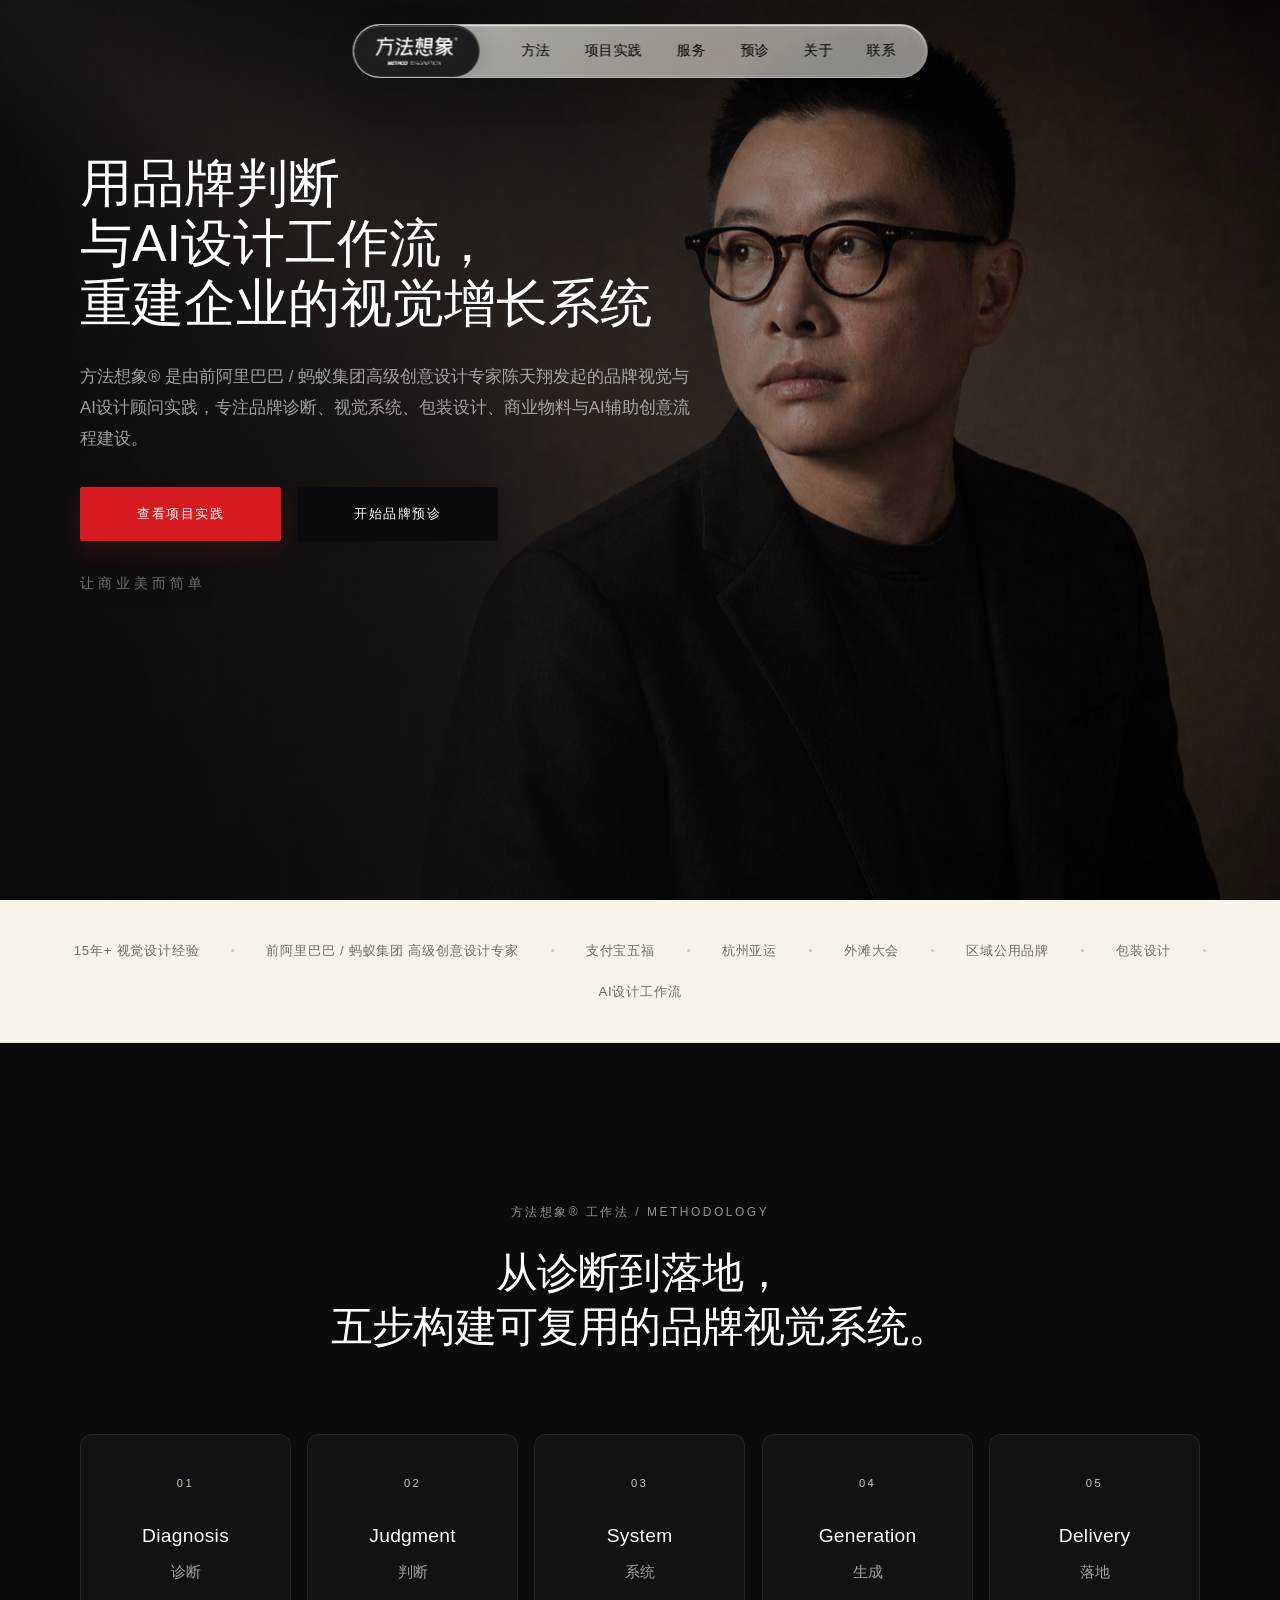
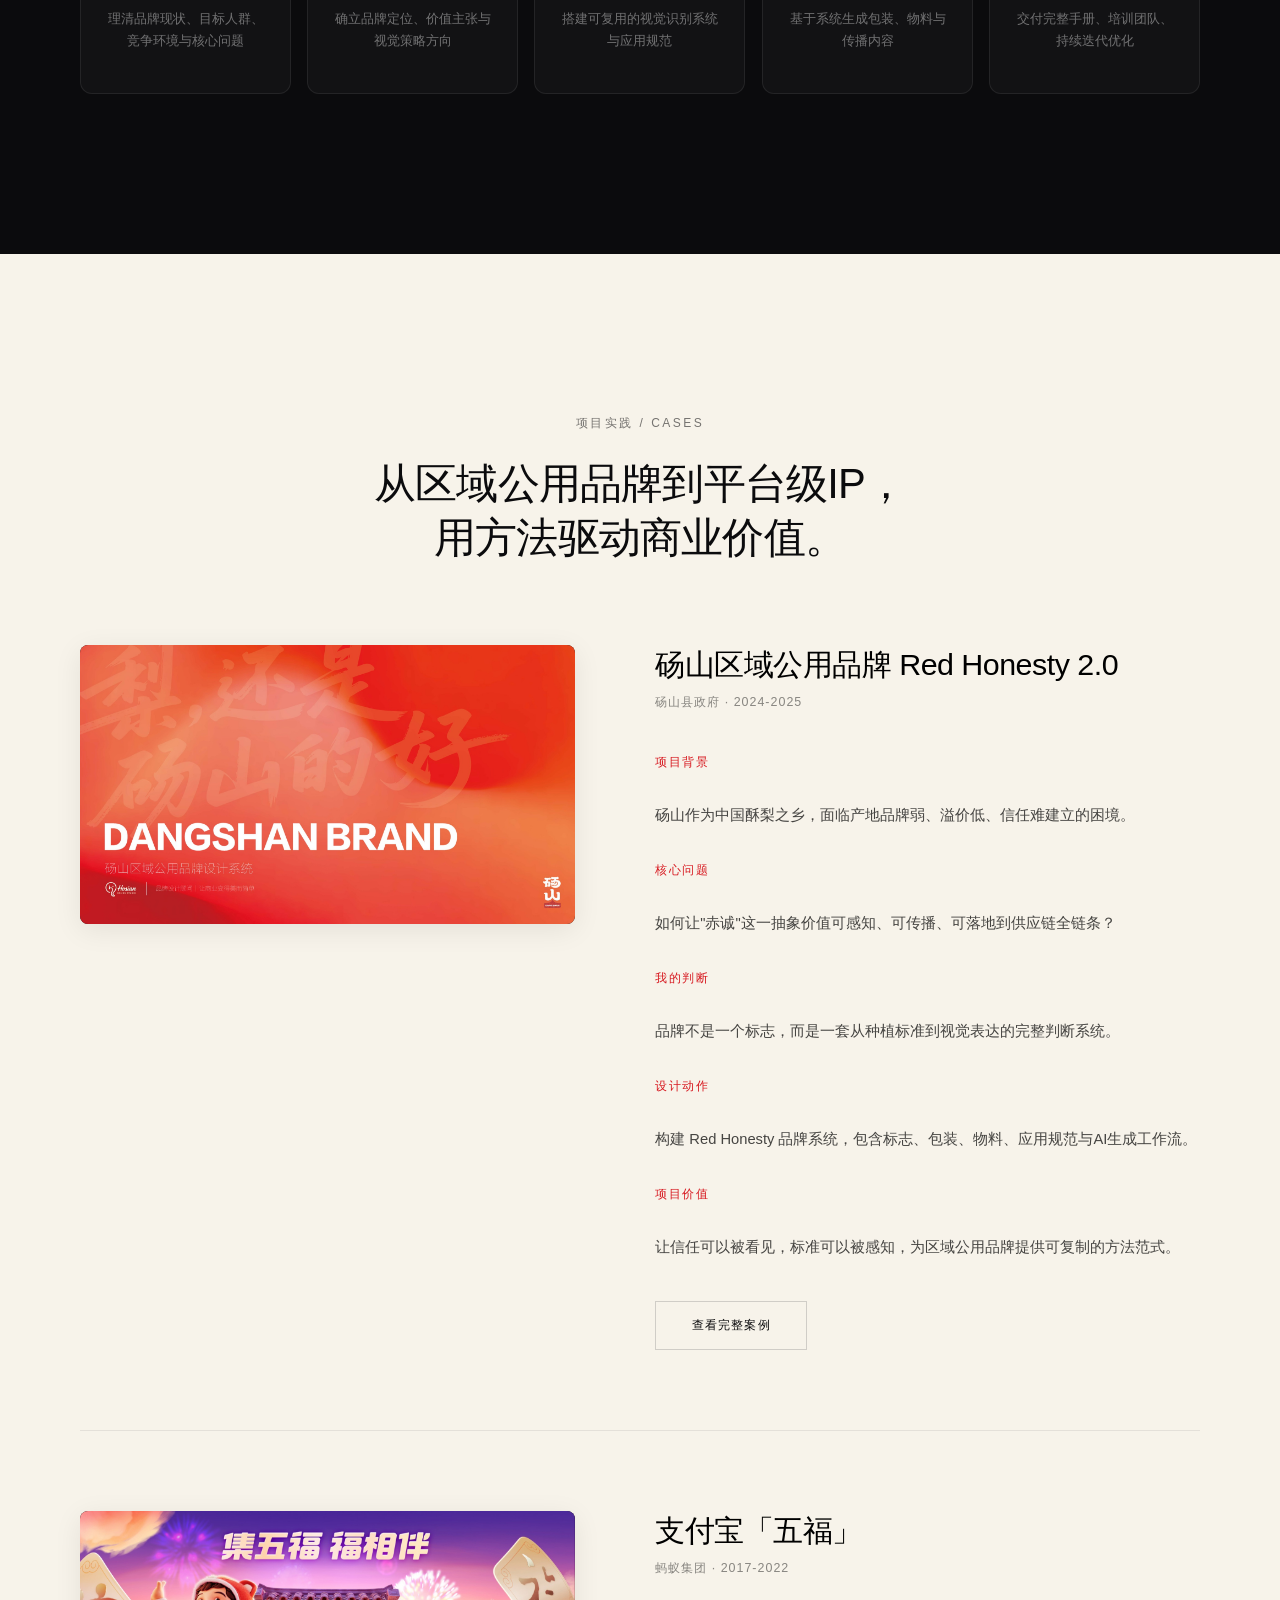
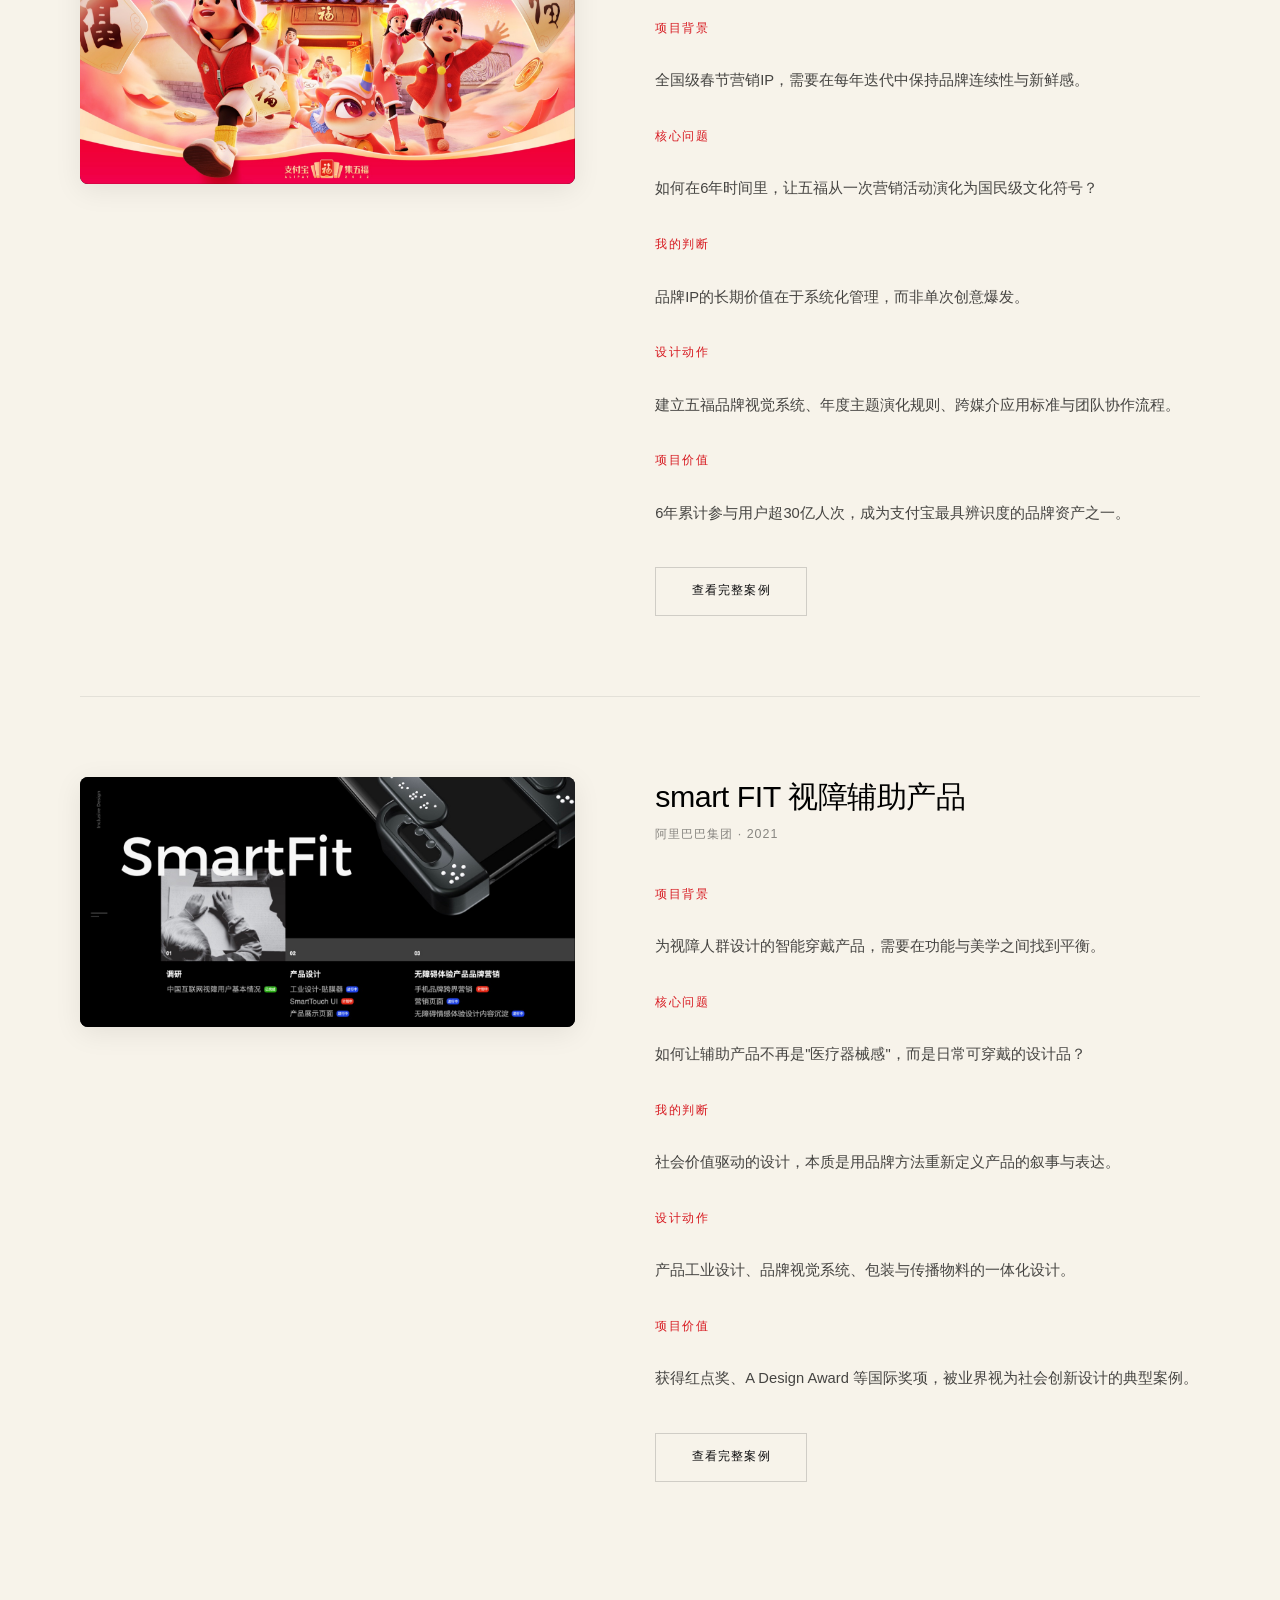
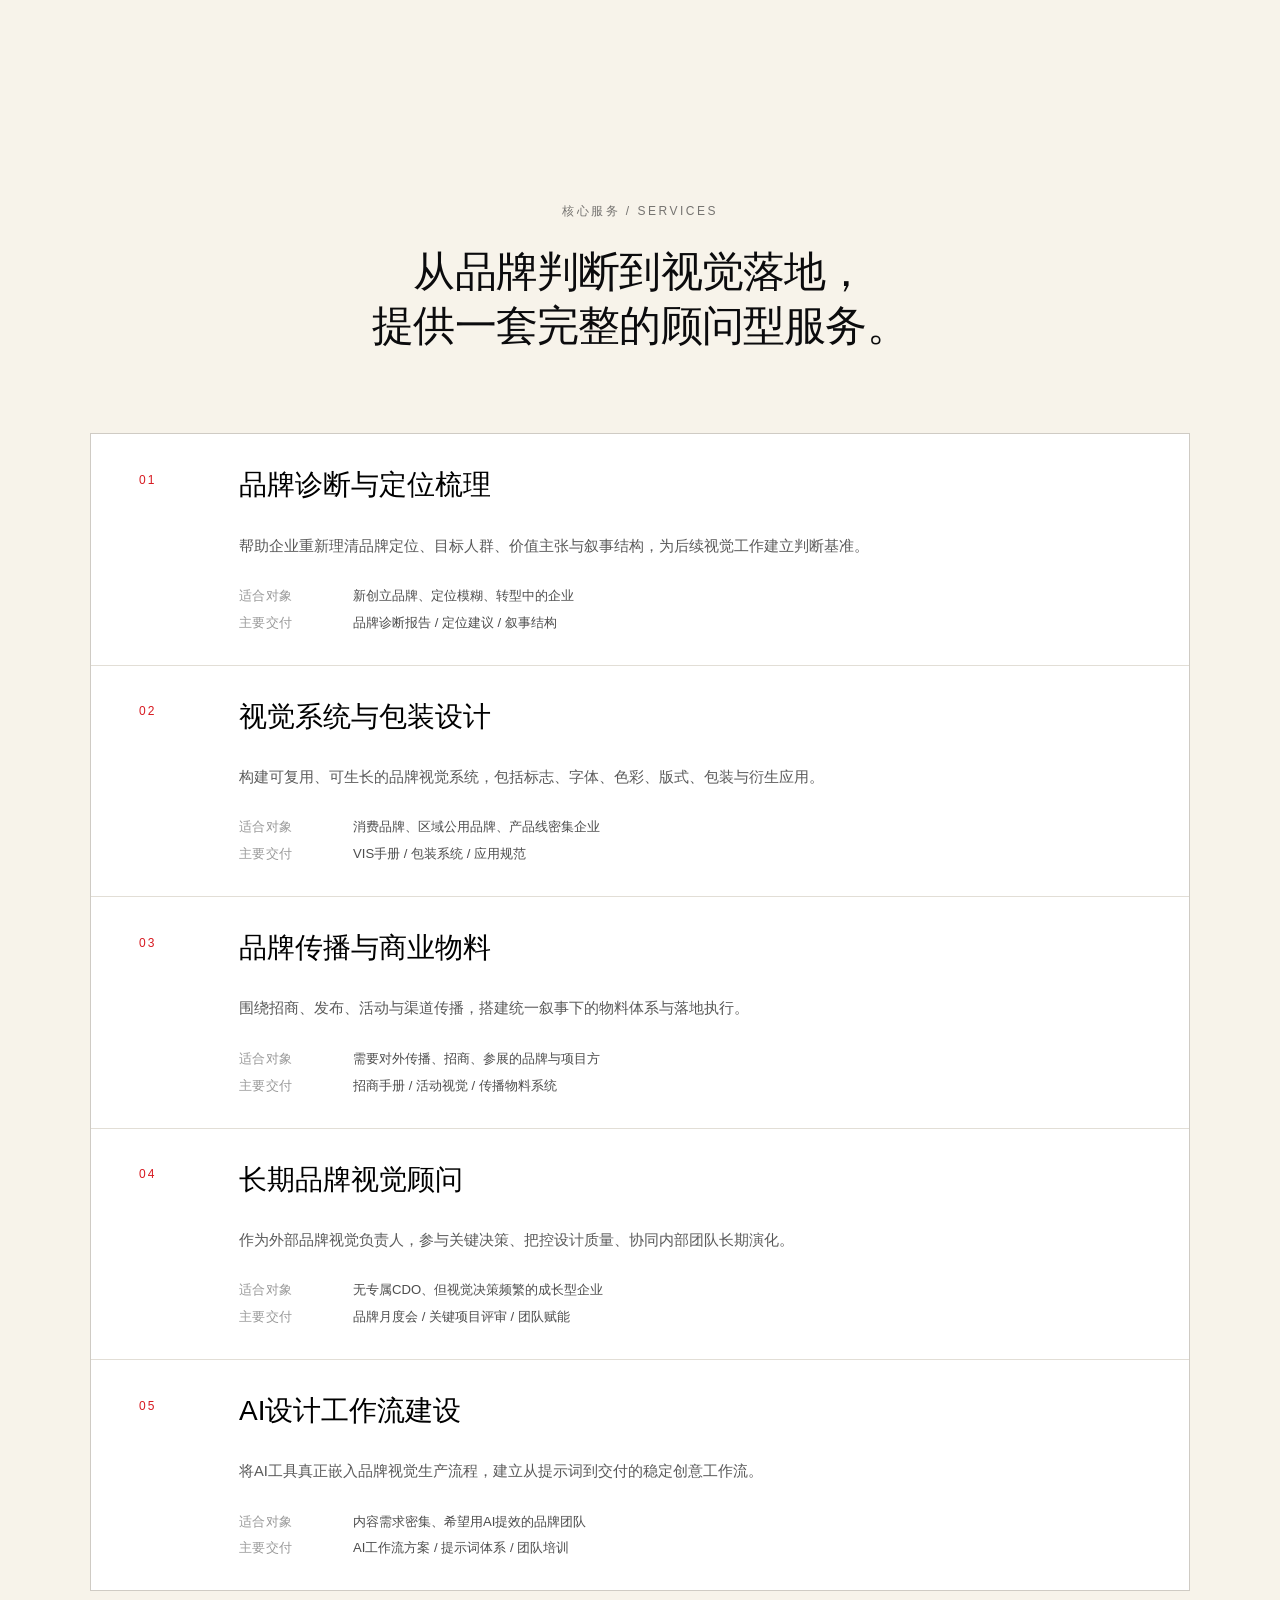
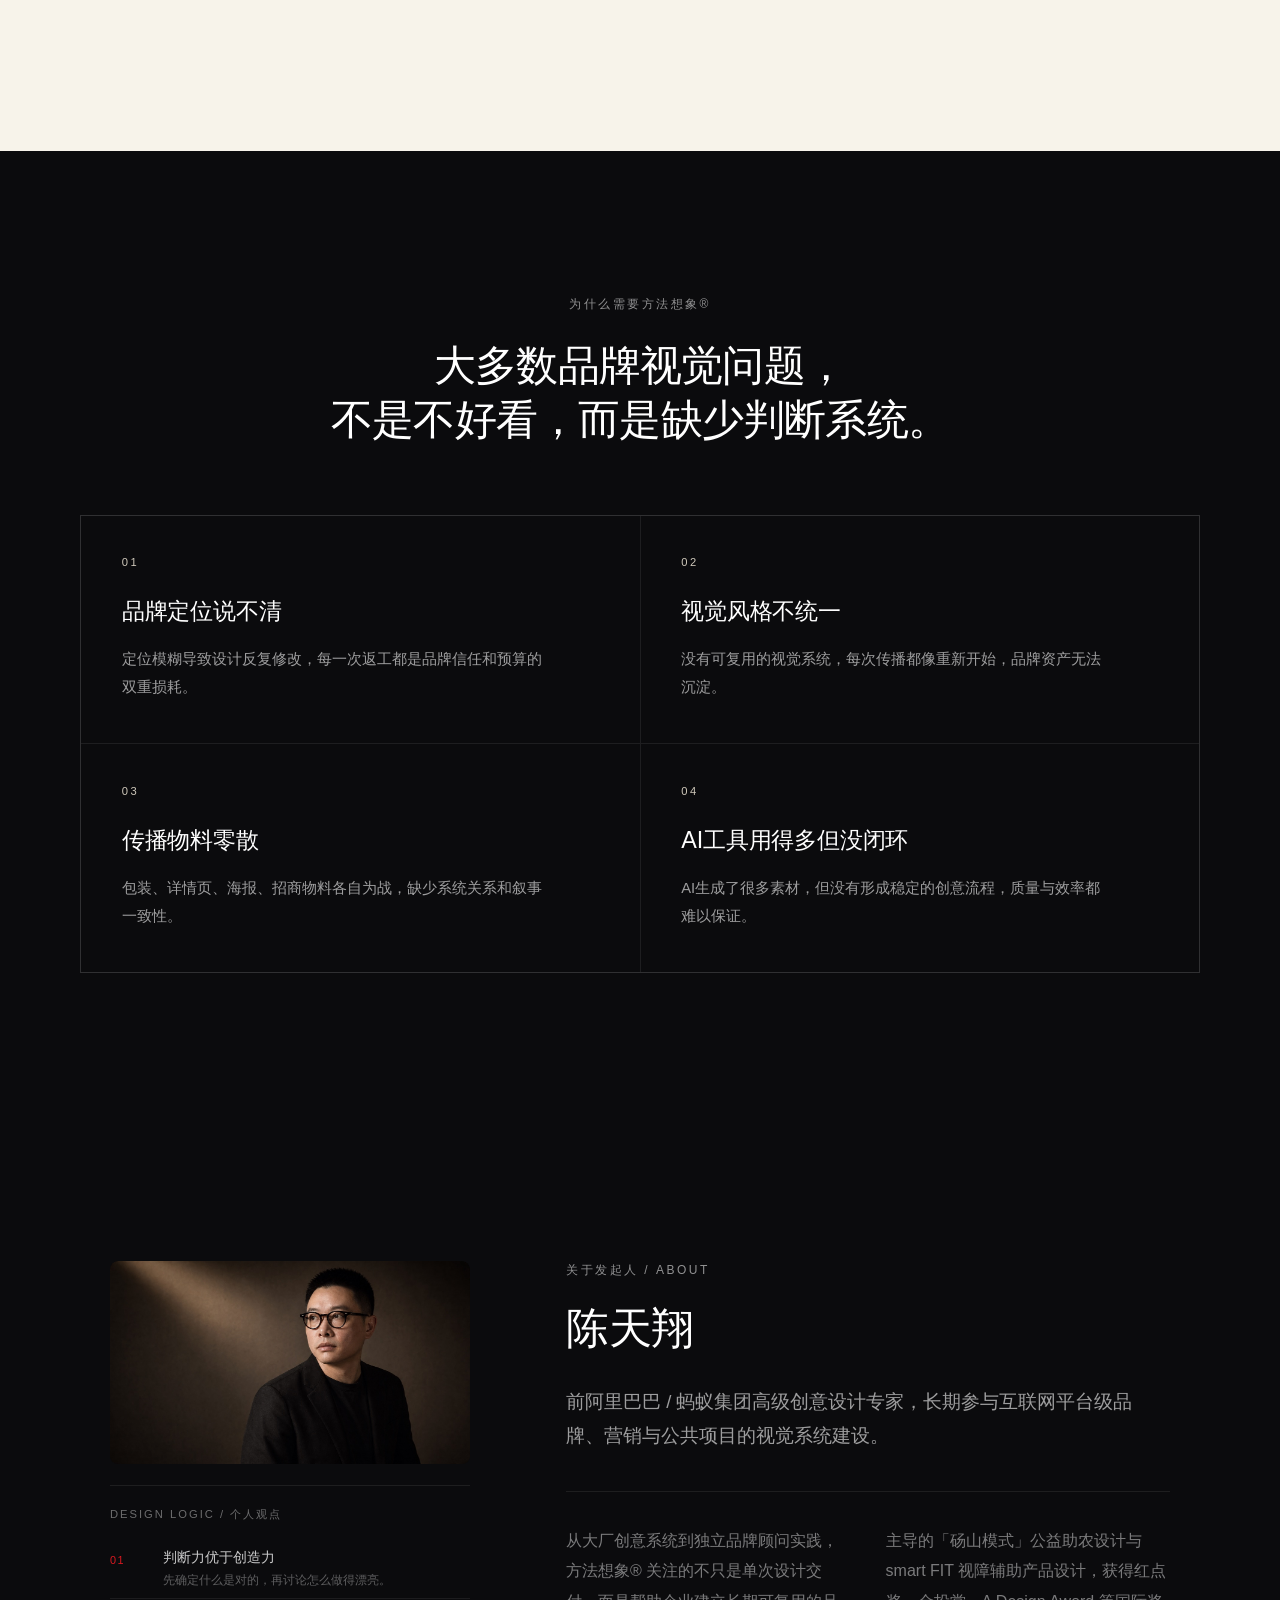
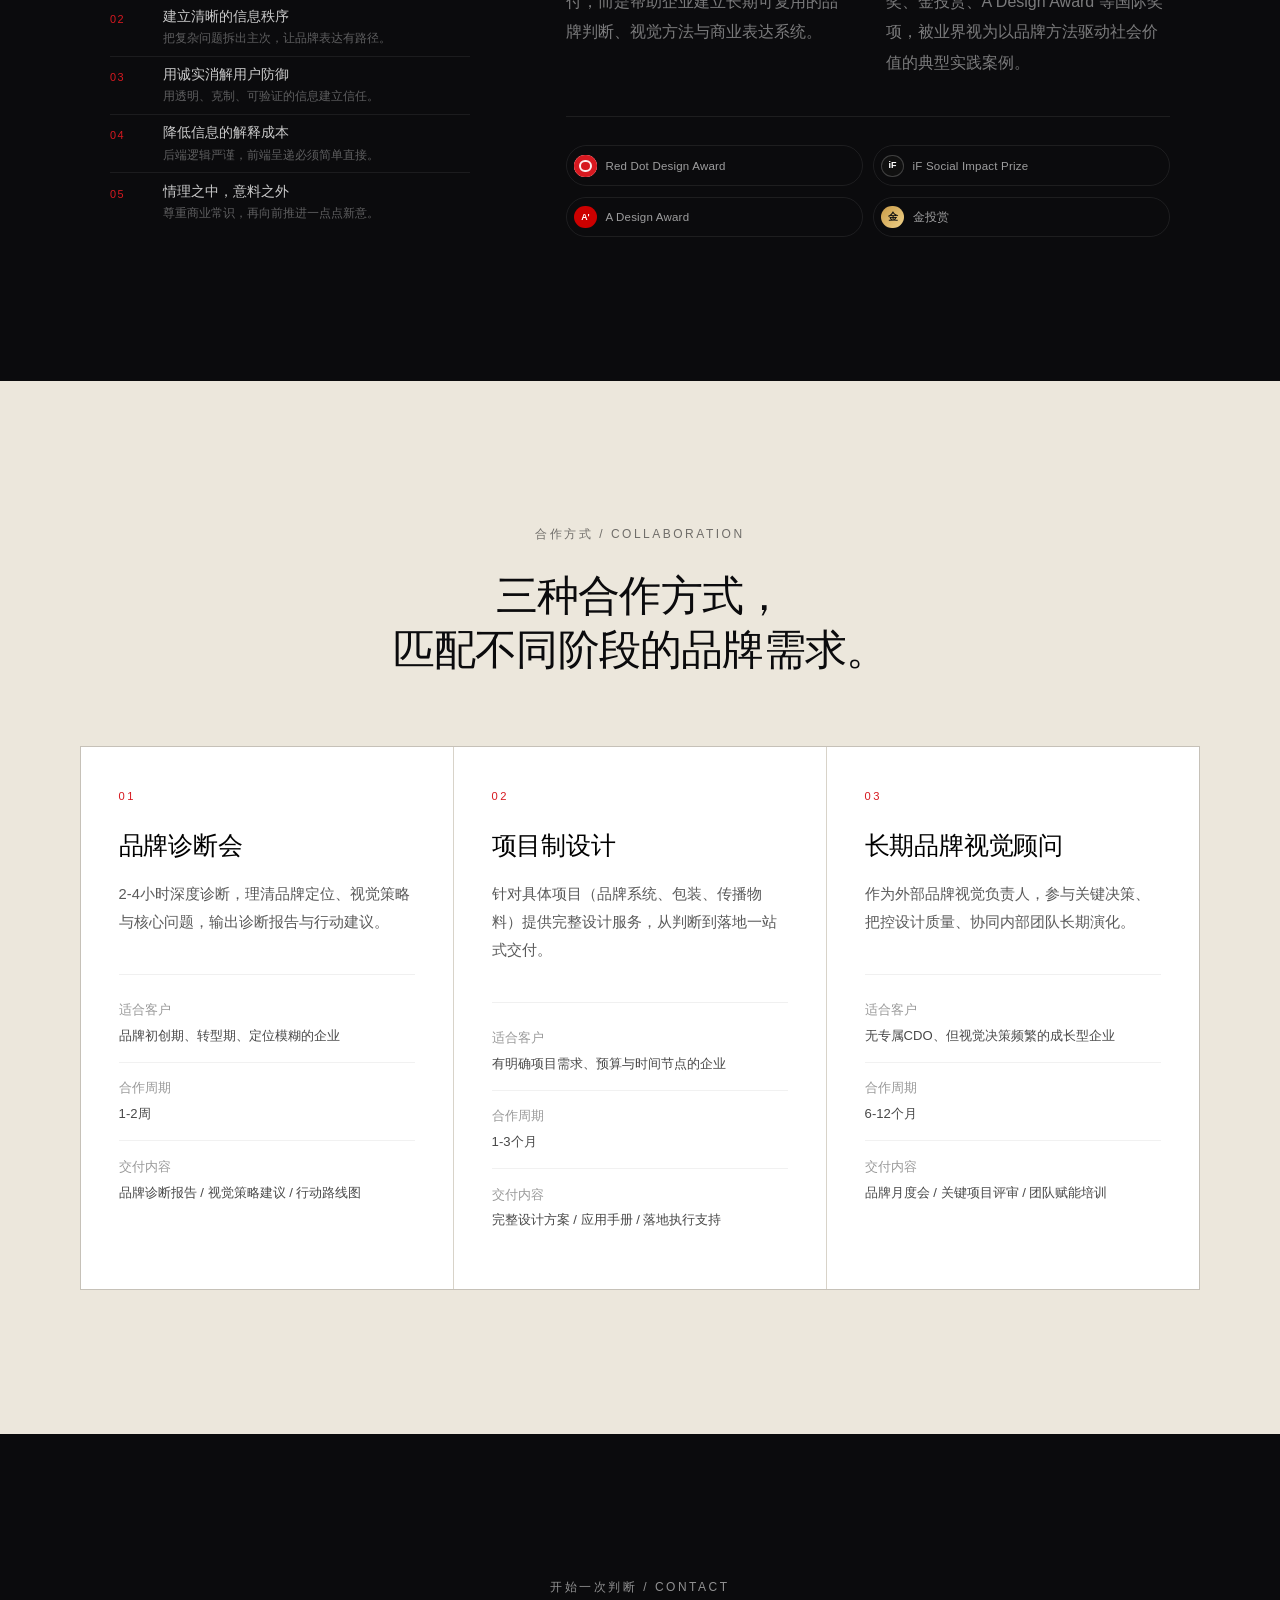
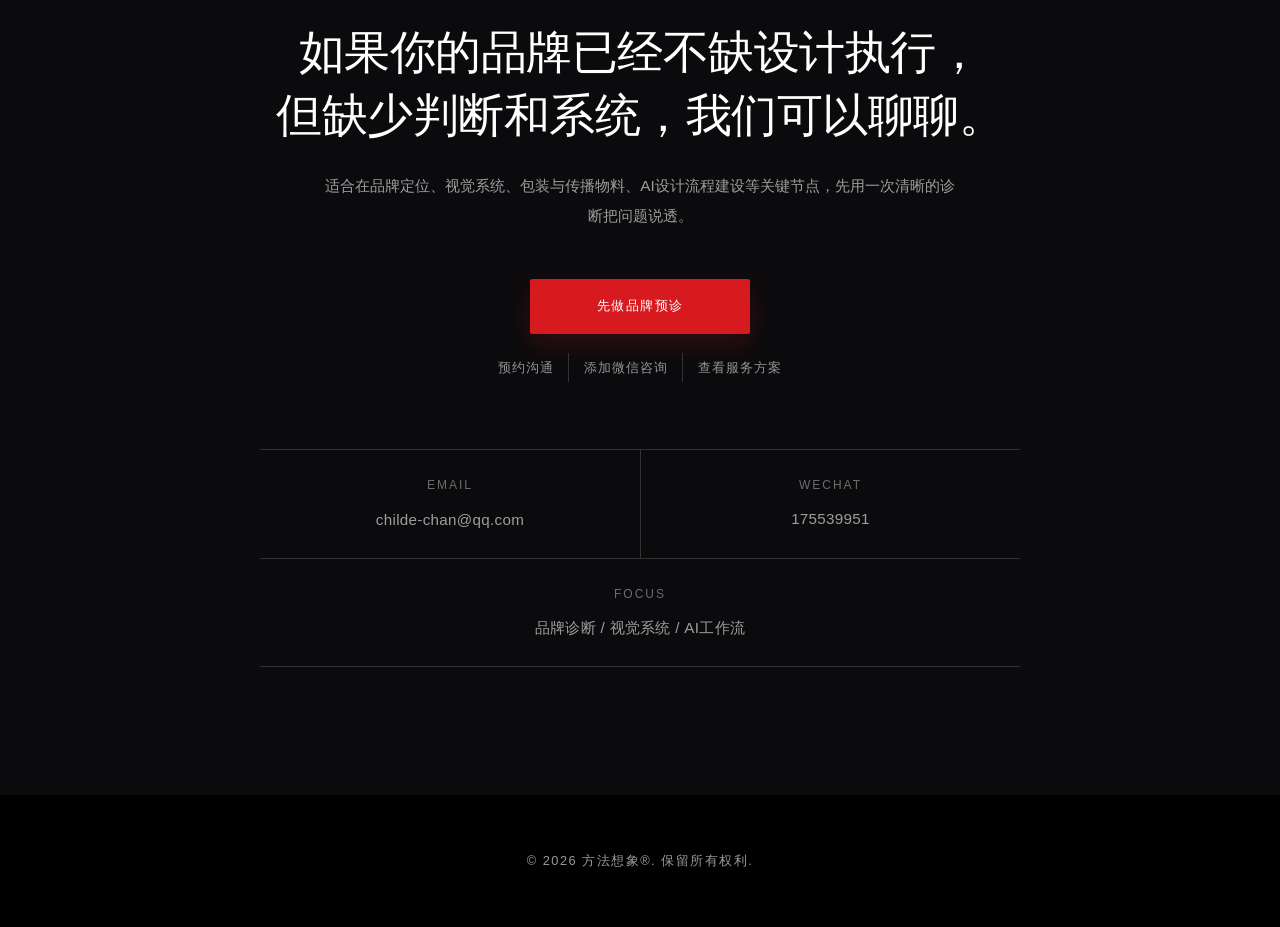
<file: index.html>
<!DOCTYPE html>
<html lang="zh-CN">
<head>
    <meta charset="UTF-8">
    <meta name="viewport" content="width=device-width, initial-scale=1.0">
    <meta name="description" content="方法想象® 是陈天翔在杭州发起的品牌视觉与AI设计顾问实践，提供品牌诊断、视觉系统、包装设计、商业物料与AI设计工作流服务。">
    <meta name="baidu-site-verification" content="codeva-MxFgpBnVlg">
    <title>陈天翔｜方法想象®｜杭州品牌视觉与AI设计顾问</title>
    <link rel="canonical" href="https://www.methodimagination.com/">
    <meta property="og:type" content="website">
    <meta property="og:title" content="陈天翔｜方法想象®｜杭州品牌视觉与AI设计顾问">
    <meta property="og:description" content="方法想象® 提供品牌诊断、视觉系统、包装设计、商业物料与AI设计工作流服务。">
    <meta property="og:url" content="https://www.methodimagination.com/">
    <meta property="og:image" content="https://www.methodimagination.com/images/share-cover.jpg">
    <meta property="og:image:secure_url" content="https://www.methodimagination.com/images/share-cover.jpg">
    <meta property="og:image:width" content="1200">
    <meta property="og:image:height" content="630">
    <meta property="og:image:alt" content="方法想象®｜品牌视觉与 AI 设计顾问">
    <meta name="twitter:card" content="summary_large_image">
    <meta name="twitter:title" content="陈天翔｜方法想象®｜杭州品牌视觉与AI设计顾问">
    <meta name="twitter:description" content="方法想象® 提供品牌诊断、视觉系统、包装设计、商业物料与AI设计工作流服务。">
    <meta name="twitter:image" content="https://www.methodimagination.com/images/share-cover.jpg">
    <link rel="stylesheet" href="style.css">
    <link rel="stylesheet" href="brand.css">
</head>
<body>
    <!-- 导航 -->
    <nav class="navbar">
        <div class="nav-capsule">
            <a href="#hero" class="nav-logo" aria-label="返回首页">
                <img src="images/logo-light-trim.png" alt="方法想象">
            </a>
            <ul class="nav-links">
                <li><a href="#method">方法</a></li>
                <li><a href="#cases">项目实践</a></li>
                <li><a href="#services">服务</a></li>
                <li><a href="diagnosis.html">预诊</a></li>
                <li><a href="#about">关于</a></li>
                <li><a href="#contact">联系</a></li>
            </ul>
        </div>
    </nav>

    <!-- 1. Hero 首屏 -->
    <section id="hero" class="hero section--dark">
        <div class="hero-bg">
            <img src="images/optimized/profile-hero.jpg" alt="陈天翔" fetchpriority="high" decoding="async">
        </div>
        <div class="hero-overlay-dark"></div>
        <div class="container hero-inner">
            <div class="hero-content-wrapper">
                <h1 class="hero-h1">用品牌判断<br>与AI设计工作流，<br>重建企业的视觉增长系统</h1>
                <p class="hero-lead">方法想象® 是由前阿里巴巴 / 蚂蚁集团高级创意设计专家陈天翔发起的品牌视觉与AI设计顾问实践，专注品牌诊断、视觉系统、包装设计、商业物料与AI辅助创意流程建设。</p>
                <div class="hero-cta">
                    <a href="#cases" class="btn btn-accent">查看项目实践</a>
                    <a href="diagnosis.html" class="btn btn-ghost">开始品牌预诊</a>
                </div>
                <p class="hero-tagline">让商业美而简单</p>
            </div>
        </div>
    </section>

    <!-- 2. 信任背书条 -->
    <section class="trust-strip">
        <div class="trust-track">
            <span class="trust-item">15年+ 视觉设计经验</span>
            <span class="trust-dot"></span>
            <span class="trust-item">前阿里巴巴 / 蚂蚁集团 高级创意设计专家</span>
            <span class="trust-dot"></span>
            <span class="trust-item">支付宝五福</span>
            <span class="trust-dot"></span>
            <span class="trust-item">杭州亚运</span>
            <span class="trust-dot"></span>
            <span class="trust-item">外滩大会</span>
            <span class="trust-dot"></span>
            <span class="trust-item">区域公用品牌</span>
            <span class="trust-dot"></span>
            <span class="trust-item">包装设计</span>
            <span class="trust-dot"></span>
            <span class="trust-item">AI设计工作流</span>
        </div>
    </section>

    <!-- 3. 方法想象® 工作法 -->
    <section id="method" class="method section--dark">
        <div class="container">
            <div class="section-head">
                <p class="section-eyebrow">方法想象® 工作法 / Methodology</p>
                <h2 class="section-h2">从诊断到落地，<br>五步构建可复用的品牌视觉系统。</h2>
            </div>
            <div class="method-flow">
                <div class="method-step">
                    <span class="step-num">01</span>
                    <h3 class="step-en">Diagnosis</h3>
                    <p class="step-cn">诊断</p>
                    <p class="step-desc">理清品牌现状、目标人群、竞争环境与核心问题</p>
                </div>
                <div class="method-step">
                    <span class="step-num">02</span>
                    <h3 class="step-en">Judgment</h3>
                    <p class="step-cn">判断</p>
                    <p class="step-desc">确立品牌定位、价值主张与视觉策略方向</p>
                </div>
                <div class="method-step">
                    <span class="step-num">03</span>
                    <h3 class="step-en">System</h3>
                    <p class="step-cn">系统</p>
                    <p class="step-desc">搭建可复用的视觉识别系统与应用规范</p>
                </div>
                <div class="method-step">
                    <span class="step-num">04</span>
                    <h3 class="step-en">Generation</h3>
                    <p class="step-cn">生成</p>
                    <p class="step-desc">基于系统生成包装、物料与传播内容</p>
                </div>
                <div class="method-step">
                    <span class="step-num">05</span>
                    <h3 class="step-en">Delivery</h3>
                    <p class="step-cn">落地</p>
                    <p class="step-desc">交付完整手册、培训团队、持续迭代优化</p>
                </div>
            </div>
        </div>
    </section>

    <!-- 4. 项目实践 -->
    <section id="cases" class="cases">
        <div class="container">
            <div class="section-head">
                <p class="section-eyebrow">项目实践 / Cases</p>
                <h2 class="section-h2">从区域公用品牌到平台级IP，<br>用方法驱动商业价值。</h2>
            </div>

            <article class="case-item">
                <a href="dangshan.html" class="case-visual case-visual-link" aria-label="查看砀山区域公用品牌完整案例">
                    <img src="images/optimized/red-honesty-2-0-016-13f9caa90f.jpg" alt="砀山 Red Honesty 2.0" loading="lazy" decoding="async">
                </a>
                <div class="case-narrative">
                    <h3 class="case-title"><a href="dangshan.html">砀山区域公用品牌 Red Honesty 2.0</a></h3>
                    <p class="case-meta">砀山县政府 · 2024-2025</p>
                    <dl class="case-story">
                        <dt>项目背景</dt>
                        <dd>砀山作为中国酥梨之乡，面临产地品牌弱、溢价低、信任难建立的困境。</dd>
                        <dt>核心问题</dt>
                        <dd>如何让"赤诚"这一抽象价值可感知、可传播、可落地到供应链全链条？</dd>
                        <dt>我的判断</dt>
                        <dd>品牌不是一个标志，而是一套从种植标准到视觉表达的完整判断系统。</dd>
                        <dt>设计动作</dt>
                        <dd>构建 Red Honesty 品牌系统，包含标志、包装、物料、应用规范与AI生成工作流。</dd>
                        <dt>项目价值</dt>
                        <dd>让信任可以被看见，标准可以被感知，为区域公用品牌提供可复制的方法范式。</dd>
                    </dl>
                    <div class="case-actions">
                        <a href="dangshan.html" class="case-more-link">查看完整案例</a>
                    </div>
                </div>
            </article>

            <article class="case-item">
                <a href="wufu.html" class="case-visual case-visual-link" aria-label="查看支付宝五福完整案例">
                    <img src="images/optimized/wufu-cover.jpg" alt="支付宝五福" loading="lazy" decoding="async">
                </a>
                <div class="case-narrative">
                    <h3 class="case-title"><a href="wufu.html">支付宝「五福」</a></h3>
                    <p class="case-meta">蚂蚁集团 · 2017-2022</p>
                    <dl class="case-story">
                        <dt>项目背景</dt>
                        <dd>全国级春节营销IP，需要在每年迭代中保持品牌连续性与新鲜感。</dd>
                        <dt>核心问题</dt>
                        <dd>如何在6年时间里，让五福从一次营销活动演化为国民级文化符号？</dd>
                        <dt>我的判断</dt>
                        <dd>品牌IP的长期价值在于系统化管理，而非单次创意爆发。</dd>
                        <dt>设计动作</dt>
                        <dd>建立五福品牌视觉系统、年度主题演化规则、跨媒介应用标准与团队协作流程。</dd>
                        <dt>项目价值</dt>
                        <dd>6年累计参与用户超30亿人次，成为支付宝最具辨识度的品牌资产之一。</dd>
                    </dl>
                    <div class="case-actions">
                        <a href="wufu.html" class="case-more-link">查看完整案例</a>
                    </div>
                </div>
            </article>

            <article class="case-item">
                <a href="smartfit.html" class="case-visual case-visual-link" aria-label="查看 smart FIT 完整案例">
                    <img src="images/optimized/smartfit-cover.jpg" alt="smart FIT" loading="lazy" decoding="async">
                </a>
                <div class="case-narrative">
                    <h3 class="case-title"><a href="smartfit.html">smart FIT 视障辅助产品</a></h3>
                    <p class="case-meta">阿里巴巴集团 · 2021</p>
                    <dl class="case-story">
                        <dt>项目背景</dt>
                        <dd>为视障人群设计的智能穿戴产品，需要在功能与美学之间找到平衡。</dd>
                        <dt>核心问题</dt>
                        <dd>如何让辅助产品不再是"医疗器械感"，而是日常可穿戴的设计品？</dd>
                        <dt>我的判断</dt>
                        <dd>社会价值驱动的设计，本质是用品牌方法重新定义产品的叙事与表达。</dd>
                        <dt>设计动作</dt>
                        <dd>产品工业设计、品牌视觉系统、包装与传播物料的一体化设计。</dd>
                        <dt>项目价值</dt>
                        <dd>获得红点奖、A Design Award 等国际奖项，被业界视为社会创新设计的典型案例。</dd>
                    </dl>
                    <div class="case-actions">
                        <a href="smartfit.html" class="case-more-link">查看完整案例</a>
                    </div>
                </div>
            </article>
        </div>
    </section>

    <!-- 5. 核心服务 -->
    <section id="services" class="services">
        <div class="container">
            <div class="section-head">
                <p class="section-eyebrow">核心服务 / Services</p>
                <h2 class="section-h2">从品牌判断到视觉落地，<br>提供一套完整的顾问型服务。</h2>
            </div>
            <div class="service-grid">
                <div class="service-card">
                    <span class="service-num">01</span>
                    <h3>品牌诊断与定位梳理</h3>
                    <p class="service-desc">帮助企业重新理清品牌定位、目标人群、价值主张与叙事结构，为后续视觉工作建立判断基准。</p>
                    <dl class="service-meta">
                        <dt>适合对象</dt><dd>新创立品牌、定位模糊、转型中的企业</dd>
                        <dt>主要交付</dt><dd>品牌诊断报告 / 定位建议 / 叙事结构</dd>
                    </dl>
                </div>
                <div class="service-card">
                    <span class="service-num">02</span>
                    <h3>视觉系统与包装设计</h3>
                    <p class="service-desc">构建可复用、可生长的品牌视觉系统，包括标志、字体、色彩、版式、包装与衍生应用。</p>
                    <dl class="service-meta">
                        <dt>适合对象</dt><dd>消费品牌、区域公用品牌、产品线密集企业</dd>
                        <dt>主要交付</dt><dd>VIS手册 / 包装系统 / 应用规范</dd>
                    </dl>
                </div>
                <div class="service-card">
                    <span class="service-num">03</span>
                    <h3>品牌传播与商业物料</h3>
                    <p class="service-desc">围绕招商、发布、活动与渠道传播，搭建统一叙事下的物料体系与落地执行。</p>
                    <dl class="service-meta">
                        <dt>适合对象</dt><dd>需要对外传播、招商、参展的品牌与项目方</dd>
                        <dt>主要交付</dt><dd>招商手册 / 活动视觉 / 传播物料系统</dd>
                    </dl>
                </div>
                <div class="service-card">
                    <span class="service-num">04</span>
                    <h3>长期品牌视觉顾问</h3>
                    <p class="service-desc">作为外部品牌视觉负责人，参与关键决策、把控设计质量、协同内部团队长期演化。</p>
                    <dl class="service-meta">
                        <dt>适合对象</dt><dd>无专属CDO、但视觉决策频繁的成长型企业</dd>
                        <dt>主要交付</dt><dd>品牌月度会 / 关键项目评审 / 团队赋能</dd>
                    </dl>
                </div>
                <div class="service-card">
                    <span class="service-num">05</span>
                    <h3>AI设计工作流建设</h3>
                    <p class="service-desc">将AI工具真正嵌入品牌视觉生产流程，建立从提示词到交付的稳定创意工作流。</p>
                    <dl class="service-meta">
                        <dt>适合对象</dt><dd>内容需求密集、希望用AI提效的品牌团队</dd>
                        <dt>主要交付</dt><dd>AI工作流方案 / 提示词体系 / 团队培训</dd>
                    </dl>
                </div>
            </div>
        </div>
    </section>

    <!-- 6. 品牌问题 -->
    <section class="problems section--dark">
        <div class="container">
            <div class="section-head">
                <p class="section-eyebrow">为什么需要方法想象®</p>
                <h2 class="section-h2">大多数品牌视觉问题，<br>不是不好看，而是缺少判断系统。</h2>
            </div>
            <div class="problem-grid">
                <div class="problem-card">
                    <span class="problem-num">01</span>
                    <h3>品牌定位说不清</h3>
                    <p>定位模糊导致设计反复修改，每一次返工都是品牌信任和预算的双重损耗。</p>
                </div>
                <div class="problem-card">
                    <span class="problem-num">02</span>
                    <h3>视觉风格不统一</h3>
                    <p>没有可复用的视觉系统，每次传播都像重新开始，品牌资产无法沉淀。</p>
                </div>
                <div class="problem-card">
                    <span class="problem-num">03</span>
                    <h3>传播物料零散</h3>
                    <p>包装、详情页、海报、招商物料各自为战，缺少系统关系和叙事一致性。</p>
                </div>
                <div class="problem-card">
                    <span class="problem-num">04</span>
                    <h3>AI工具用得多但没闭环</h3>
                    <p>AI生成了很多素材，但没有形成稳定的创意流程，质量与效率都难以保证。</p>
                </div>
            </div>
        </div>
    </section>

    <!-- 7. 关于发起人 -->
    <section id="about" class="about section--dark">
        <div class="container">
            <div class="about-grid">
                <div class="about-visual">
                    <img src="images/optimized/profile-about.jpg" alt="陈天翔" loading="lazy" decoding="async">
                    <div class="about-logic">
                        <p class="about-logic-label">Design Logic / 个人观点</p>
                        <ol class="about-logic-list">
                            <li><span>01</span><strong>判断力优于创造力</strong><em>先确定什么是对的，再讨论怎么做得漂亮。</em></li>
                            <li><span>02</span><strong>建立清晰的信息秩序</strong><em>把复杂问题拆出主次，让品牌表达有路径。</em></li>
                            <li><span>03</span><strong>用诚实消解用户防御</strong><em>用透明、克制、可验证的信息建立信任。</em></li>
                            <li><span>04</span><strong>降低信息的解释成本</strong><em>后端逻辑严谨，前端呈递必须简单直接。</em></li>
                            <li><span>05</span><strong>情理之中，意料之外</strong><em>尊重商业常识，再向前推进一点点新意。</em></li>
                        </ol>
                    </div>
                </div>
                <div class="about-text">
                    <p class="section-eyebrow">关于发起人 / About</p>
                    <h2 class="about-h2">陈天翔</h2>
                    <p class="about-lead">前阿里巴巴 / 蚂蚁集团高级创意设计专家，长期参与互联网平台级品牌、营销与公共项目的视觉系统建设。</p>
                    <div class="about-copy">
                        <p class="about-body">从大厂创意系统到独立品牌顾问实践，方法想象® 关注的不只是单次设计交付，而是帮助企业建立长期可复用的品牌判断、视觉方法与商业表达系统。</p>
                        <p class="about-body">主导的「砀山模式」公益助农设计与 smart FIT 视障辅助产品设计，获得红点奖、金投赏、A Design Award 等国际奖项，被业界视为以品牌方法驱动社会价值的典型实践案例。</p>
                    </div>
                    <ul class="awards-list">
                        <li><span class="award-icon award-icon-red">●</span><span>Red Dot Design Award</span></li>
                        <li><span class="award-icon award-icon-if">iF</span><span>iF Social Impact Prize</span></li>
                        <li><span class="award-icon award-icon-a">A'</span><span>A Design Award</span></li>
                        <li><span class="award-icon award-icon-jin">金</span><span>金投赏</span></li>
                    </ul>
                </div>
            </div>
        </div>
    </section>

    <!-- 8. 合作方式 -->
    <section class="plans">
        <div class="container">
            <div class="section-head">
                <p class="section-eyebrow">合作方式 / Collaboration</p>
                <h2 class="section-h2">三种合作方式，<br>匹配不同阶段的品牌需求。</h2>
            </div>
            <div class="plan-grid">
                <div class="plan-card">
                    <span class="plan-num">01</span>
                    <h3>品牌诊断会</h3>
                    <p class="plan-desc">2-4小时深度诊断，理清品牌定位、视觉策略与核心问题，输出诊断报告与行动建议。</p>
                    <dl class="plan-meta">
                        <div><dt>适合客户</dt><dd>品牌初创期、转型期、定位模糊的企业</dd></div>
                        <div><dt>合作周期</dt><dd>1-2周</dd></div>
                        <div><dt>交付内容</dt><dd>品牌诊断报告 / 视觉策略建议 / 行动路线图</dd></div>
                    </dl>
                </div>
                <div class="plan-card">
                    <span class="plan-num">02</span>
                    <h3>项目制设计</h3>
                    <p class="plan-desc">针对具体项目（品牌系统、包装、传播物料）提供完整设计服务，从判断到落地一站式交付。</p>
                    <dl class="plan-meta">
                        <div><dt>适合客户</dt><dd>有明确项目需求、预算与时间节点的企业</dd></div>
                        <div><dt>合作周期</dt><dd>1-3个月</dd></div>
                        <div><dt>交付内容</dt><dd>完整设计方案 / 应用手册 / 落地执行支持</dd></div>
                    </dl>
                </div>
                <div class="plan-card">
                    <span class="plan-num">03</span>
                    <h3>长期品牌视觉顾问</h3>
                    <p class="plan-desc">作为外部品牌视觉负责人，参与关键决策、把控设计质量、协同内部团队长期演化。</p>
                    <dl class="plan-meta">
                        <div><dt>适合客户</dt><dd>无专属CDO、但视觉决策频繁的成长型企业</dd></div>
                        <div><dt>合作周期</dt><dd>6-12个月</dd></div>
                        <div><dt>交付内容</dt><dd>品牌月度会 / 关键项目评审 / 团队赋能培训</dd></div>
                    </dl>
                </div>
            </div>
        </div>
    </section>

    <!-- 9. 联系 -->
    <section id="contact" class="contact section--dark">
        <div class="container">
            <div class="contact-content">
                <p class="section-eyebrow">开始一次判断 / Contact</p>
                <h2 class="contact-h2">如果你的品牌已经不缺设计执行，<br>但缺少判断和系统，我们可以聊聊。</h2>
                <p class="contact-sub">适合在品牌定位、视觉系统、包装与传播物料、AI设计流程建设等关键节点，先用一次清晰的诊断把问题说透。</p>
                <div class="contact-cta">
                    <a href="diagnosis.html" class="btn btn-accent">先做品牌预诊</a>
                    <div class="contact-secondary-actions">
                        <a href="mailto:childe-chan@qq.com">预约沟通</a>
                        <button type="button" data-wechat-id="175539951">添加微信咨询</button>
                        <a href="#services">查看服务方案</a>
                    </div>
                </div>
                <p class="wechat-copy-hint" aria-live="polite"></p>
                <div class="contact-channels">
                    <div class="contact-channel">
                        <p class="channel-label">Email</p>
                        <a class="channel-value" href="mailto:childe-chan@qq.com">childe-chan@qq.com</a>
                    </div>
                    <div class="contact-channel">
                        <p class="channel-label">WeChat</p>
                        <p class="channel-value">175539951</p>
                    </div>
                    <div class="contact-channel">
                        <p class="channel-label">Focus</p>
                        <p class="channel-value">品牌诊断 / 视觉系统 / AI工作流</p>
                    </div>
                </div>
            </div>
        </div>
    </section>

    <footer class="footer">
        <div class="container">
            <p>&copy; 2026 方法想象®. 保留所有权利.</p>
        </div>
    </footer>
    <script>
        (() => {
            const sections = [...document.querySelectorAll('section[id]')];
            const navLinks = [...document.querySelectorAll('.nav-links a')];
            const revealTargets = [
                ...document.querySelectorAll('.section-head, .method-step, .logic-card, .case-item, .service-card, .problem-card, .plan-card, .about-grid, .contact-content')
            ];

            document.documentElement.classList.add('js-enabled');

            const setActiveLink = (id) => {
                navLinks.forEach((link) => {
                    link.classList.toggle('is-active', link.getAttribute('href') === `#${id}`);
                });
            };

            const navObserver = new IntersectionObserver((entries) => {
                const visible = entries
                    .filter((entry) => entry.isIntersecting)
                    .sort((a, b) => b.intersectionRatio - a.intersectionRatio)[0];

                if (visible) {
                    setActiveLink(visible.target.id);
                }
            }, {
                rootMargin: '-30% 0px -55% 0px',
                threshold: [0.2, 0.45, 0.7]
            });

            sections.forEach((section) => navObserver.observe(section));

            const revealObserver = new IntersectionObserver((entries, observer) => {
                entries.forEach((entry) => {
                    if (entry.isIntersecting) {
                        entry.target.classList.add('is-visible');
                        observer.unobserve(entry.target);
                    }
                });
            }, {
                rootMargin: '0px 0px -12% 0px',
                threshold: 0.12
            });

            revealTargets.forEach((target) => revealObserver.observe(target));

            const wechatButton = document.querySelector('[data-wechat-id]');
            const wechatHint = document.querySelector('.wechat-copy-hint');

            if (wechatButton) {
                const defaultLabel = wechatButton.textContent;
                const wechatId = wechatButton.dataset.wechatId;

                const copyWechatId = async () => {
                    try {
                        await navigator.clipboard.writeText(wechatId);
                        return true;
                    } catch (error) {
                        const input = document.createElement('textarea');
                        input.value = wechatId;
                        input.setAttribute('readonly', '');
                        input.style.position = 'fixed';
                        input.style.opacity = '0';
                        document.body.appendChild(input);
                        input.select();

                        try {
                            return document.execCommand('copy');
                        } catch (fallbackError) {
                            return false;
                        } finally {
                            input.remove();
                        }
                    }
                };

                wechatButton.addEventListener('click', async () => {
                    const copied = await copyWechatId();
                    wechatButton.textContent = copied ? '微信号已复制' : `微信号 ${wechatId}`;

                    if (wechatHint) {
                        wechatHint.textContent = copied
                            ? `已复制微信号 ${wechatId}，请在微信中搜索添加。`
                            : `请在微信中搜索 ${wechatId} 添加。`;
                    }

                    window.setTimeout(() => {
                        window.location.href = 'weixin://';
                    }, 220);

                    window.setTimeout(() => {
                        wechatButton.textContent = defaultLabel;
                    }, 3200);
                });
            }
        })();
    </script>
</body>
</html>
</file>
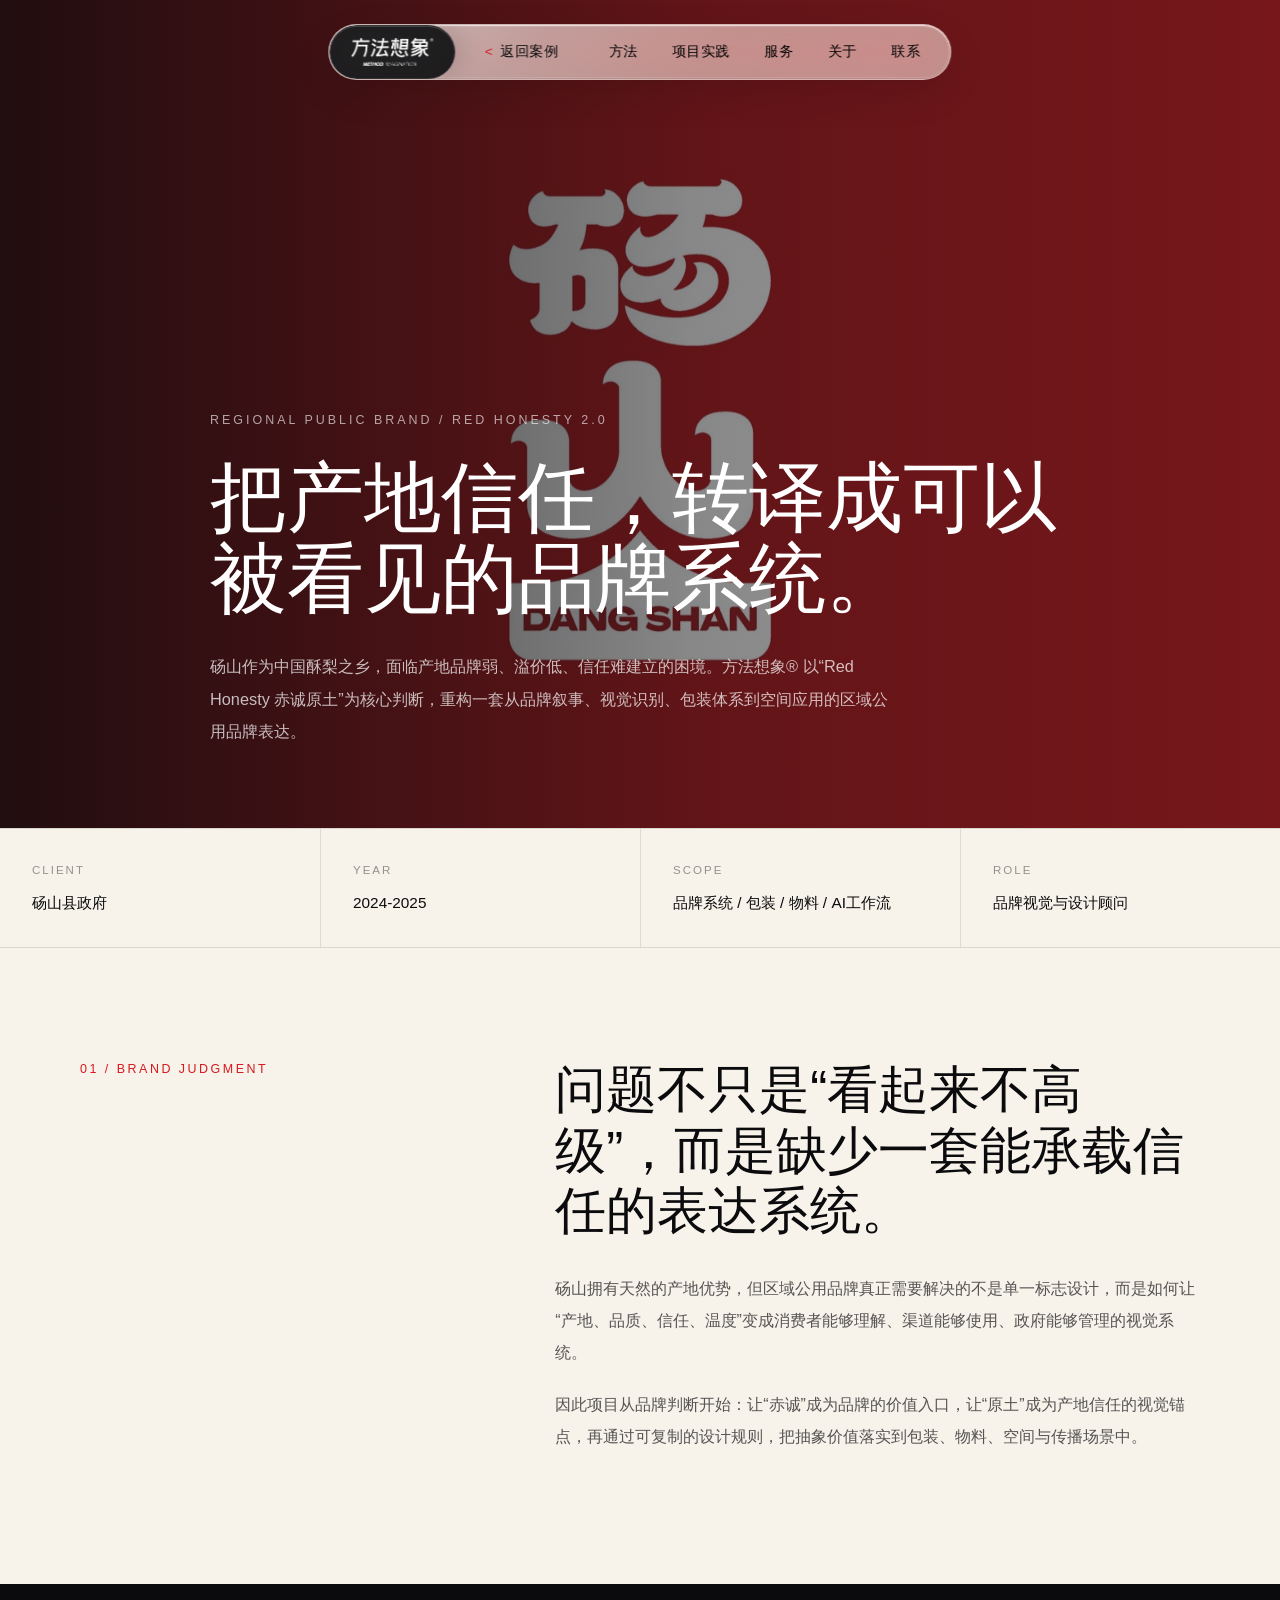
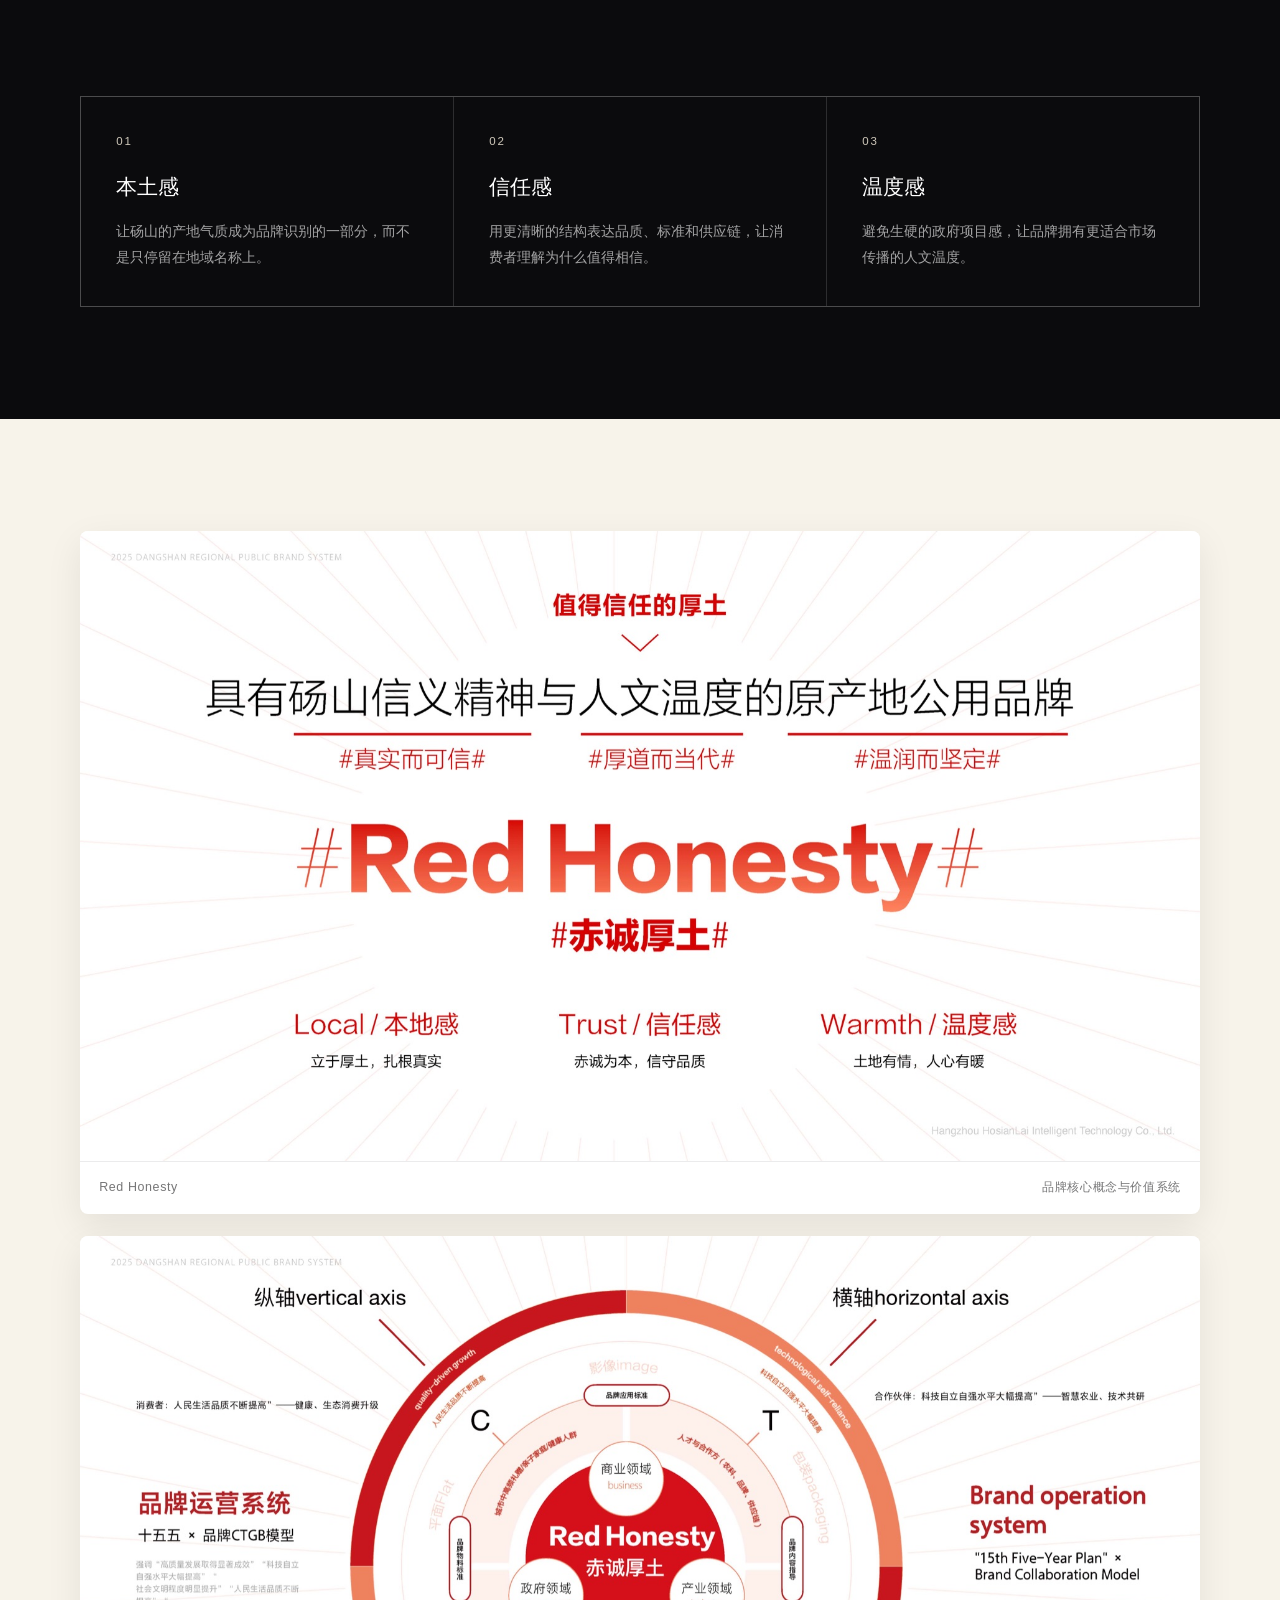
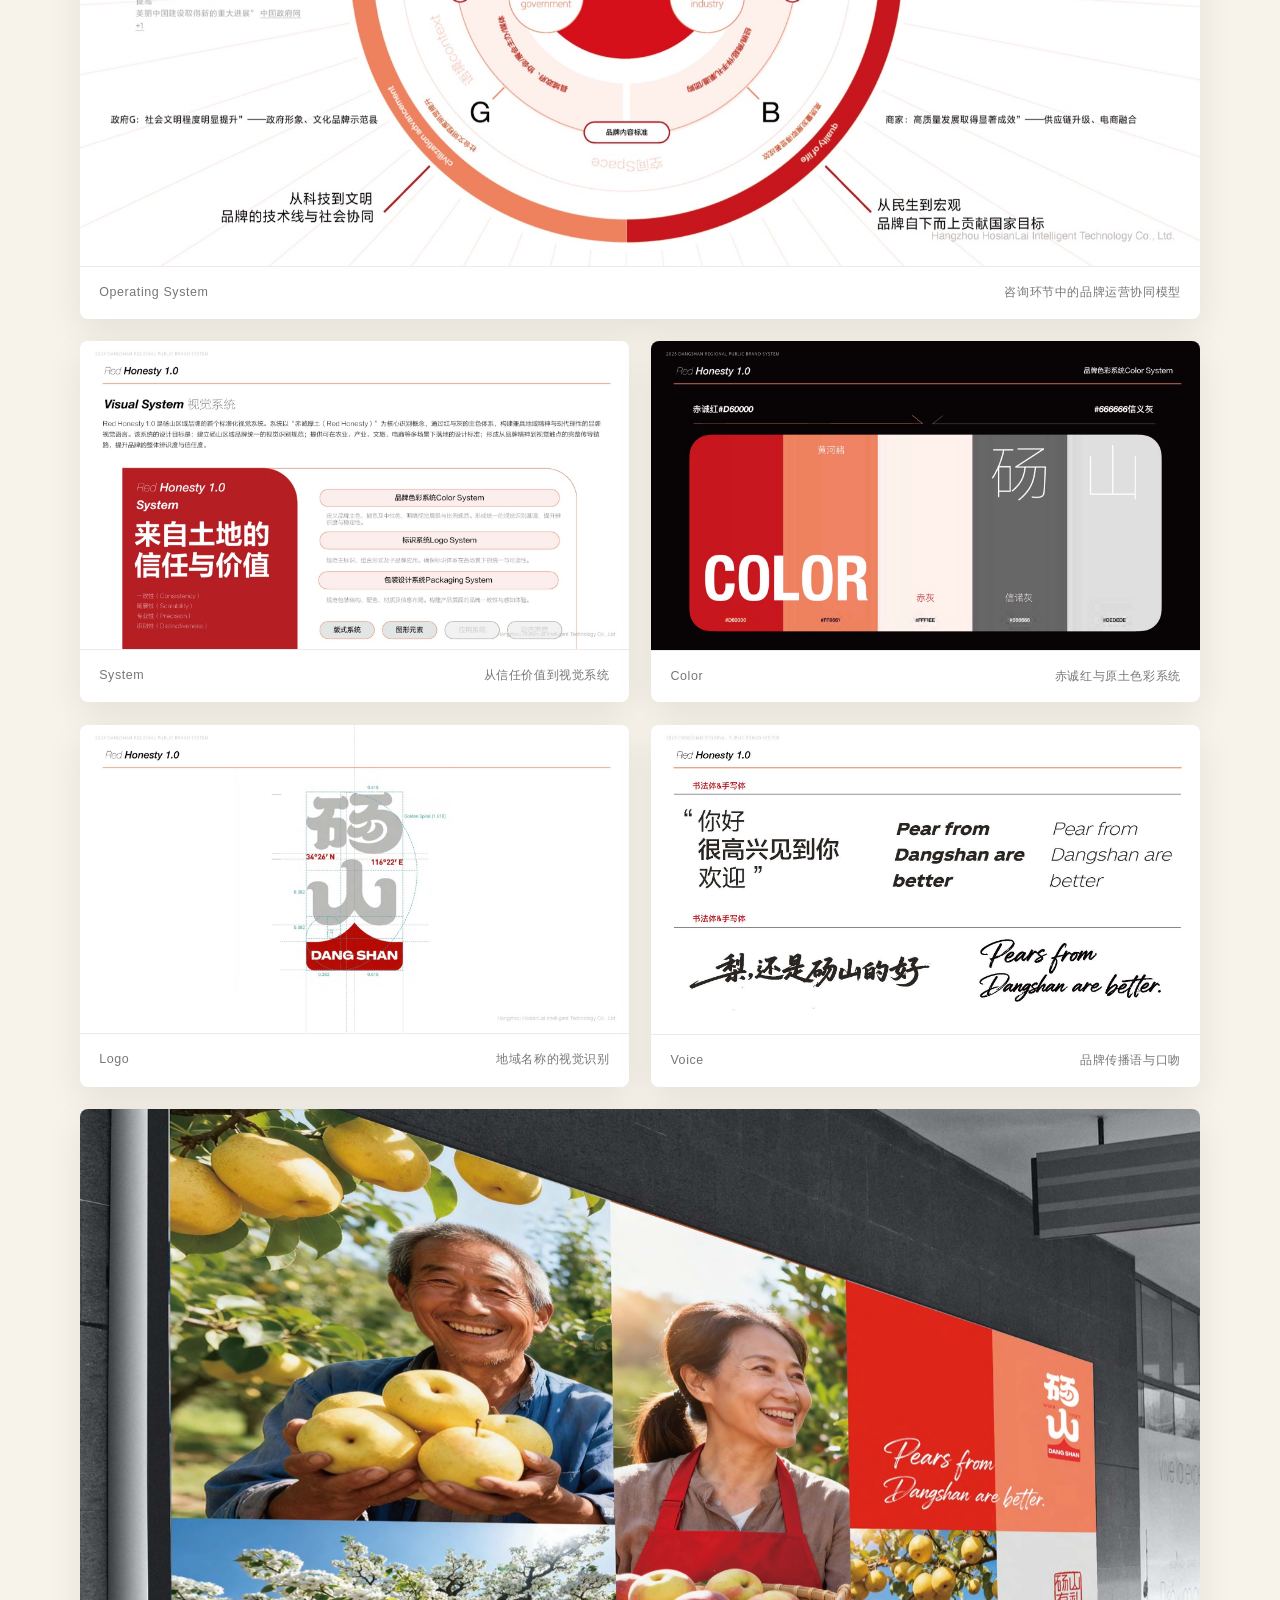
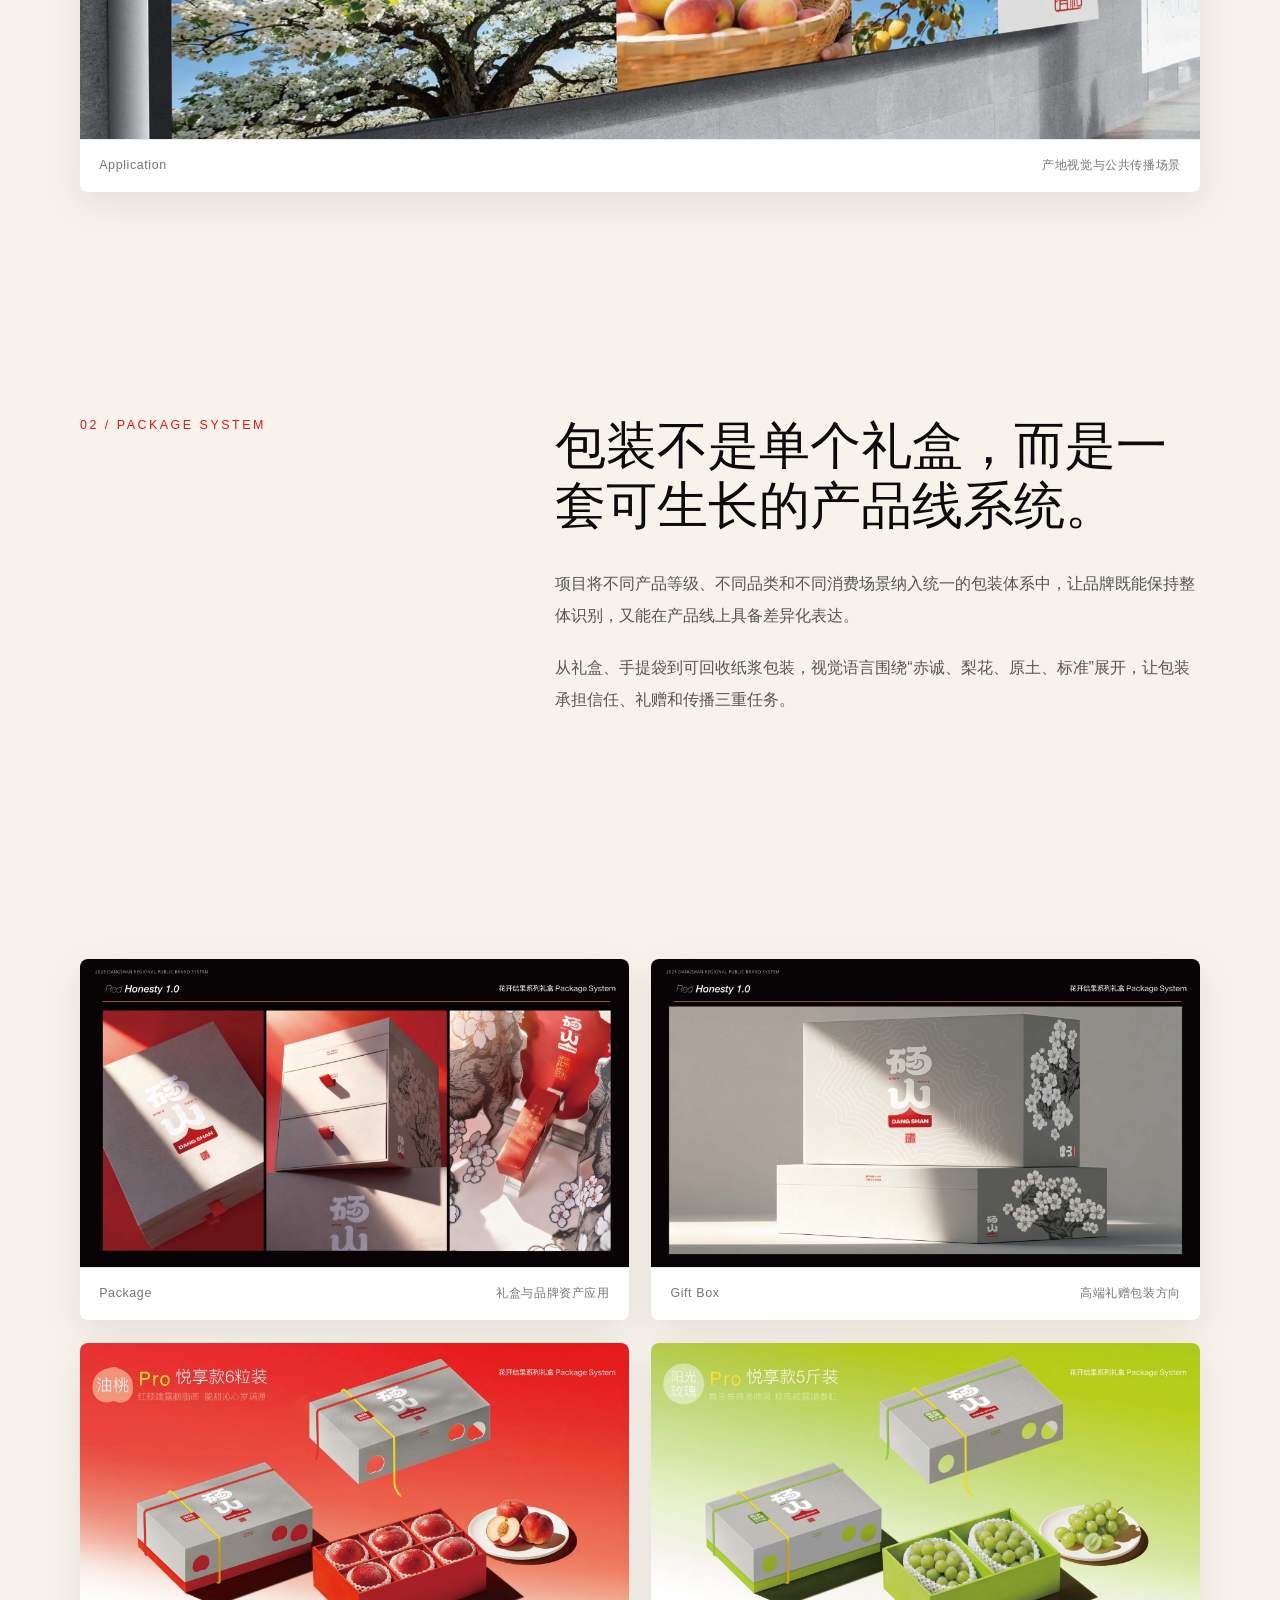
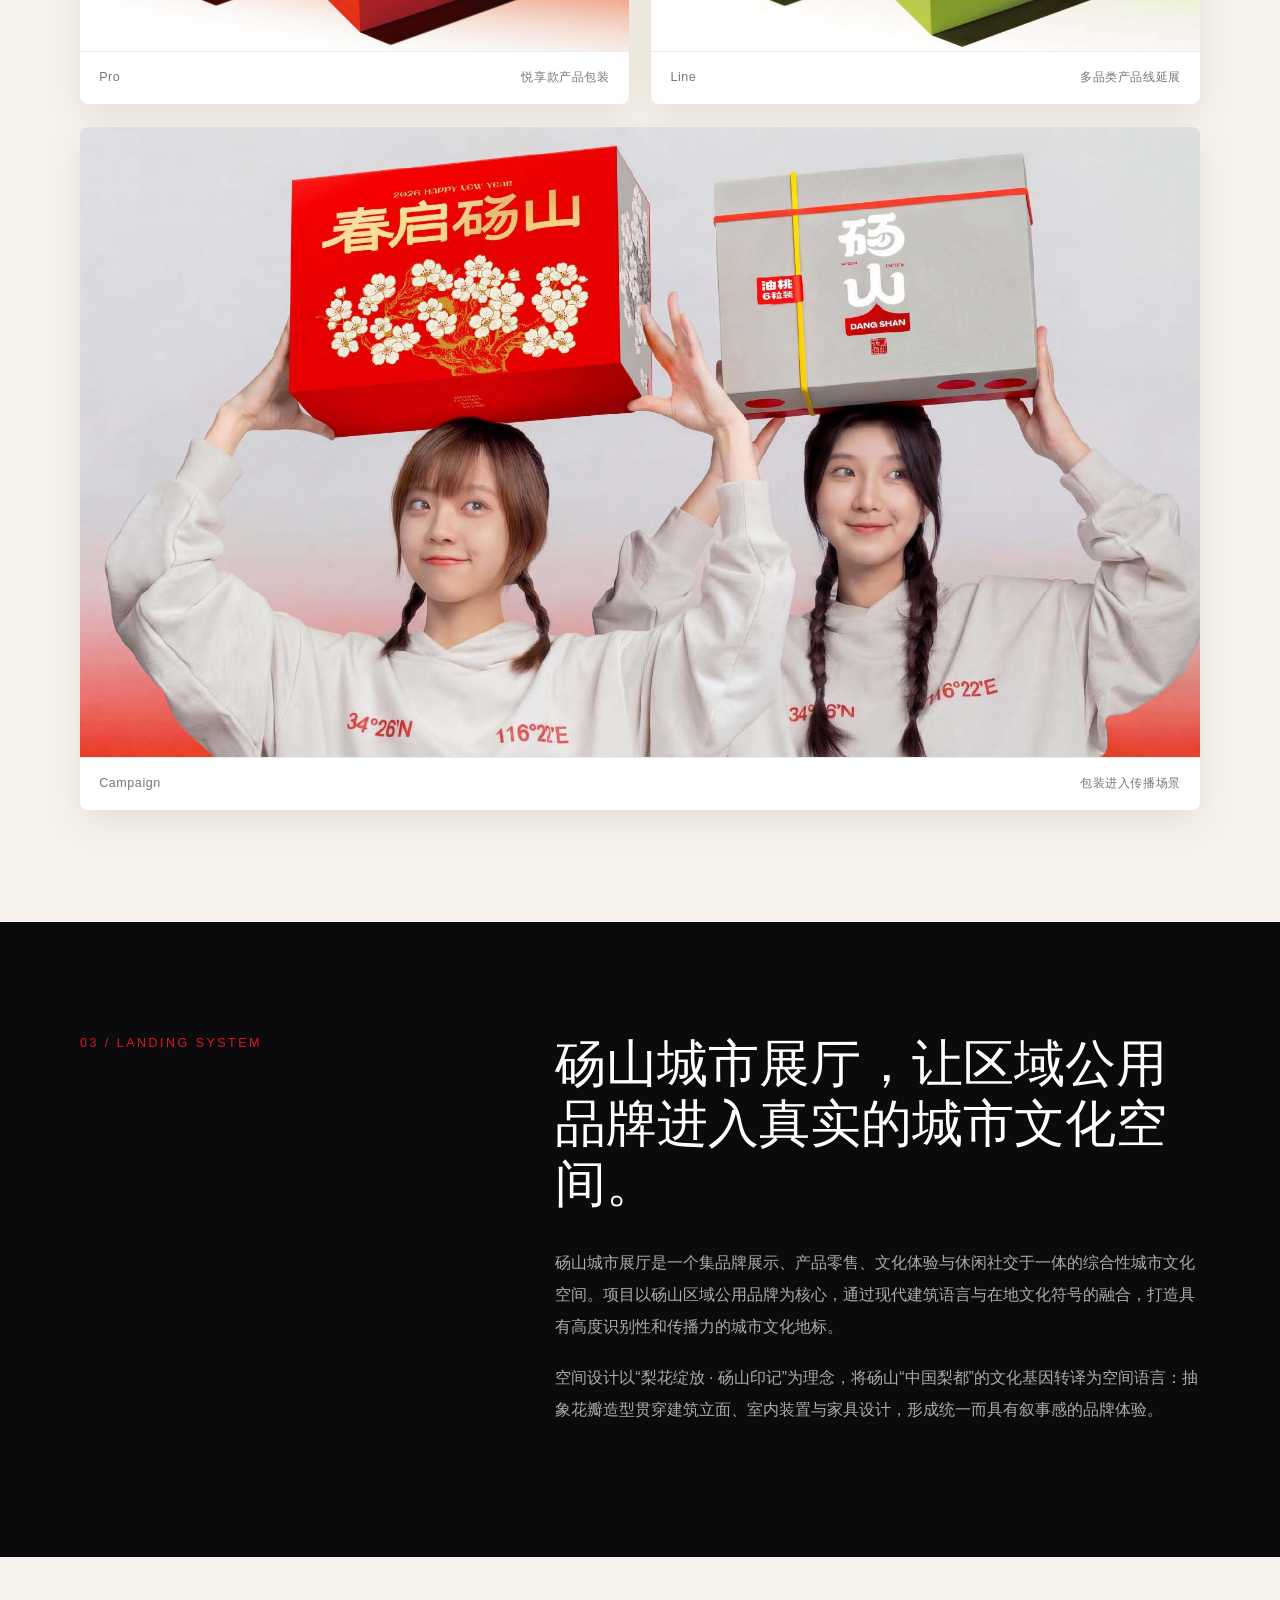
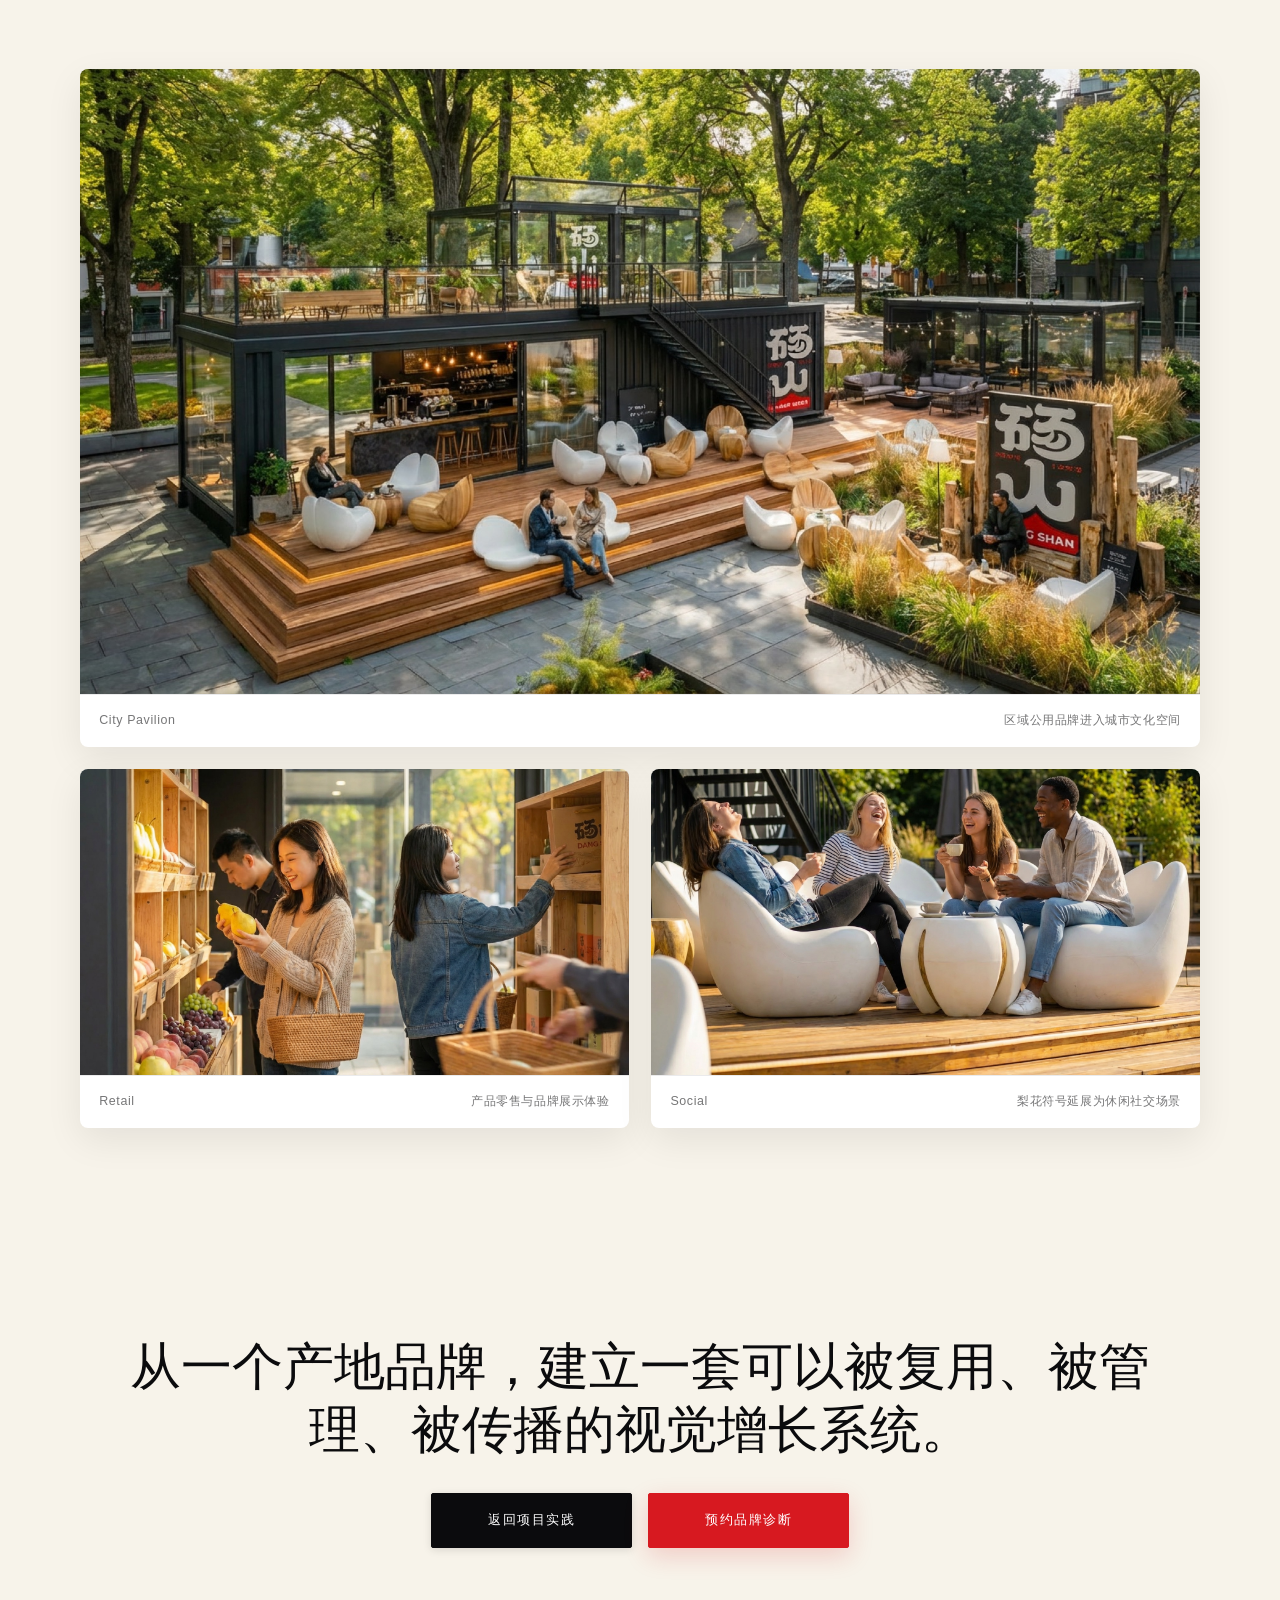
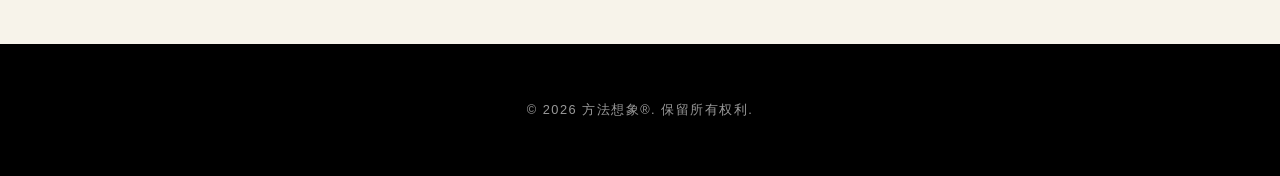
<file: dangshan.html>
<!DOCTYPE html>
<html lang="zh-CN">
<head>
    <meta charset="UTF-8">
    <meta name="viewport" content="width=device-width, initial-scale=1.0">
    <meta name="description" content="陈天翔方法想象® 砀山区域公用品牌案例，展示农产品品牌升级、产地信任表达、包装系统与区域公共品牌视觉系统。">
    <meta name="baidu-site-verification" content="codeva-MxFgpBnVlg">
    <title>砀山区域公用品牌案例｜农产品包装与品牌升级｜方法想象®</title>
    <link rel="canonical" href="https://www.methodimagination.com/dangshan.html">
    <meta property="og:type" content="article">
    <meta property="og:title" content="砀山区域公用品牌案例｜农产品包装与品牌升级｜方法想象®">
    <meta property="og:description" content="把产地信任转译成可以被看见的品牌系统。">
    <meta property="og:url" content="https://www.methodimagination.com/dangshan.html">
    <meta property="og:image" content="https://www.methodimagination.com/images/share-cover.jpg">
    <meta property="og:image:secure_url" content="https://www.methodimagination.com/images/share-cover.jpg">
    <meta property="og:image:width" content="1200">
    <meta property="og:image:height" content="630">
    <meta property="og:image:alt" content="方法想象®｜品牌视觉与 AI 设计顾问">
    <meta name="twitter:card" content="summary_large_image">
    <meta name="twitter:title" content="砀山区域公用品牌案例｜农产品包装与品牌升级｜方法想象®">
    <meta name="twitter:description" content="把产地信任转译成可以被看见的品牌系统。">
    <meta name="twitter:image" content="https://www.methodimagination.com/images/share-cover.jpg">
    <link rel="stylesheet" href="style.css">
    <link rel="stylesheet" href="brand.css">
    <link rel="stylesheet" href="case-detail.css">
</head>
<body class="case-detail-page">
    <nav class="navbar">
        <div class="nav-capsule">
            <a href="index.html#cases" class="nav-logo" aria-label="返回项目实践">
                <img src="images/logo-light-trim.png" alt="方法想象">
            </a>
            <a href="index.html#cases" class="case-back-link">返回案例</a>
            <ul class="nav-links">
                <li><a href="index.html#method">方法</a></li>
                <li><a href="index.html#cases">项目实践</a></li>
                <li><a href="index.html#services">服务</a></li>
                <li><a href="index.html#about">关于</a></li>
                <li><a href="index.html#contact">联系</a></li>
            </ul>
        </div>
    </nav>

    <main>
        <section class="case-detail-hero">
            <div class="case-detail-bg">
                <img src="images/optimized/20251223red-honesty-2-0-044-68bf339ba3.jpg" alt="砀山区域公用品牌 Red Honesty 2.0">
            </div>
            <div class="container">
                <p class="case-detail-kicker">Regional Public Brand / Red Honesty 2.0</p>
                <h1 class="case-detail-title">把产地信任，转译成可以被看见的品牌系统。</h1>
                <p class="case-detail-lead">砀山作为中国酥梨之乡，面临产地品牌弱、溢价低、信任难建立的困境。方法想象® 以“Red Honesty 赤诚原土”为核心判断，重构一套从品牌叙事、视觉识别、包装体系到空间应用的区域公用品牌表达。</p>
            </div>
        </section>

        <dl class="case-detail-meta">
            <div>
                <dt>Client</dt>
                <dd>砀山县政府</dd>
            </div>
            <div>
                <dt>Year</dt>
                <dd>2024-2025</dd>
            </div>
            <div>
                <dt>Scope</dt>
                <dd>品牌系统 / 包装 / 物料 / AI工作流</dd>
            </div>
            <div>
                <dt>Role</dt>
                <dd>品牌视觉与设计顾问</dd>
            </div>
        </dl>

        <section class="case-detail-section">
            <div class="container case-detail-intro">
                <p class="case-detail-label">01 / Brand Judgment</p>
                <div class="case-detail-copy">
                    <h2>问题不只是“看起来不高级”，而是缺少一套能承载信任的表达系统。</h2>
                    <p>砀山拥有天然的产地优势，但区域公用品牌真正需要解决的不是单一标志设计，而是如何让“产地、品质、信任、温度”变成消费者能够理解、渠道能够使用、政府能够管理的视觉系统。</p>
                    <p>因此项目从品牌判断开始：让“赤诚”成为品牌的价值入口，让“原土”成为产地信任的视觉锚点，再通过可复制的设计规则，把抽象价值落实到包装、物料、空间与传播场景中。</p>
                </div>
            </div>
        </section>

        <section class="case-detail-section section-dark">
            <div class="container">
                <div class="case-detail-principles">
                    <div class="case-detail-principle">
                        <span>01</span>
                        <h3>本土感</h3>
                        <p>让砀山的产地气质成为品牌识别的一部分，而不是只停留在地域名称上。</p>
                    </div>
                    <div class="case-detail-principle">
                        <span>02</span>
                        <h3>信任感</h3>
                        <p>用更清晰的结构表达品质、标准和供应链，让消费者理解为什么值得相信。</p>
                    </div>
                    <div class="case-detail-principle">
                        <span>03</span>
                        <h3>温度感</h3>
                        <p>避免生硬的政府项目感，让品牌拥有更适合市场传播的人文温度。</p>
                    </div>
                </div>
            </div>
        </section>

        <section class="case-detail-section">
            <div class="container">
                <div class="case-detail-grid">
                    <figure class="case-detail-image is-wide">
                        <img src="images/optimized/20251223red-honesty-2-0-032-d852190dde.jpg" alt="Red Honesty 品牌核心概念" loading="lazy" decoding="async">
                        <figcaption class="case-detail-caption"><span>Red Honesty</span><span>品牌核心概念与价值系统</span></figcaption>
                    </figure>
                    <figure class="case-detail-image is-wide">
                        <img src="images/optimized/20251223red-honesty-2-0-151-9acf33e98b.jpg" alt="Red Honesty 品牌运营系统" loading="lazy" decoding="async">
                        <figcaption class="case-detail-caption"><span>Operating System</span><span>咨询环节中的品牌运营协同模型</span></figcaption>
                    </figure>
                    <figure class="case-detail-image">
                        <img src="images/optimized/20251223red-honesty-2-0-035-8c7dce594e.jpg" alt="品牌系统结构" loading="lazy" decoding="async">
                        <figcaption class="case-detail-caption"><span>System</span><span>从信任价值到视觉系统</span></figcaption>
                    </figure>
                    <figure class="case-detail-image">
                        <img src="images/optimized/20251223red-honesty-2-0-037-79caff77ee.jpg" alt="品牌色彩系统" loading="lazy" decoding="async">
                        <figcaption class="case-detail-caption"><span>Color</span><span>赤诚红与原土色彩系统</span></figcaption>
                    </figure>
                    <figure class="case-detail-image">
                        <img src="images/optimized/20251223red-honesty-2-0-042-dd57106e3d.jpg" alt="砀山品牌标志" loading="lazy" decoding="async">
                        <figcaption class="case-detail-caption"><span>Logo</span><span>地域名称的视觉识别</span></figcaption>
                    </figure>
                    <figure class="case-detail-image">
                        <img src="images/dangshan-pic/砀山品牌20251223Red Honesty 2.0 _副本_页面_081.jpg" alt="砀山品牌传播语" loading="lazy" decoding="async">
                        <figcaption class="case-detail-caption"><span>Voice</span><span>品牌传播语与口吻</span></figcaption>
                    </figure>
                    <figure class="case-detail-image is-wide">
                        <img src="images/optimized/20251223red-honesty-2-0-078-c78d8d8141.jpg" alt="砀山品牌户外传播场景" loading="lazy" decoding="async">
                        <figcaption class="case-detail-caption"><span>Application</span><span>产地视觉与公共传播场景</span></figcaption>
                    </figure>
                </div>
            </div>
        </section>

        <section class="case-detail-section">
            <div class="container case-detail-intro">
                <p class="case-detail-label">02 / Package System</p>
                <div class="case-detail-copy">
                    <h2>包装不是单个礼盒，而是一套可生长的产品线系统。</h2>
                    <p>项目将不同产品等级、不同品类和不同消费场景纳入统一的包装体系中，让品牌既能保持整体识别，又能在产品线上具备差异化表达。</p>
                    <p>从礼盒、手提袋到可回收纸浆包装，视觉语言围绕“赤诚、梨花、原土、标准”展开，让包装承担信任、礼赠和传播三重任务。</p>
                </div>
            </div>
        </section>

        <section class="case-detail-section">
            <div class="container">
                <div class="case-detail-grid">
                    <figure class="case-detail-image">
                        <img src="images/optimized/20251223red-honesty-2-0-102-594e9db72e.jpg" alt="砀山包装系统" loading="lazy" decoding="async">
                        <figcaption class="case-detail-caption"><span>Package</span><span>礼盒与品牌资产应用</span></figcaption>
                    </figure>
                    <figure class="case-detail-image">
                        <img src="images/optimized/20251223red-honesty-2-0-108-cd2b64f100.jpg" alt="砀山礼盒包装" loading="lazy" decoding="async">
                        <figcaption class="case-detail-caption"><span>Gift Box</span><span>高端礼赠包装方向</span></figcaption>
                    </figure>
                    <figure class="case-detail-image">
                        <img src="images/optimized/20251223red-honesty-2-0-111-b15c46c352.jpg" alt="砀山悦享款包装" loading="lazy" decoding="async">
                        <figcaption class="case-detail-caption"><span>Pro</span><span>悦享款产品包装</span></figcaption>
                    </figure>
                    <figure class="case-detail-image">
                        <img src="images/optimized/20251223red-honesty-2-0-121-a1b2efdf58.jpg" alt="砀山绿色产品包装" loading="lazy" decoding="async">
                        <figcaption class="case-detail-caption"><span>Line</span><span>多品类产品线延展</span></figcaption>
                    </figure>
                    <figure class="case-detail-image is-wide">
                        <img src="images/dangshan-pic/砀山品牌20251223Red Honesty 2.0 _副本_页面_128.jpg" alt="砀山包装传播场景" loading="lazy" decoding="async">
                        <figcaption class="case-detail-caption"><span>Campaign</span><span>包装进入传播场景</span></figcaption>
                    </figure>
                </div>
            </div>
        </section>

        <section class="case-detail-section section-dark">
            <div class="container case-detail-intro">
                <p class="case-detail-label">03 / Landing System</p>
                <div class="case-detail-copy">
                    <h2>砀山城市展厅，让区域公用品牌进入真实的城市文化空间。</h2>
                    <p>砀山城市展厅是一个集品牌展示、产品零售、文化体验与休闲社交于一体的综合性城市文化空间。项目以砀山区域公用品牌为核心，通过现代建筑语言与在地文化符号的融合，打造具有高度识别性和传播力的城市文化地标。</p>
                    <p>空间设计以“梨花绽放 · 砀山印记”为理念，将砀山“中国梨都”的文化基因转译为空间语言：抽象花瓣造型贯穿建筑立面、室内装置与家具设计，形成统一而具有叙事感的品牌体验。</p>
                </div>
            </div>
        </section>

        <section class="case-detail-section">
            <div class="container">
                <div class="case-detail-grid">
                    <figure class="case-detail-image is-wide">
                        <img src="images/optimized/image-f030e8dfd9.jpg" alt="砀山城市展厅白天正面视角" loading="lazy" decoding="async">
                        <figcaption class="case-detail-caption"><span>City Pavilion</span><span>区域公用品牌进入城市文化空间</span></figcaption>
                    </figure>
                    <figure class="case-detail-image">
                        <img src="images/optimized/image-7660372e57.jpg" alt="砀山城市展厅室内购物体验" loading="lazy" decoding="async">
                        <figcaption class="case-detail-caption"><span>Retail</span><span>产品零售与品牌展示体验</span></figcaption>
                    </figure>
                    <figure class="case-detail-image">
                        <img src="images/optimized/image-4143542287.jpg" alt="砀山城市展厅花瓣座椅社交区" loading="lazy" decoding="async">
                        <figcaption class="case-detail-caption"><span>Social</span><span>梨花符号延展为休闲社交场景</span></figcaption>
                    </figure>
                </div>
            </div>
        </section>

        <section class="case-detail-next">
            <div class="container">
                <h2>从一个产地品牌，建立一套可以被复用、被管理、被传播的视觉增长系统。</h2>
                <div class="case-detail-actions">
                    <a href="index.html#cases" class="btn">返回项目实践</a>
                    <a href="index.html#contact" class="btn btn-accent">预约品牌诊断</a>
                </div>
            </div>
        </section>
    </main>

    <footer class="footer">
        <div class="container">
            <p>&copy; 2026 方法想象®. 保留所有权利.</p>
        </div>
    </footer>
</body>
</html>
</file>
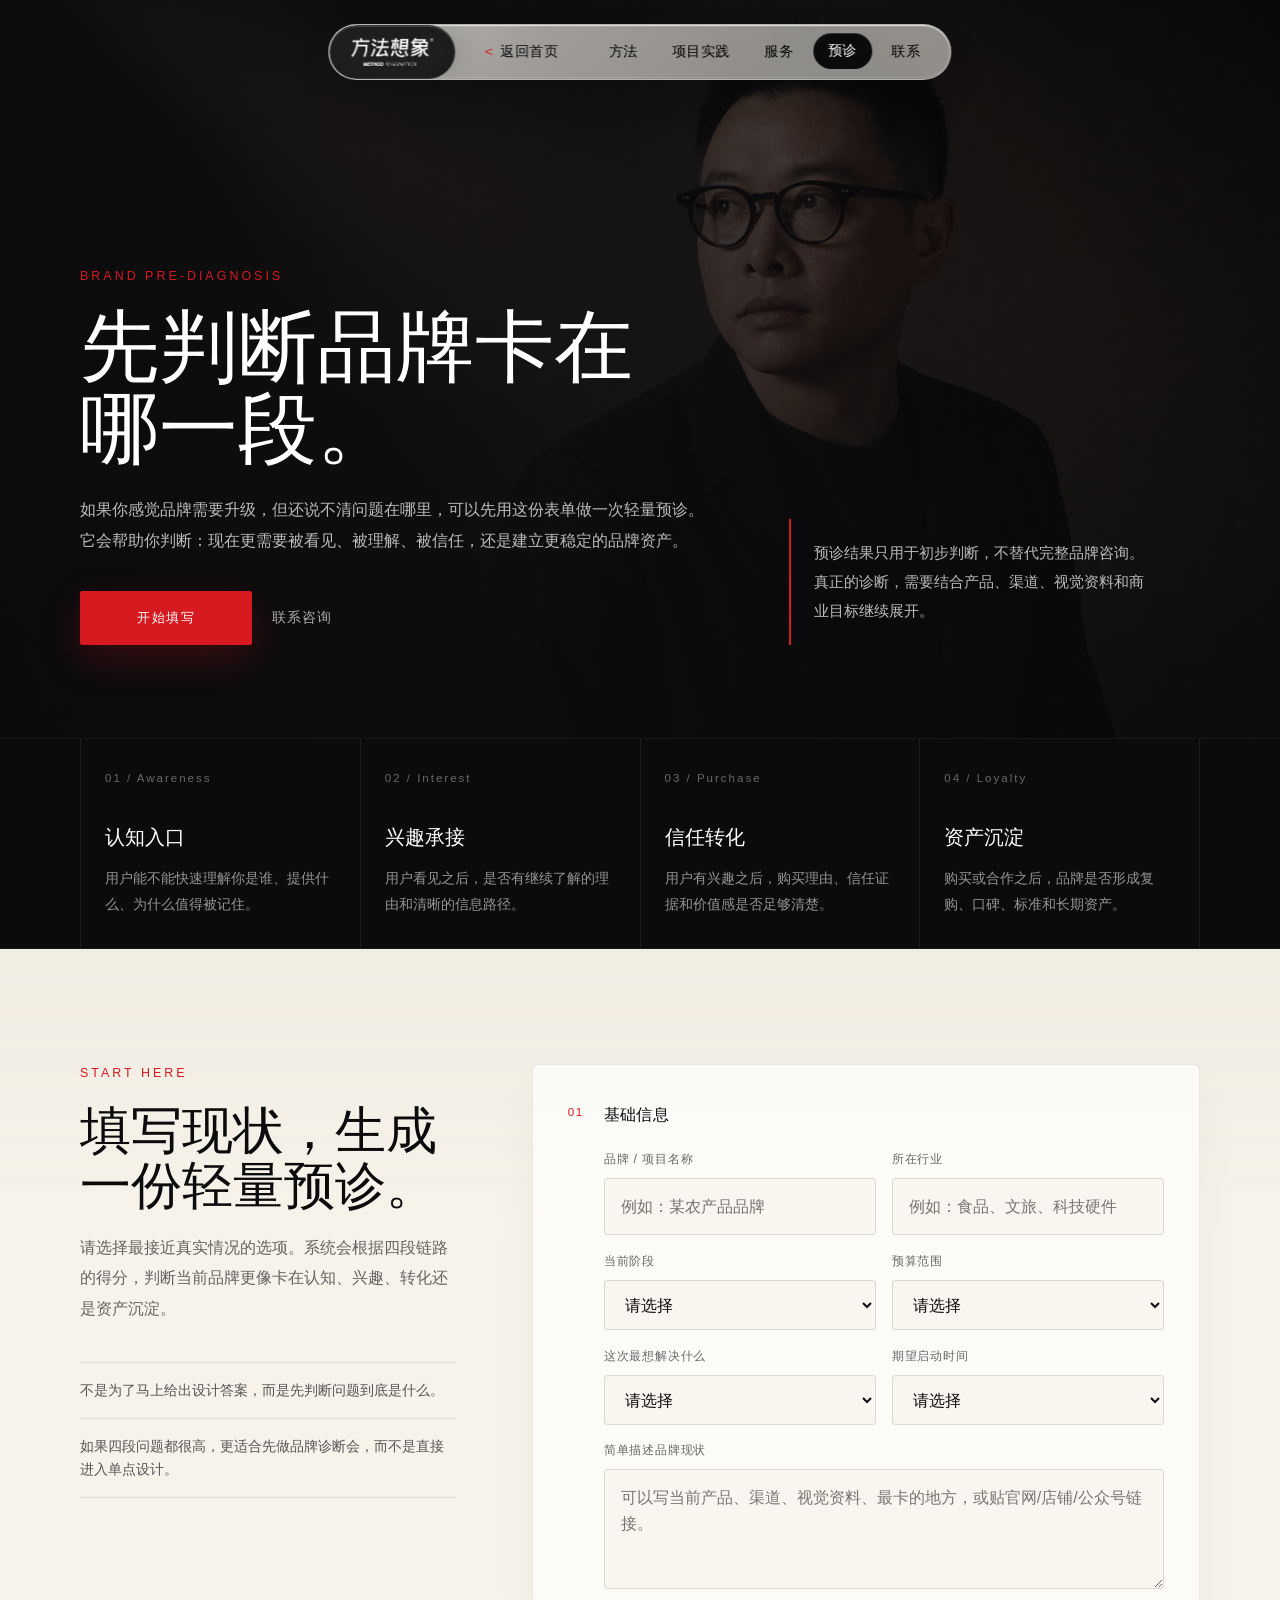
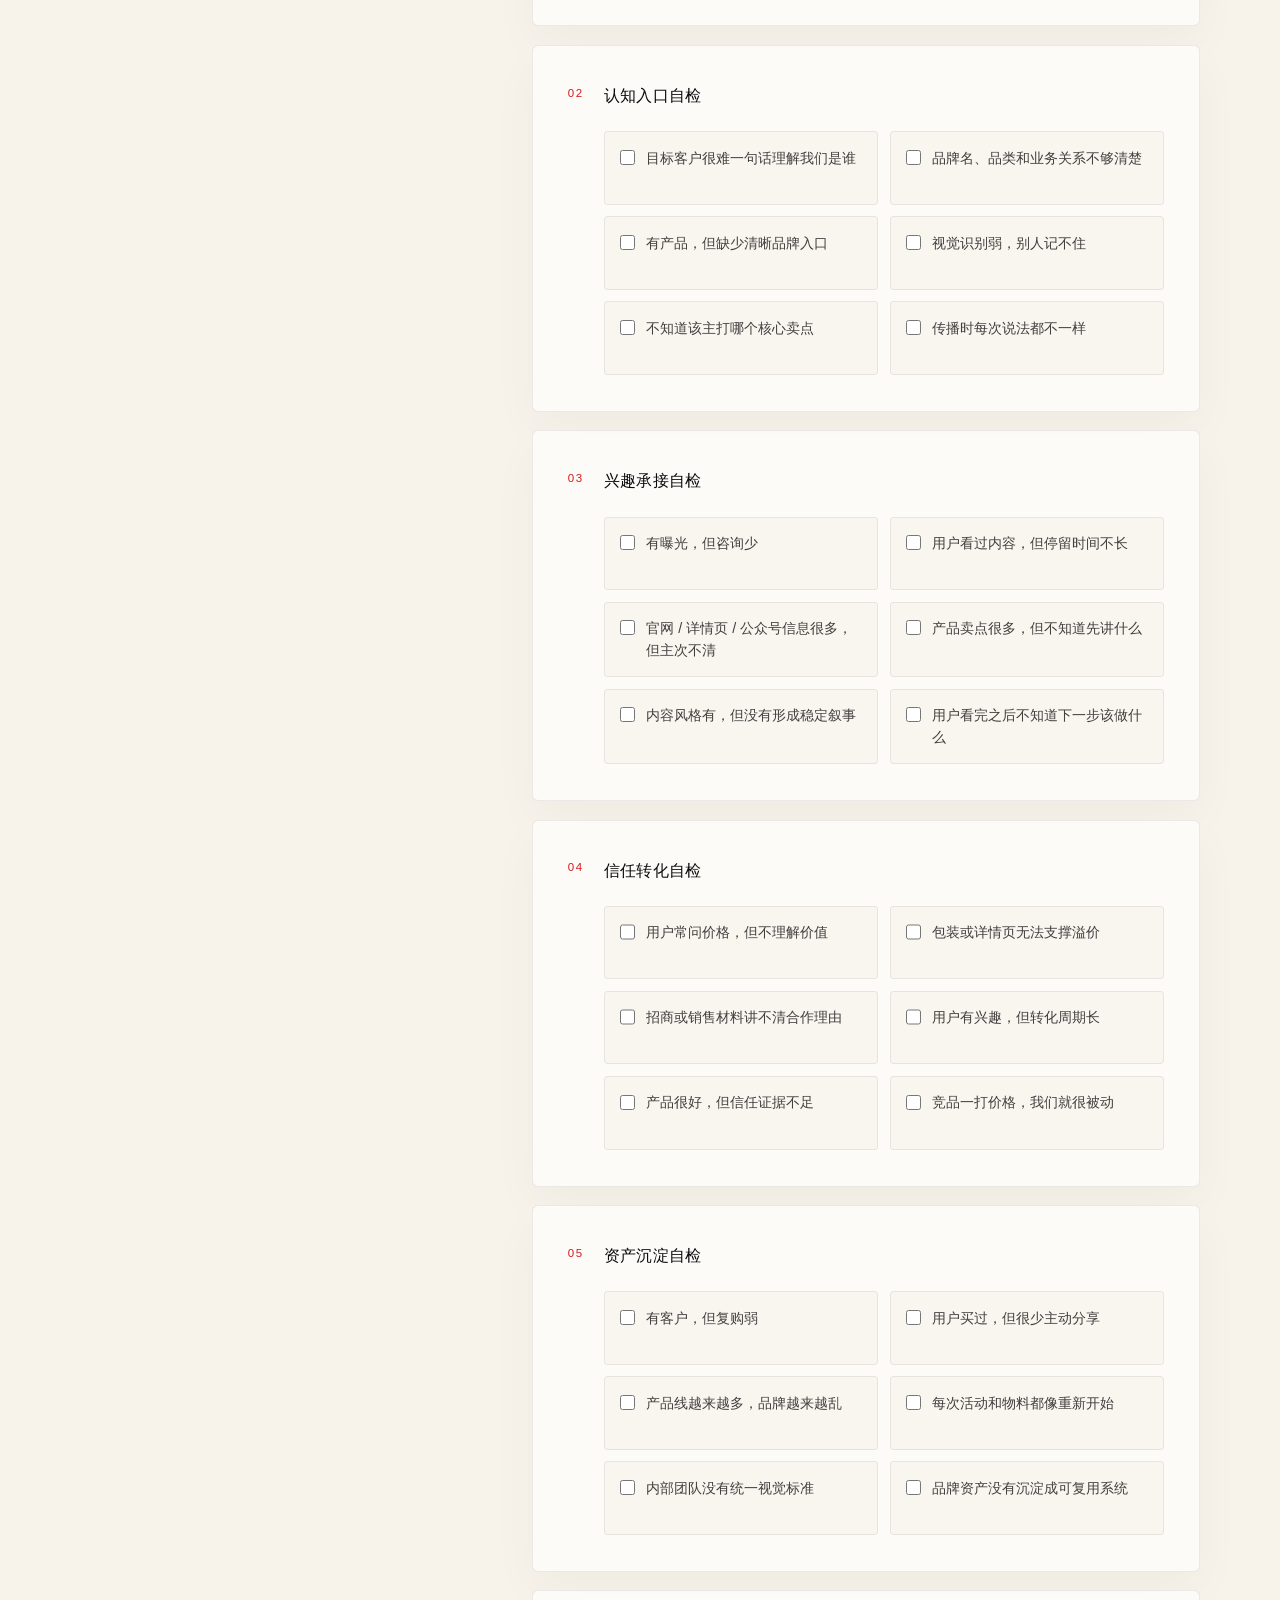
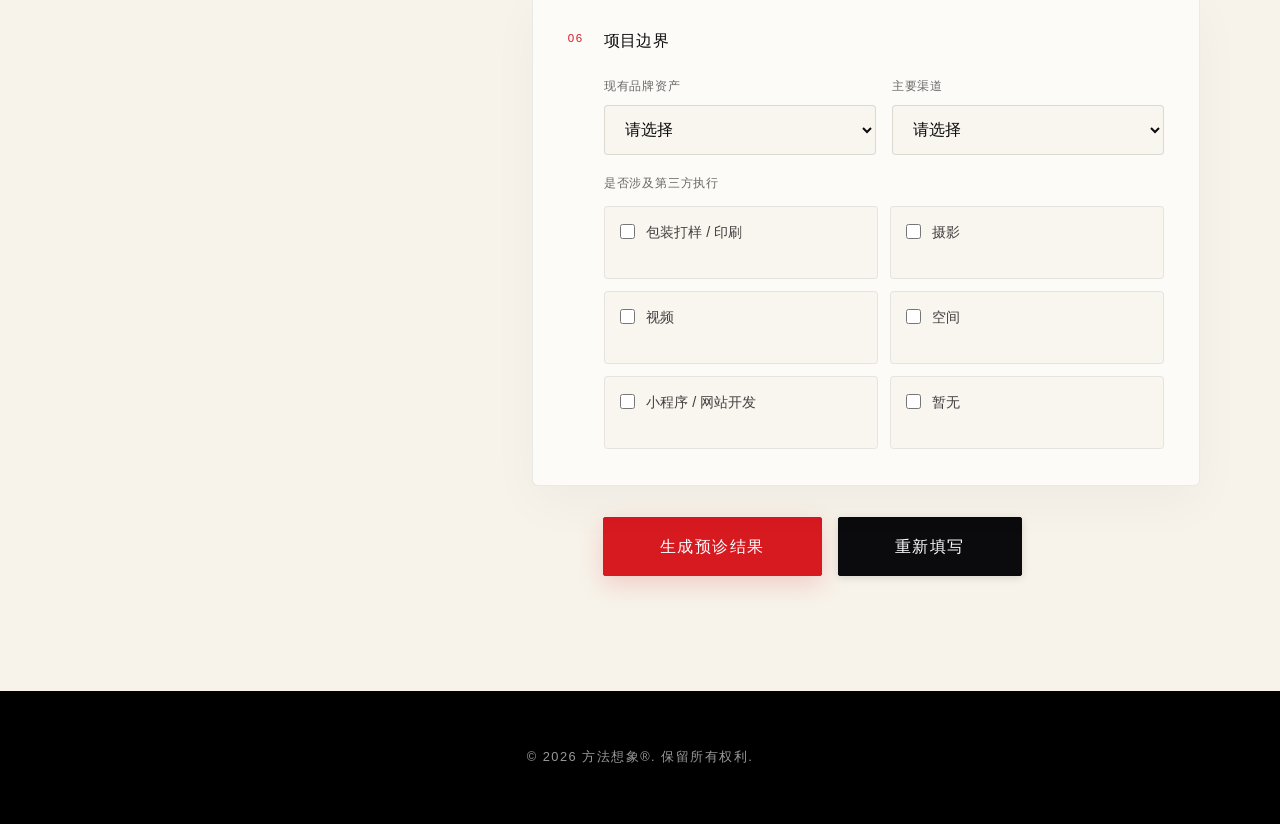
<file: diagnosis.html>
<!DOCTYPE html>
<html lang="zh-CN">
<head>
    <meta charset="UTF-8">
    <meta name="viewport" content="width=device-width, initial-scale=1.0">
    <meta name="description" content="方法想象® 品牌预诊表单，帮助企业判断品牌问题是出在被看见、被理解、被信任，还是长期品牌资产沉淀。">
    <meta name="baidu-site-verification" content="codeva-MxFgpBnVlg">
    <title>品牌预诊｜方法想象®｜陈天翔品牌诊断顾问</title>
    <link rel="canonical" href="https://www.methodimagination.com/diagnosis.html">
    <meta property="og:type" content="website">
    <meta property="og:title" content="品牌预诊｜方法想象®｜陈天翔品牌诊断顾问">
    <meta property="og:description" content="先做一次轻量预诊，判断品牌问题更像出在理解、兴趣、信任还是长期资产。">
    <meta property="og:url" content="https://www.methodimagination.com/diagnosis.html">
    <link rel="stylesheet" href="style.css">
    <link rel="stylesheet" href="brand.css">
    <link rel="stylesheet" href="diagnosis.css">
</head>
<body class="diagnosis-body">
    <nav class="navbar">
        <div class="nav-capsule">
            <a href="index.html#hero" class="nav-logo" aria-label="返回首页">
                <img src="images/logo-light-trim.png" alt="方法想象">
            </a>
            <a href="index.html#hero" class="diagnosis-back-link">返回首页</a>
            <ul class="nav-links">
                <li><a href="index.html#method">方法</a></li>
                <li><a href="index.html#cases">项目实践</a></li>
                <li><a href="index.html#services">服务</a></li>
                <li><a href="diagnosis.html" class="is-active">预诊</a></li>
                <li><a href="index.html#contact">联系</a></li>
            </ul>
        </div>
    </nav>

    <main>
        <section class="diagnosis-hero">
            <div class="container diagnosis-hero-grid">
                <div>
                    <p class="diagnosis-kicker">Brand Pre-Diagnosis</p>
                    <h1 class="diagnosis-title">先判断品牌卡在哪一段。</h1>
                    <p class="diagnosis-lead">如果你感觉品牌需要升级，但还说不清问题在哪里，可以先用这份表单做一次轻量预诊。它会帮助你判断：现在更需要被看见、被理解、被信任，还是建立更稳定的品牌资产。</p>
                    <div class="diagnosis-hero-actions">
                        <a href="#diagnosis-form" class="btn btn-accent">开始填写</a>
                        <a href="index.html#contact" class="diagnosis-hero-link">联系咨询</a>
                    </div>
                </div>
                <p class="diagnosis-hero-note">预诊结果只用于初步判断，不替代完整品牌咨询。真正的诊断，需要结合产品、渠道、视觉资料和商业目标继续展开。</p>
            </div>
        </section>

        <section class="diagnosis-flow" aria-label="品牌关系链路">
            <div class="container">
                <div class="diagnosis-flow-grid">
                    <div class="diagnosis-flow-item">
                        <span>01 / Awareness</span>
                        <h2>认知入口</h2>
                        <p>用户能不能快速理解你是谁、提供什么、为什么值得被记住。</p>
                    </div>
                    <div class="diagnosis-flow-item">
                        <span>02 / Interest</span>
                        <h2>兴趣承接</h2>
                        <p>用户看见之后，是否有继续了解的理由和清晰的信息路径。</p>
                    </div>
                    <div class="diagnosis-flow-item">
                        <span>03 / Purchase</span>
                        <h2>信任转化</h2>
                        <p>用户有兴趣之后，购买理由、信任证据和价值感是否足够清楚。</p>
                    </div>
                    <div class="diagnosis-flow-item">
                        <span>04 / Loyalty</span>
                        <h2>资产沉淀</h2>
                        <p>购买或合作之后，品牌是否形成复购、口碑、标准和长期资产。</p>
                    </div>
                </div>
            </div>
        </section>

        <section id="diagnosis-form" class="diagnosis-form-section">
            <div class="container diagnosis-form-layout">
                <aside class="diagnosis-sticky">
                    <p class="diagnosis-section-kicker">Start Here</p>
                    <h2 class="diagnosis-form-title">填写现状，生成一份轻量预诊。</h2>
                    <p class="diagnosis-form-copy">请选择最接近真实情况的选项。系统会根据四段链路的得分，判断当前品牌更像卡在认知、兴趣、转化还是资产沉淀。</p>
                    <div class="diagnosis-mini-list">
                        <p>不是为了马上给出设计答案，而是先判断问题到底是什么。</p>
                        <p>如果四段问题都很高，更适合先做品牌诊断会，而不是直接进入单点设计。</p>
                    </div>
                </aside>

                <form id="diagnosisForm" class="diagnosis-form">
                    <fieldset class="diagnosis-panel">
                        <legend>基础信息</legend>
                        <div class="diagnosis-field-grid">
                            <div class="diagnosis-field">
                                <label for="brandName">品牌 / 项目名称</label>
                                <input id="brandName" name="brandName" type="text" placeholder="例如：某农产品品牌">
                            </div>
                            <div class="diagnosis-field">
                                <label for="industry">所在行业</label>
                                <input id="industry" name="industry" type="text" placeholder="例如：食品、文旅、科技硬件">
                            </div>
                            <div class="diagnosis-field">
                                <label for="stage">当前阶段</label>
                                <select id="stage" name="stage">
                                    <option value="">请选择</option>
                                    <option>初创期</option>
                                    <option>转型期</option>
                                    <option>增长期</option>
                                    <option>成熟期</option>
                                    <option>区域公共品牌 / 政府项目</option>
                                </select>
                            </div>
                            <div class="diagnosis-field">
                                <label for="budget">预算范围</label>
                                <select id="budget" name="budget">
                                    <option value="">请选择</option>
                                    <option value="under1">1 万以内</option>
                                    <option value="1to3">1-3 万</option>
                                    <option value="3to8">3-8 万</option>
                                    <option value="8to20">8-20 万</option>
                                    <option value="over20">20 万以上</option>
                                    <option value="unknown">暂不确定</option>
                                </select>
                            </div>
                            <div class="diagnosis-field">
                                <label for="goal">这次最想解决什么</label>
                                <select id="goal" name="goal">
                                    <option value="">请选择</option>
                                    <option value="awareness">让更多人知道我们是谁</option>
                                    <option value="interest">让看过的人更愿意了解我们</option>
                                    <option value="purchase">让有兴趣的人更愿意购买或合作</option>
                                    <option value="loyalty">让买过的人复购、推荐或形成口碑</option>
                                    <option value="unknown">我不确定，需要先诊断</option>
                                </select>
                            </div>
                            <div class="diagnosis-field">
                                <label for="timeline">期望启动时间</label>
                                <select id="timeline" name="timeline">
                                    <option value="">请选择</option>
                                    <option>立即</option>
                                    <option>1 个月内</option>
                                    <option>1-3 个月</option>
                                    <option>3 个月后</option>
                                    <option>只是先了解</option>
                                </select>
                            </div>
                        </div>
                        <div class="diagnosis-field diagnosis-field-wide">
                            <label for="context">简单描述品牌现状</label>
                            <textarea id="context" name="context" placeholder="可以写当前产品、渠道、视觉资料、最卡的地方，或贴官网/店铺/公众号链接。"></textarea>
                        </div>
                    </fieldset>

                    <fieldset class="diagnosis-panel">
                        <legend>认知入口自检</legend>
                        <div class="diagnosis-check-grid">
                            <label class="diagnosis-check"><input type="checkbox" name="awareness">目标客户很难一句话理解我们是谁</label>
                            <label class="diagnosis-check"><input type="checkbox" name="awareness">品牌名、品类和业务关系不够清楚</label>
                            <label class="diagnosis-check"><input type="checkbox" name="awareness">有产品，但缺少清晰品牌入口</label>
                            <label class="diagnosis-check"><input type="checkbox" name="awareness">视觉识别弱，别人记不住</label>
                            <label class="diagnosis-check"><input type="checkbox" name="awareness">不知道该主打哪个核心卖点</label>
                            <label class="diagnosis-check"><input type="checkbox" name="awareness">传播时每次说法都不一样</label>
                        </div>
                    </fieldset>

                    <fieldset class="diagnosis-panel">
                        <legend>兴趣承接自检</legend>
                        <div class="diagnosis-check-grid">
                            <label class="diagnosis-check"><input type="checkbox" name="interest">有曝光，但咨询少</label>
                            <label class="diagnosis-check"><input type="checkbox" name="interest">用户看过内容，但停留时间不长</label>
                            <label class="diagnosis-check"><input type="checkbox" name="interest">官网 / 详情页 / 公众号信息很多，但主次不清</label>
                            <label class="diagnosis-check"><input type="checkbox" name="interest">产品卖点很多，但不知道先讲什么</label>
                            <label class="diagnosis-check"><input type="checkbox" name="interest">内容风格有，但没有形成稳定叙事</label>
                            <label class="diagnosis-check"><input type="checkbox" name="interest">用户看完之后不知道下一步该做什么</label>
                        </div>
                    </fieldset>

                    <fieldset class="diagnosis-panel">
                        <legend>信任转化自检</legend>
                        <div class="diagnosis-check-grid">
                            <label class="diagnosis-check"><input type="checkbox" name="purchase">用户常问价格，但不理解价值</label>
                            <label class="diagnosis-check"><input type="checkbox" name="purchase">包装或详情页无法支撑溢价</label>
                            <label class="diagnosis-check"><input type="checkbox" name="purchase">招商或销售材料讲不清合作理由</label>
                            <label class="diagnosis-check"><input type="checkbox" name="purchase">用户有兴趣，但转化周期长</label>
                            <label class="diagnosis-check"><input type="checkbox" name="purchase">产品很好，但信任证据不足</label>
                            <label class="diagnosis-check"><input type="checkbox" name="purchase">竞品一打价格，我们就很被动</label>
                        </div>
                    </fieldset>

                    <fieldset class="diagnosis-panel">
                        <legend>资产沉淀自检</legend>
                        <div class="diagnosis-check-grid">
                            <label class="diagnosis-check"><input type="checkbox" name="loyalty">有客户，但复购弱</label>
                            <label class="diagnosis-check"><input type="checkbox" name="loyalty">用户买过，但很少主动分享</label>
                            <label class="diagnosis-check"><input type="checkbox" name="loyalty">产品线越来越多，品牌越来越乱</label>
                            <label class="diagnosis-check"><input type="checkbox" name="loyalty">每次活动和物料都像重新开始</label>
                            <label class="diagnosis-check"><input type="checkbox" name="loyalty">内部团队没有统一视觉标准</label>
                            <label class="diagnosis-check"><input type="checkbox" name="loyalty">品牌资产没有沉淀成可复用系统</label>
                        </div>
                    </fieldset>

                    <fieldset class="diagnosis-panel">
                        <legend>项目边界</legend>
                        <div class="diagnosis-field-grid">
                            <div class="diagnosis-field">
                                <label for="asset">现有品牌资产</label>
                                <select id="asset" name="asset">
                                    <option value="">请选择</option>
                                    <option>有，且正在使用</option>
                                    <option>有，但不好用</option>
                                    <option>没有</option>
                                    <option>不确定</option>
                                </select>
                            </div>
                            <div class="diagnosis-field">
                                <label for="channel">主要渠道</label>
                                <select id="channel" name="channel">
                                    <option value="">请选择</option>
                                    <option>线上电商</option>
                                    <option>线下渠道</option>
                                    <option>私域 / 社群</option>
                                    <option>招商 / 经销</option>
                                    <option>政府 / B 端合作</option>
                                    <option>暂无稳定渠道</option>
                                </select>
                            </div>
                        </div>
                        <p class="diagnosis-choice-title diagnosis-choice-spaced">是否涉及第三方执行</p>
                        <div class="diagnosis-check-grid">
                            <label class="diagnosis-check"><input type="checkbox" name="thirdParty">包装打样 / 印刷</label>
                            <label class="diagnosis-check"><input type="checkbox" name="thirdParty">摄影</label>
                            <label class="diagnosis-check"><input type="checkbox" name="thirdParty">视频</label>
                            <label class="diagnosis-check"><input type="checkbox" name="thirdParty">空间</label>
                            <label class="diagnosis-check"><input type="checkbox" name="thirdParty">小程序 / 网站开发</label>
                            <label class="diagnosis-check"><input type="checkbox" name="thirdParty">暂无</label>
                        </div>
                    </fieldset>

                    <div class="diagnosis-actions">
                        <button type="submit" class="btn btn-accent">生成预诊结果</button>
                        <button type="reset" class="btn">重新填写</button>
                    </div>
                </form>
            </div>
        </section>

        <section id="diagnosisResult" class="diagnosis-result" aria-live="polite">
            <div class="container diagnosis-result-grid">
                <div>
                    <p class="diagnosis-result-label">Pre-Diagnosis Result</p>
                    <h2 id="resultStage" class="diagnosis-result-stage">认知入口</h2>
                    <p id="resultBudget" class="diagnosis-hero-note"></p>
                    <div id="scoreBoard" class="diagnosis-score-board"></div>
                </div>
                <div class="diagnosis-result-copy">
                    <h3 id="resultHeadline"></h3>
                    <p id="resultDiagnosis"></p>
                    <div>
                        <h3>初步建议</h3>
                        <ul id="resultSuggestions"></ul>
                    </div>
                    <p id="resultNext"></p>
                    <div class="diagnosis-result-actions">
                        <button id="mailResult" type="button" class="btn btn-accent">发送预诊结果</button>
                        <button type="button" class="btn btn-ghost" data-copy-result>复制预诊摘要</button>
                    </div>
                </div>
            </div>
        </section>
    </main>

    <footer class="footer">
        <div class="container">
            <p>&copy; 2026 方法想象®. 保留所有权利.</p>
        </div>
    </footer>

    <script>
        (() => {
            const form = document.querySelector('#diagnosisForm');
            const result = document.querySelector('#diagnosisResult');
            const copyButton = document.querySelector('[data-copy-result]');
            const mailButton = document.querySelector('#mailResult');
            const diagnosisApiBase = window.METHOD_IMAGINATION_API_BASE || 'https://api.methodimagination.com';
            let lastSummary = '';
            const contactEmail = 'childe-chan@qq.com';
            let lastMailHref = `mailto:${contactEmail}`;
            let lastSubmissionPayload = null;

            const stageMeta = {
                awareness: {
                    label: '认知入口',
                    headline: '你现在更像是卡在认知入口。',
                    diagnosis: '用户不是不喜欢你，而是还没有快速理解你是谁、提供什么、为什么值得被记住。这个阶段的重点，不是先加大传播，而是把品牌入口、核心卖点和视觉记忆点理清楚。',
                    suggestions: ['优先做品牌诊断与定位梳理。', '梳理一句话表达、品类入口和核心卖点。', '可进一步做品牌视觉方向定义或轻量化视觉系统。']
                },
                interest: {
                    label: '兴趣承接',
                    headline: '你现在更像是卡在兴趣承接。',
                    diagnosis: '用户可能已经看到了你，但信息主次、卖点结构和表达路径还没有形成秩序。表面看是内容或页面问题，底层往往是信息没有被重新排序。',
                    suggestions: ['优先做信息秩序诊断。', '梳理官网、详情页、公众号或招商资料的叙事结构。', '可进一步做传播物料系统或产品上市视觉。']
                },
                purchase: {
                    label: '信任转化',
                    headline: '你现在更像是卡在信任转化。',
                    diagnosis: '用户有兴趣，但购买理由、信任证据和价值感还没有被清楚表达。这个阶段最怕只做表面美化，因为包装、详情页和销售材料必须共同回答“为什么值得买”。',
                    suggestions: ['建议先做品牌诊断会，明确购买理由和信任证据。', '可进一步做包装系统、详情页结构或招商手册。', '如果是单款产品上市，可评估产品上市视觉专项。']
                },
                loyalty: {
                    label: '资产沉淀',
                    headline: '你现在更像是卡在资产沉淀。',
                    diagnosis: '品牌已经有一定基础，但复购、分享、团队执行和视觉系统还没有沉淀成稳定资产。问题不再是单次销售，而是长期品牌资产没有被管理。',
                    suggestions: ['适合长期品牌视觉顾问或阶段性品牌治理。', '建立视觉系统、应用规范和产品线管理规则。', '如果内容需求密集，可同步建设 AI 设计工作流。']
                }
            };

            const budgetMeta = {
                under1: '预算在 1 万以内，更适合轻量方向判断或单点咨询，不适合完整品牌系统。',
                '1to3': '预算在 1-3 万，可以考虑轻量诊断、视觉方向定义、核心 KV 或明确单项设计。',
                '3to8': '预算在 3-8 万，适合试点型合作、单款产品上市视觉或小范围包装系统。',
                '8to20': '预算在 8-20 万，适合标准项目制合作，例如品牌诊断、视觉系统、包装体系或商业物料。',
                over20: '预算在 20 万以上，可以进入年度顾问、区域公共品牌或战略型项目评估。',
                unknown: '预算暂不确定，建议先明确目标、交付范围和时间节点，再判断合作方式。'
            };

            const goalWeight = {
                awareness: 'awareness',
                interest: 'interest',
                purchase: 'purchase',
                loyalty: 'loyalty'
            };

            const getCheckedCount = (name) => form.querySelectorAll(`input[name="${name}"]:checked`).length;
            const getCheckedLabels = (name) => Array.from(form.querySelectorAll(`input[name="${name}"]:checked`))
                .map((input) => input.closest('label')?.textContent.trim())
                .filter(Boolean);

            const copyText = async (text) => {
                if (!text) return false;

                if (navigator.clipboard && window.isSecureContext) {
                    try {
                        await navigator.clipboard.writeText(text);
                        return true;
                    } catch (error) {
                        // Fall back to the textarea method below.
                    }
                }

                const textarea = document.createElement('textarea');
                textarea.value = text;
                textarea.setAttribute('readonly', '');
                textarea.style.position = 'fixed';
                textarea.style.left = '-9999px';
                textarea.style.top = '0';
                document.body.appendChild(textarea);
                textarea.focus();
                textarea.select();

                let copied = false;
                try {
                    copied = document.execCommand('copy');
                } catch (error) {
                    copied = false;
                }

                document.body.removeChild(textarea);
                return copied;
            };

            const getWinner = (scores) => {
                const order = ['awareness', 'interest', 'purchase', 'loyalty'];
                return order.reduce((winner, key) => {
                    if (scores[key] > scores[winner]) return key;
                    if (scores[key] === scores[winner] && order.indexOf(key) > order.indexOf(winner)) return key;
                    return winner;
                }, 'awareness');
            };

            const buildScoreBoard = (scores) => {
                const max = Math.max(6, ...Object.values(scores));
                return Object.entries(stageMeta).map(([key, meta]) => {
                    const width = Math.round((scores[key] / max) * 100);
                    return `
                        <div class="diagnosis-score-row">
                            <span>${meta.label}</span>
                            <div class="diagnosis-score-bar"><span style="width:${width}%"></span></div>
                            <strong>${scores[key]}</strong>
                        </div>
                    `;
                }).join('');
            };

            const collectFormText = (data, scores, winner, budgetText, thirdPartyCount) => {
                const brandName = data.get('brandName') || '未填写';
                const industry = data.get('industry') || '未填写';
                const stage = data.get('stage') || '未填写';
                const budget = form.querySelector('#budget option:checked')?.textContent || '未填写';
                const timeline = data.get('timeline') || '未填写';
                const context = data.get('context') || '未填写';
                const meta = stageMeta[winner];
                const scoreText = Object.entries(scores)
                    .map(([key, value]) => `${stageMeta[key].label}：${value}`)
                    .join(' / ');

                return [
                    '方法想象品牌预诊摘要',
                    `品牌 / 项目：${brandName}`,
                    `行业：${industry}`,
                    `当前阶段：${stage}`,
                    `预算范围：${budget}`,
                    `启动时间：${timeline}`,
                    `主判断：${meta.label}`,
                    `四段得分：${scoreText}`,
                    `预算判断：${budgetText}`,
                    `第三方执行项数量：${thirdPartyCount}`,
                    `现状描述：${context}`,
                    `初步诊断：${meta.diagnosis}`,
                    `初步建议：${meta.suggestions.join('；')}`
                ].join('\n');
            };

            const collectSubmissionPayload = (data, scores, winner, budgetText, nextText) => {
                const meta = stageMeta[winner];
                const budgetLabel = form.querySelector('#budget option:checked')?.textContent || '';
                const goalLabel = form.querySelector('#goal option:checked')?.textContent || '';
                const suggestionsText = meta.suggestions.join('；');

                return {
                    source: 'website-diagnosis',
                    submittedAt: new Date().toISOString(),
                    winner,
                    scores,
                    stageLabel: meta.label,
                    headline: meta.headline,
                    diagnosis: meta.diagnosis,
                    budgetText,
                    suggestionsText,
                    nextText,
                    summary: lastSummary,
                    fields: {
                        brandName: data.get('brandName') || '',
                        industry: data.get('industry') || '',
                        businessStage: data.get('stage') || '',
                        budgetRange: budgetLabel,
                        budgetKey: data.get('budget') || '',
                        timeline: data.get('timeline') || '',
                        goal: goalLabel,
                        goalKey: data.get('goal') || '',
                        context: data.get('context') || '',
                        asset: data.get('asset') || '',
                        channel: data.get('channel') || '',
                        thirdParty: getCheckedLabels('thirdParty')
                    }
                };
            };

            const submitDiagnosisResult = async (payload) => {
                const endpoint = `${diagnosisApiBase.replace(/\/$/, '')}/diagnosis-submit`;
                const response = await fetch(endpoint, {
                    method: 'POST',
                    headers: {
                        'Content-Type': 'application/json'
                    },
                    body: JSON.stringify(payload)
                });

                if (!response.ok) {
                    throw new Error(`Submit failed: ${response.status}`);
                }

                return response.json();
            };

            form.addEventListener('submit', (event) => {
                event.preventDefault();

                const data = new FormData(form);
                const scores = {
                    awareness: getCheckedCount('awareness'),
                    interest: getCheckedCount('interest'),
                    purchase: getCheckedCount('purchase'),
                    loyalty: getCheckedCount('loyalty')
                };
                const goal = data.get('goal');
                if (goalWeight[goal]) {
                    scores[goalWeight[goal]] += 1;
                }

                const winner = getWinner(scores);
                const meta = stageMeta[winner];
                const budgetText = budgetMeta[data.get('budget')] || '预算尚未填写，建议补充预算范围以便判断合作方式。';
                const thirdPartyCount = getCheckedCount('thirdParty');
                const nextText = thirdPartyCount > 0
                    ? '你填写的项目涉及第三方执行，正式报价前需要进一步确认打样、摄影、视频、空间或开发边界。'
                    : '下一步建议补充品牌链接、现有视觉资料、产品结构和关键时间节点，再进入人工判断。';

                document.querySelector('#resultStage').textContent = meta.label;
                document.querySelector('#resultHeadline').textContent = meta.headline;
                document.querySelector('#resultDiagnosis').textContent = meta.diagnosis;
                document.querySelector('#resultBudget').textContent = budgetText;
                document.querySelector('#scoreBoard').innerHTML = buildScoreBoard(scores);
                document.querySelector('#resultSuggestions').innerHTML = meta.suggestions.map((item) => `<li>${item}</li>`).join('');
                document.querySelector('#resultNext').textContent = nextText;

                lastSummary = collectFormText(data, scores, winner, budgetText, thirdPartyCount);
                lastSubmissionPayload = collectSubmissionPayload(data, scores, winner, budgetText, nextText);
                lastMailHref = `mailto:${contactEmail}`;
                mailButton.textContent = '发送预诊结果';

                result.classList.add('is-visible');
                result.scrollIntoView({ behavior: 'smooth', block: 'start' });
            });

            form.addEventListener('reset', () => {
                result.classList.remove('is-visible');
                lastSummary = '';
                lastSubmissionPayload = null;
            });

            copyButton.addEventListener('click', async () => {
                if (!lastSummary) return;
                const copied = await copyText(lastSummary);
                if (copied) {
                    copyButton.textContent = '已复制摘要';
                    window.setTimeout(() => {
                        copyButton.textContent = '复制预诊摘要';
                    }, 2200);
                } else {
                    copyButton.textContent = '复制失败，请手动选择';
                }
            });

            mailButton.addEventListener('click', async () => {
                if (!lastSummary || !lastSubmissionPayload) return;

                mailButton.disabled = true;
                mailButton.textContent = '正在发送';

                try {
                    await submitDiagnosisResult(lastSubmissionPayload);
                    mailButton.textContent = '已发送预诊结果';
                    copyButton.textContent = '摘要可复制留底';
                    window.setTimeout(() => {
                        mailButton.textContent = '发送预诊结果';
                        copyButton.textContent = '复制预诊摘要';
                        mailButton.disabled = false;
                    }, 3200);
                } catch (error) {
                    const copied = await copyText(lastSummary);

                    mailButton.textContent = copied ? '摘要已复制，打开邮箱' : '打开邮箱备用';
                    window.location.href = lastMailHref;

                    window.setTimeout(() => {
                        mailButton.textContent = copied ? '已复制，请粘贴到邮件' : '邮箱已打开，请手动复制';
                        copyButton.textContent = copied ? '摘要已复制' : '复制失败，请手动选择';
                        window.setTimeout(() => {
                            mailButton.textContent = '发送预诊结果';
                            copyButton.textContent = '复制预诊摘要';
                            mailButton.disabled = false;
                        }, 3200);
                    }, 900);
                }
            });
        })();
    </script>
</body>
</html>
</file>
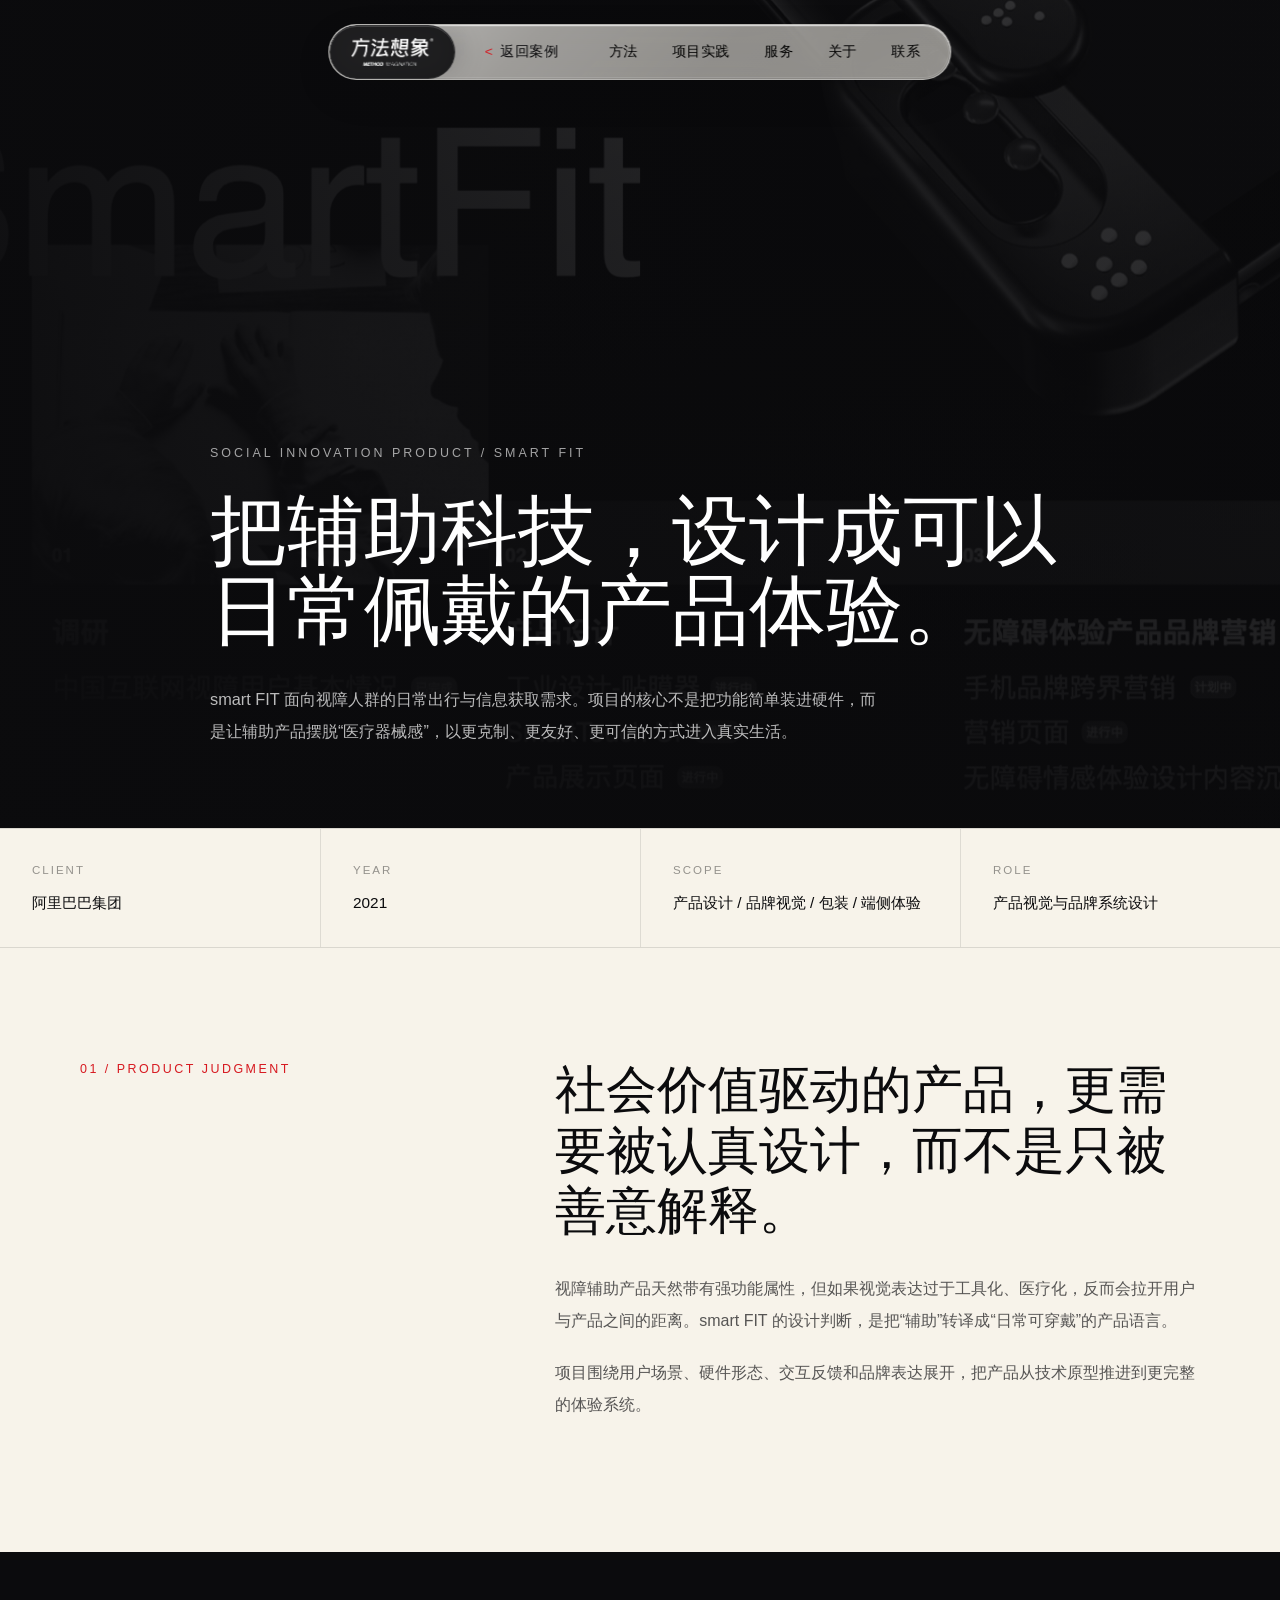
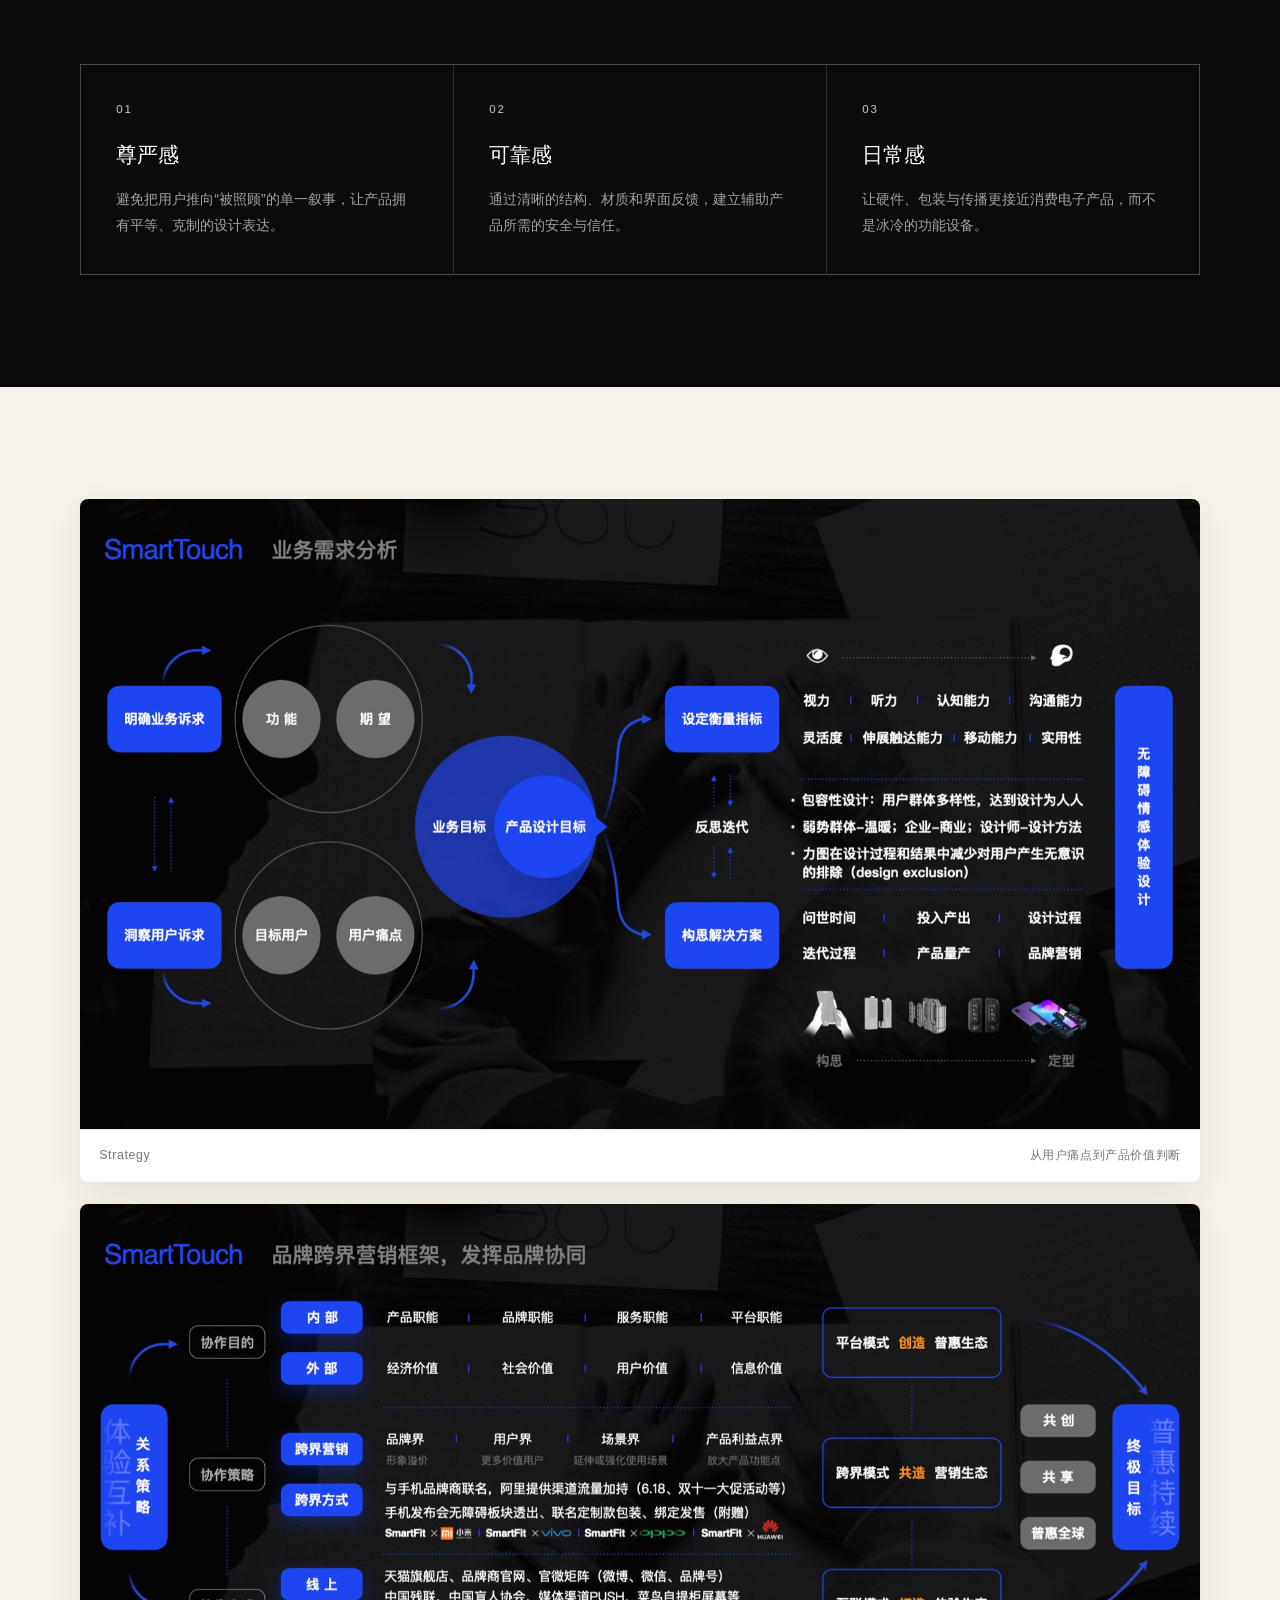
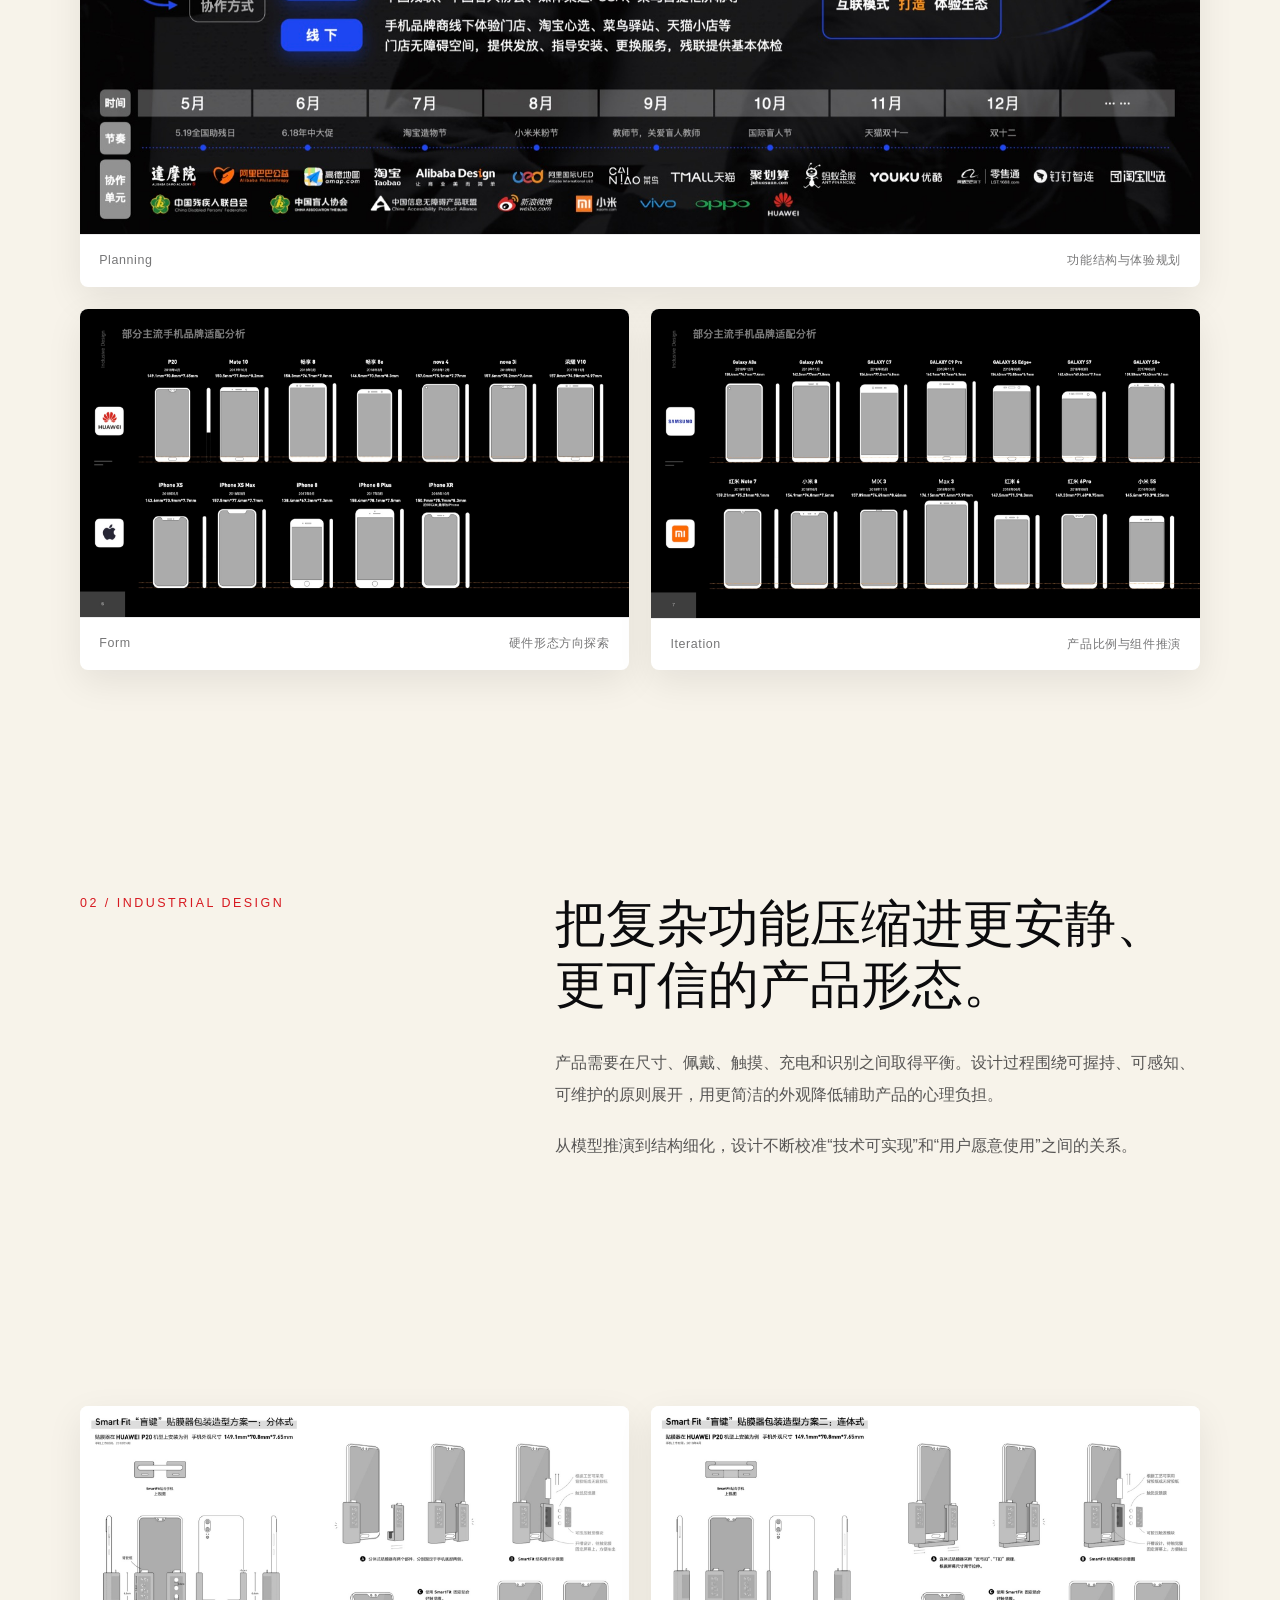
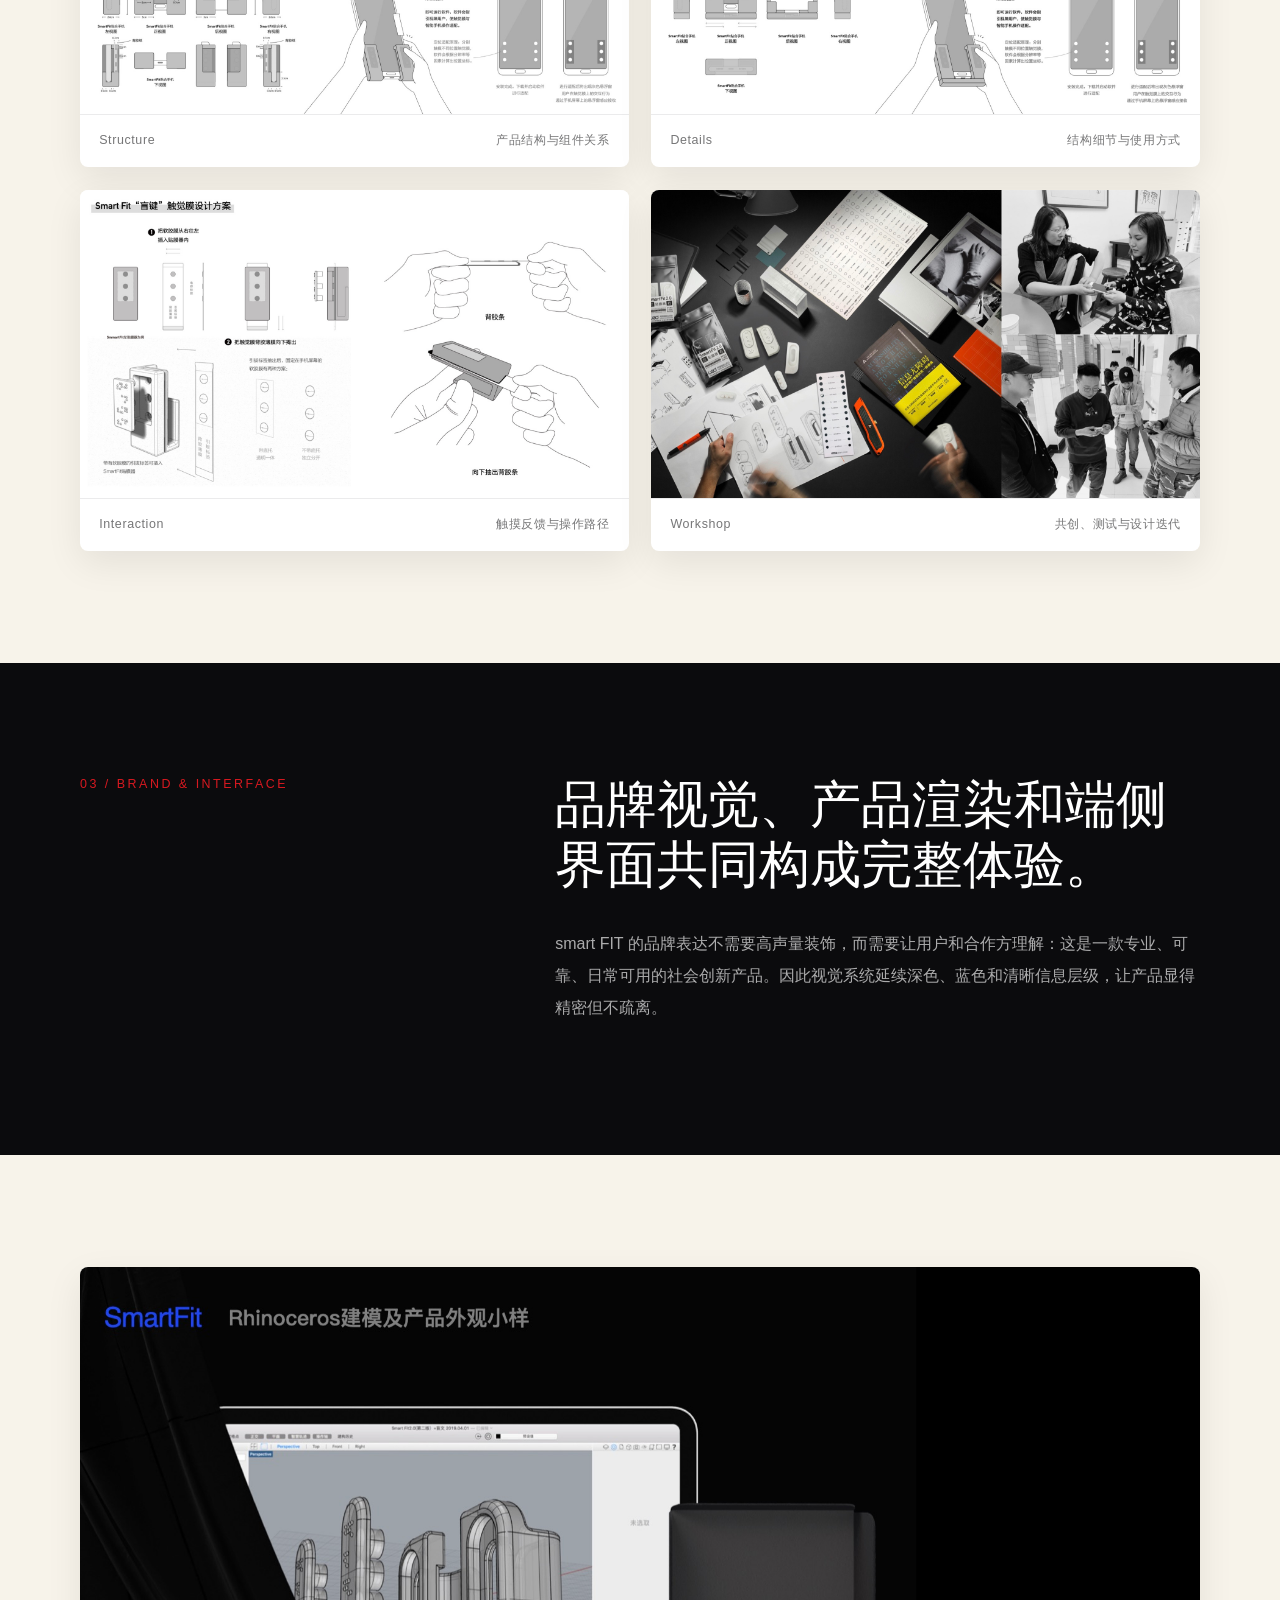
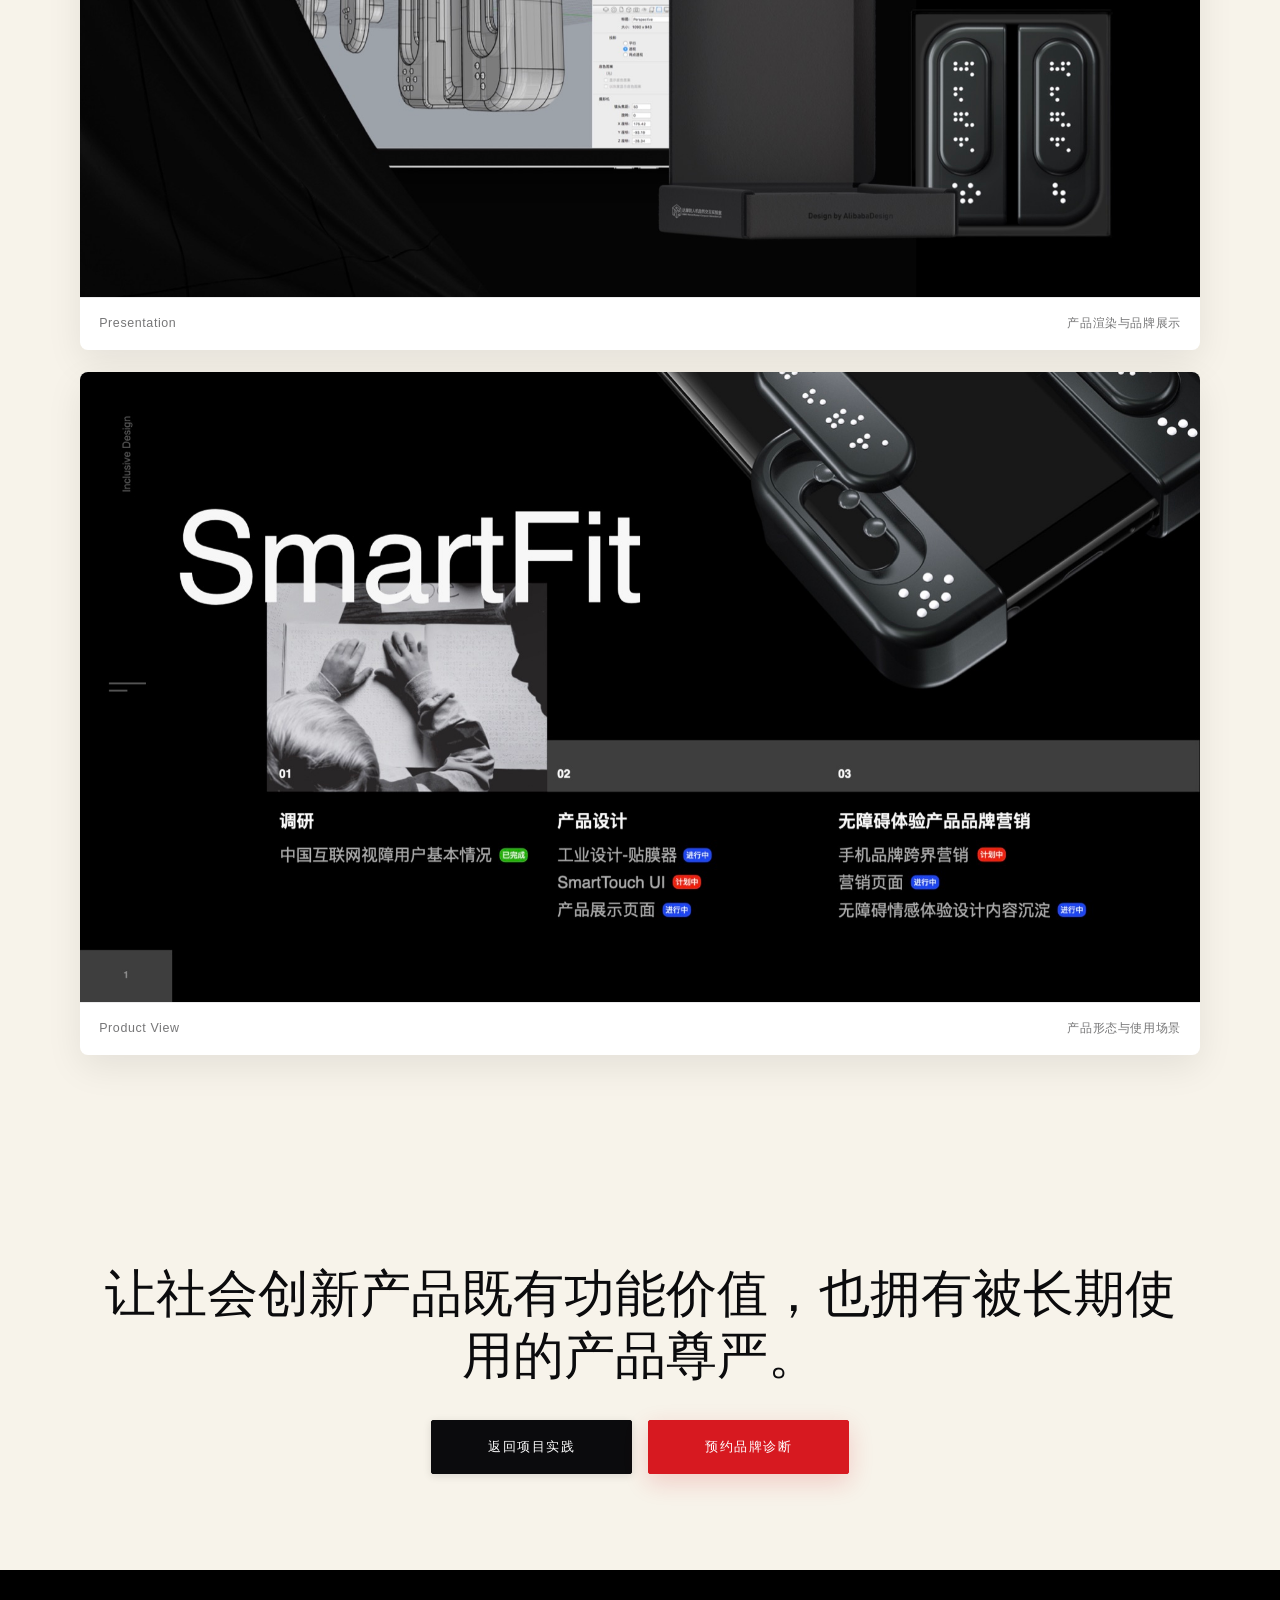
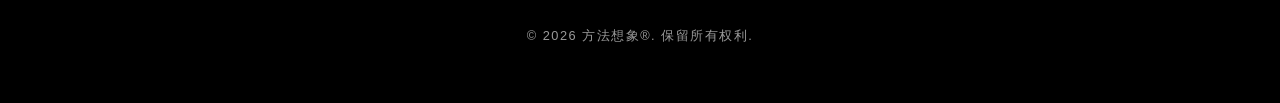
<file: smartfit.html>
<!DOCTYPE html>
<html lang="zh-CN">
<head>
    <meta charset="UTF-8">
    <meta name="viewport" content="width=device-width, initial-scale=1.0">
    <meta name="description" content="smart FIT 视障辅助产品案例，展示陈天翔在社会创新产品、科技硬件、产品视觉、包装与端侧体验中的系统化设计方法。">
    <meta name="baidu-site-verification" content="codeva-MxFgpBnVlg">
    <title>smart FIT视障辅助产品案例｜科技硬件品牌视觉｜方法想象®</title>
    <link rel="canonical" href="https://www.methodimagination.com/smartfit.html">
    <meta property="og:type" content="article">
    <meta property="og:title" content="smart FIT视障辅助产品案例｜科技硬件品牌视觉｜方法想象®">
    <meta property="og:description" content="把辅助科技，设计成可以日常佩戴的产品体验。">
    <meta property="og:url" content="https://www.methodimagination.com/smartfit.html">
    <meta property="og:image" content="https://www.methodimagination.com/images/share-cover.jpg">
    <meta property="og:image:secure_url" content="https://www.methodimagination.com/images/share-cover.jpg">
    <meta property="og:image:width" content="1200">
    <meta property="og:image:height" content="630">
    <meta property="og:image:alt" content="方法想象®｜品牌视觉与 AI 设计顾问">
    <meta name="twitter:card" content="summary_large_image">
    <meta name="twitter:title" content="smart FIT视障辅助产品案例｜科技硬件品牌视觉｜方法想象®">
    <meta name="twitter:description" content="把辅助科技，设计成可以日常佩戴的产品体验。">
    <meta name="twitter:image" content="https://www.methodimagination.com/images/share-cover.jpg">
    <link rel="stylesheet" href="style.css">
    <link rel="stylesheet" href="brand.css">
    <link rel="stylesheet" href="case-detail.css">
</head>
<body class="case-detail-page">
    <nav class="navbar">
        <div class="nav-capsule">
            <a href="index.html#cases" class="nav-logo" aria-label="返回项目实践">
                <img src="images/logo-light-trim.png" alt="方法想象">
            </a>
            <a href="index.html#cases" class="case-back-link">返回案例</a>
            <ul class="nav-links">
                <li><a href="index.html#method">方法</a></li>
                <li><a href="index.html#cases">项目实践</a></li>
                <li><a href="index.html#services">服务</a></li>
                <li><a href="index.html#about">关于</a></li>
                <li><a href="index.html#contact">联系</a></li>
            </ul>
        </div>
    </nav>

    <main>
        <section class="case-detail-hero smartfit-hero">
            <div class="case-detail-bg">
                <img src="images/optimized/smarttouch-fit-1-001-936eb82475.jpg" alt="smart FIT 视障辅助产品">
            </div>
            <div class="container">
                <p class="case-detail-kicker">Social Innovation Product / smart FIT</p>
                <h1 class="case-detail-title">把辅助科技，设计成可以日常佩戴的产品体验。</h1>
                <p class="case-detail-lead">smart FIT 面向视障人群的日常出行与信息获取需求。项目的核心不是把功能简单装进硬件，而是让辅助产品摆脱“医疗器械感”，以更克制、更友好、更可信的方式进入真实生活。</p>
            </div>
        </section>

        <dl class="case-detail-meta">
            <div>
                <dt>Client</dt>
                <dd>阿里巴巴集团</dd>
            </div>
            <div>
                <dt>Year</dt>
                <dd>2021</dd>
            </div>
            <div>
                <dt>Scope</dt>
                <dd>产品设计 / 品牌视觉 / 包装 / 端侧体验</dd>
            </div>
            <div>
                <dt>Role</dt>
                <dd>产品视觉与品牌系统设计</dd>
            </div>
        </dl>

        <section class="case-detail-section">
            <div class="container case-detail-intro">
                <p class="case-detail-label">01 / Product Judgment</p>
                <div class="case-detail-copy">
                    <h2>社会价值驱动的产品，更需要被认真设计，而不是只被善意解释。</h2>
                    <p>视障辅助产品天然带有强功能属性，但如果视觉表达过于工具化、医疗化，反而会拉开用户与产品之间的距离。smart FIT 的设计判断，是把“辅助”转译成“日常可穿戴”的产品语言。</p>
                    <p>项目围绕用户场景、硬件形态、交互反馈和品牌表达展开，把产品从技术原型推进到更完整的体验系统。</p>
                </div>
            </div>
        </section>

        <section class="case-detail-section section-dark">
            <div class="container">
                <div class="case-detail-principles">
                    <div class="case-detail-principle">
                        <span>01</span>
                        <h3>尊严感</h3>
                        <p>避免把用户推向“被照顾”的单一叙事，让产品拥有平等、克制的设计表达。</p>
                    </div>
                    <div class="case-detail-principle">
                        <span>02</span>
                        <h3>可靠感</h3>
                        <p>通过清晰的结构、材质和界面反馈，建立辅助产品所需的安全与信任。</p>
                    </div>
                    <div class="case-detail-principle">
                        <span>03</span>
                        <h3>日常感</h3>
                        <p>让硬件、包装与传播更接近消费电子产品，而不是冰冷的功能设备。</p>
                    </div>
                </div>
            </div>
        </section>

        <section class="case-detail-section">
            <div class="container">
                <div class="case-detail-grid">
                    <figure class="case-detail-image is-wide">
                        <img src="images/optimized/smarttouch-fit-1-003-ea64611251.jpg" alt="smart FIT 用户价值与产品判断" loading="lazy" decoding="async">
                        <figcaption class="case-detail-caption"><span>Strategy</span><span>从用户痛点到产品价值判断</span></figcaption>
                    </figure>
                    <figure class="case-detail-image is-wide">
                        <img src="images/optimized/smarttouch-fit-1-004-7e4bc719a5.jpg" alt="smart FIT 产品规划系统" loading="lazy" decoding="async">
                        <figcaption class="case-detail-caption"><span>Planning</span><span>功能结构与体验规划</span></figcaption>
                    </figure>
                    <figure class="case-detail-image">
                        <img src="images/optimized/smarttouch-fit-1-006-1f8660b160.jpg" alt="smart FIT 形态探索" loading="lazy" decoding="async">
                        <figcaption class="case-detail-caption"><span>Form</span><span>硬件形态方向探索</span></figcaption>
                    </figure>
                    <figure class="case-detail-image">
                        <img src="images/optimized/smarttouch-fit-1-007-c9849d8383.jpg" alt="smart FIT 设计推演" loading="lazy" decoding="async">
                        <figcaption class="case-detail-caption"><span>Iteration</span><span>产品比例与组件推演</span></figcaption>
                    </figure>
                </div>
            </div>
        </section>

        <section class="case-detail-section">
            <div class="container case-detail-intro">
                <p class="case-detail-label">02 / Industrial Design</p>
                <div class="case-detail-copy">
                    <h2>把复杂功能压缩进更安静、更可信的产品形态。</h2>
                    <p>产品需要在尺寸、佩戴、触摸、充电和识别之间取得平衡。设计过程围绕可握持、可感知、可维护的原则展开，用更简洁的外观降低辅助产品的心理负担。</p>
                    <p>从模型推演到结构细化，设计不断校准“技术可实现”和“用户愿意使用”之间的关系。</p>
                </div>
            </div>
        </section>

        <section class="case-detail-section">
            <div class="container">
                <div class="case-detail-grid">
                    <figure class="case-detail-image">
                        <img src="images/optimized/smarttouch-fit-1-009-5773c3096d.jpg" alt="smart FIT 产品结构说明" loading="lazy" decoding="async">
                        <figcaption class="case-detail-caption"><span>Structure</span><span>产品结构与组件关系</span></figcaption>
                    </figure>
                    <figure class="case-detail-image">
                        <img src="images/optimized/smarttouch-fit-1-010-a4cf4d8389.jpg" alt="smart FIT 产品结构细化" loading="lazy" decoding="async">
                        <figcaption class="case-detail-caption"><span>Details</span><span>结构细节与使用方式</span></figcaption>
                    </figure>
                    <figure class="case-detail-image">
                        <img src="images/optimized/smarttouch-fit-1-011-dbde391d8f.jpg" alt="smart FIT 交互方式" loading="lazy" decoding="async">
                        <figcaption class="case-detail-caption"><span>Interaction</span><span>触摸反馈与操作路径</span></figcaption>
                    </figure>
                    <figure class="case-detail-image">
                        <img src="images/optimized/smarttouch-fit-1-012-40ac3c5e34.jpg" alt="smart FIT 产品共创过程" loading="lazy" decoding="async">
                        <figcaption class="case-detail-caption"><span>Workshop</span><span>共创、测试与设计迭代</span></figcaption>
                    </figure>
                </div>
            </div>
        </section>

        <section class="case-detail-section section-dark">
            <div class="container case-detail-intro">
                <p class="case-detail-label">03 / Brand & Interface</p>
                <div class="case-detail-copy">
                    <h2>品牌视觉、产品渲染和端侧界面共同构成完整体验。</h2>
                    <p>smart FIT 的品牌表达不需要高声量装饰，而需要让用户和合作方理解：这是一款专业、可靠、日常可用的社会创新产品。因此视觉系统延续深色、蓝色和清晰信息层级，让产品显得精密但不疏离。</p>
                </div>
            </div>
        </section>

        <section class="case-detail-section">
            <div class="container">
                <div class="case-detail-grid">
                    <figure class="case-detail-image is-wide">
                        <img src="images/optimized/smarttouch-fit-1-013-5f46b09337.jpg" alt="smart FIT 产品展示图" loading="lazy" decoding="async">
                        <figcaption class="case-detail-caption"><span>Presentation</span><span>产品渲染与品牌展示</span></figcaption>
                    </figure>
                    <figure class="case-detail-image is-wide">
                        <img src="images/optimized/smarttouch-fit-1-001-936eb82475.jpg" alt="smart FIT 产品形态展示" loading="lazy" decoding="async">
                        <figcaption class="case-detail-caption"><span>Product View</span><span>产品形态与使用场景</span></figcaption>
                    </figure>
                </div>
            </div>
        </section>

        <section class="case-detail-next">
            <div class="container">
                <h2>让社会创新产品既有功能价值，也拥有被长期使用的产品尊严。</h2>
                <div class="case-detail-actions">
                    <a href="index.html#cases" class="btn">返回项目实践</a>
                    <a href="index.html#contact" class="btn btn-accent">预约品牌诊断</a>
                </div>
            </div>
        </section>
    </main>

    <footer class="footer">
        <div class="container">
            <p>&copy; 2026 方法想象®. 保留所有权利.</p>
        </div>
    </footer>
</body>
</html>
</file>
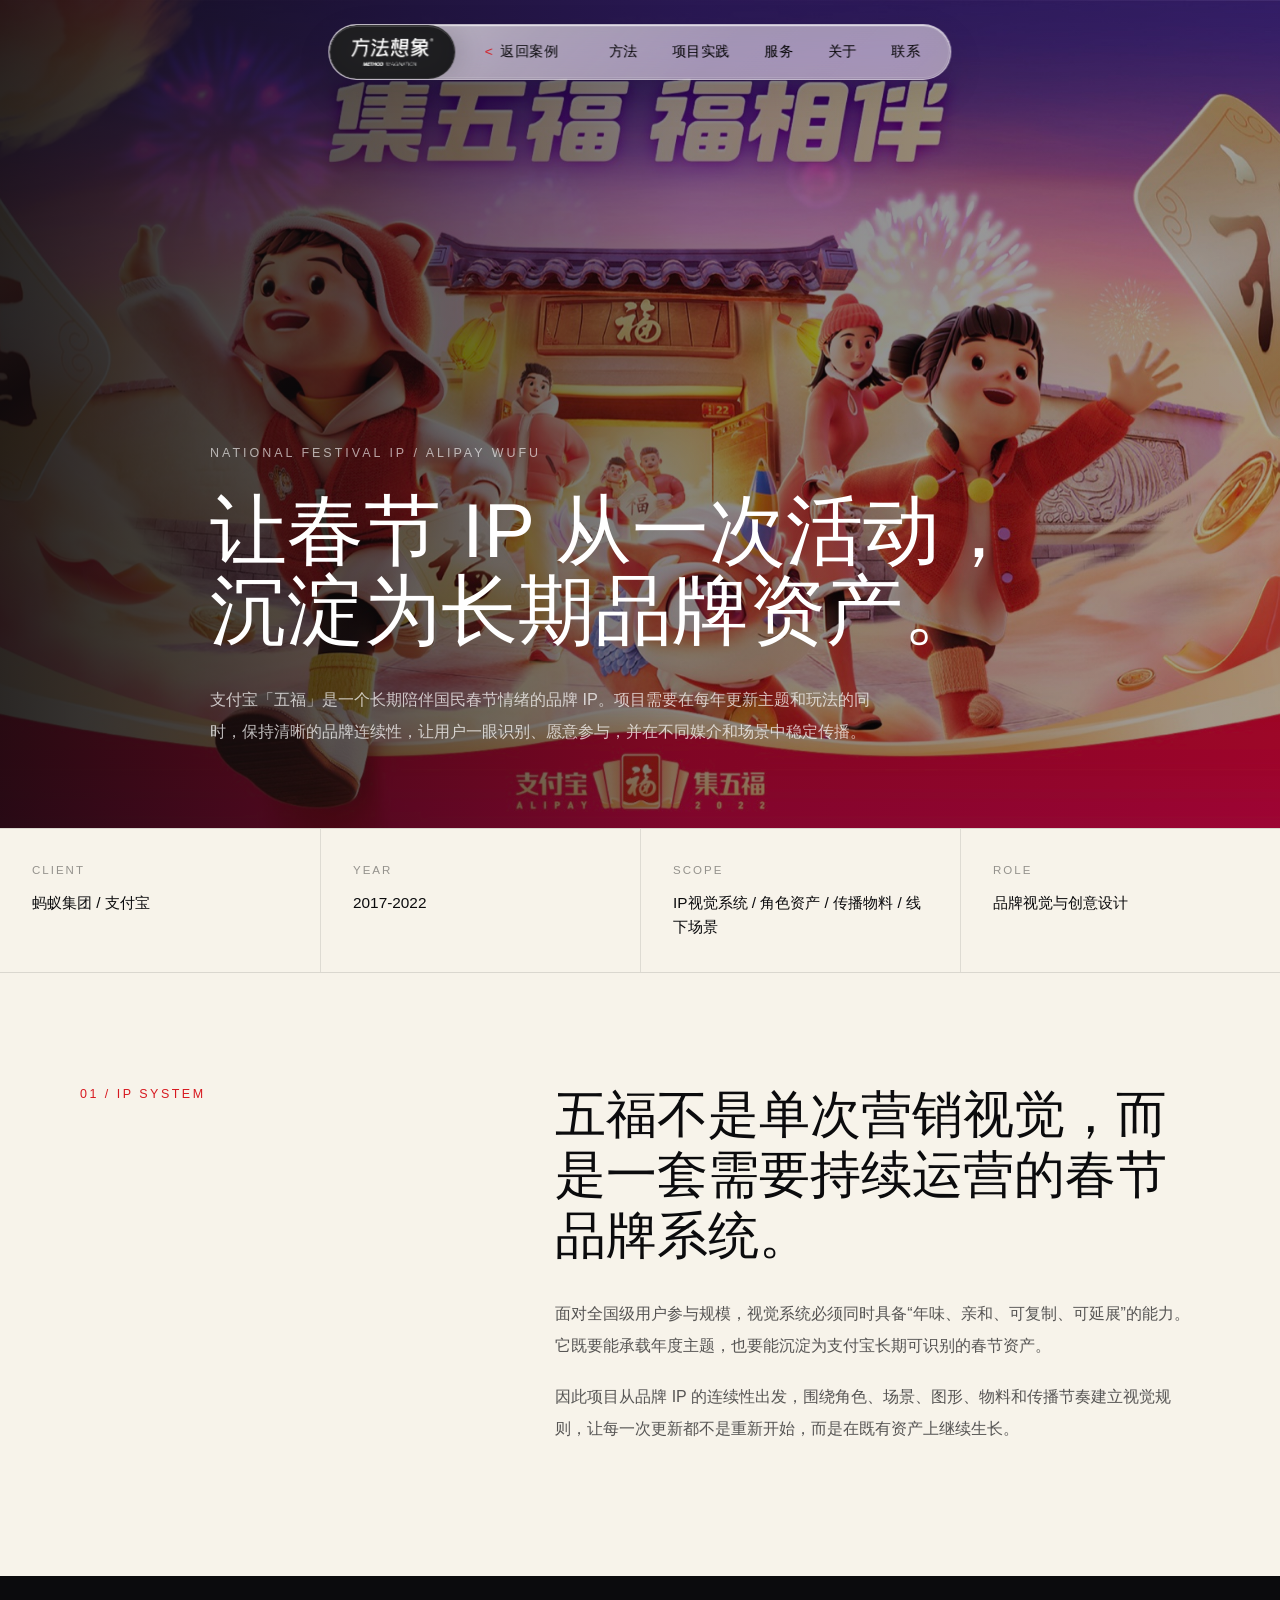
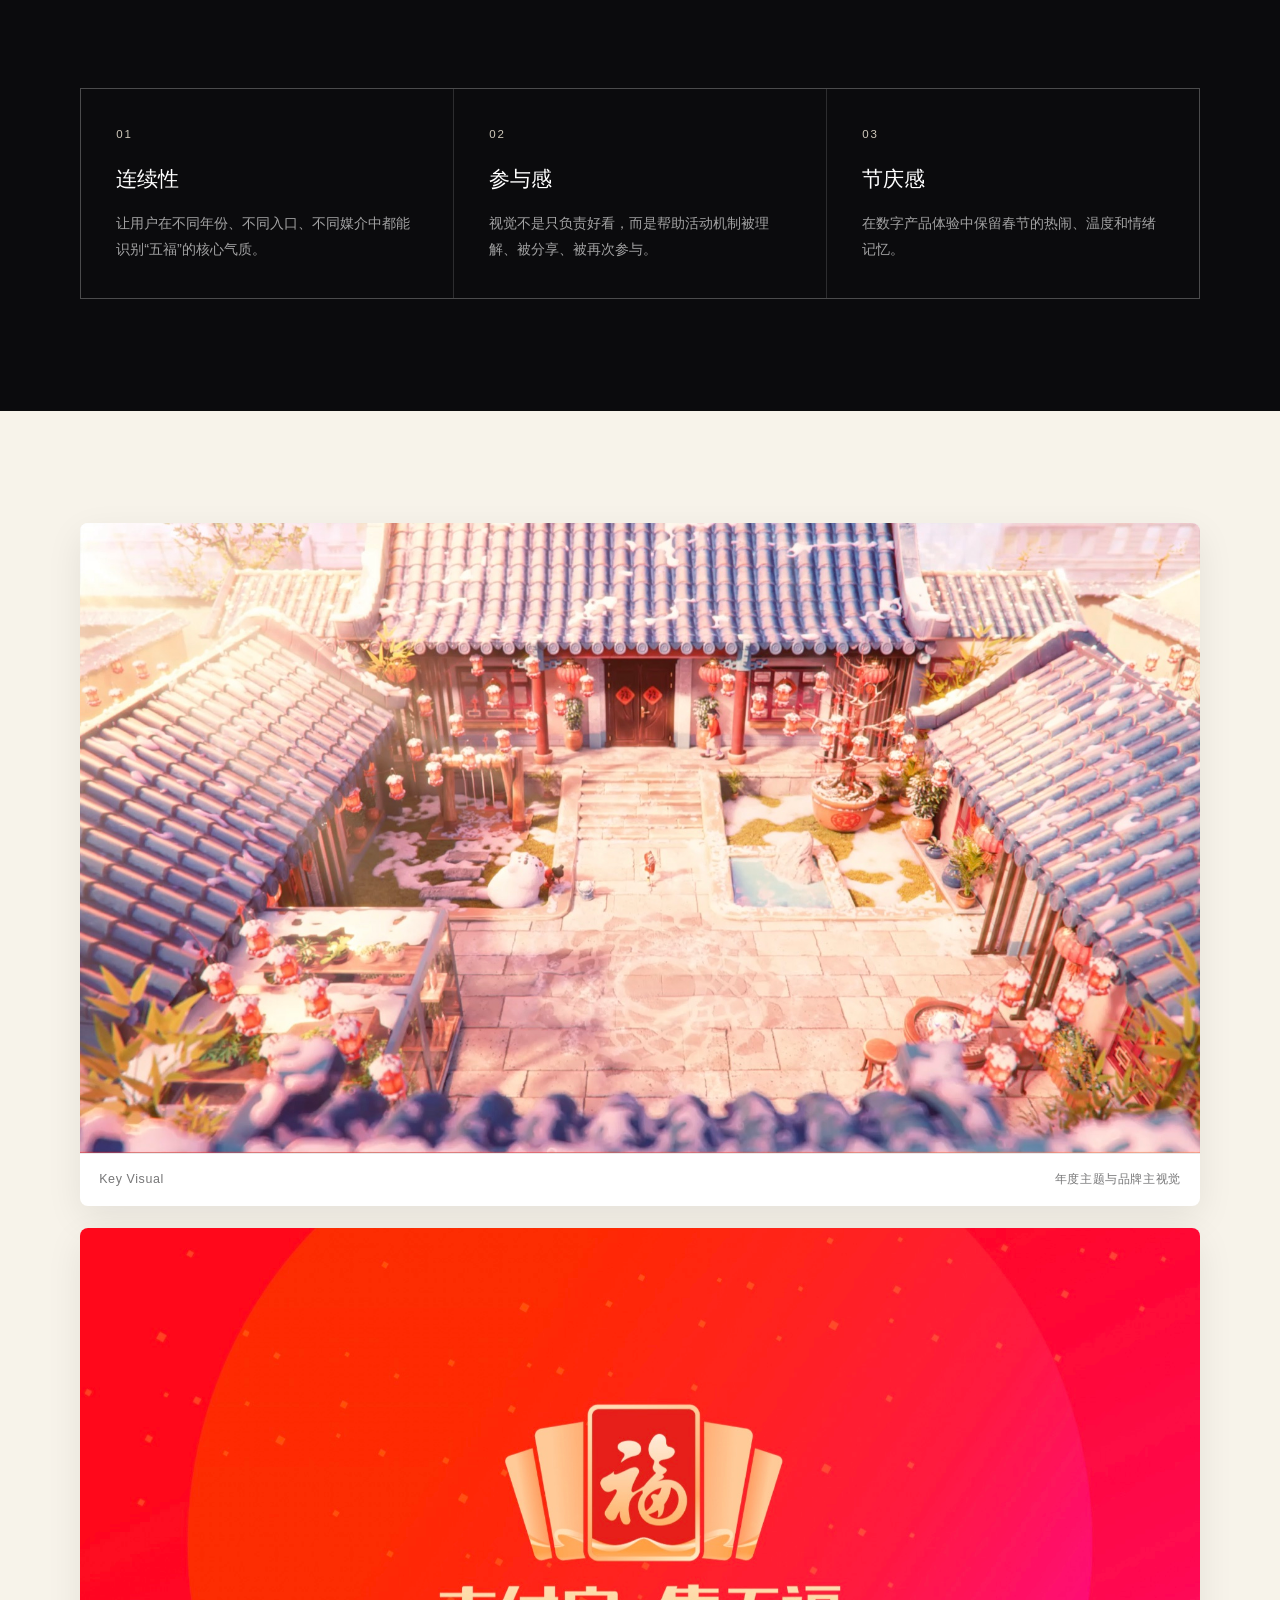
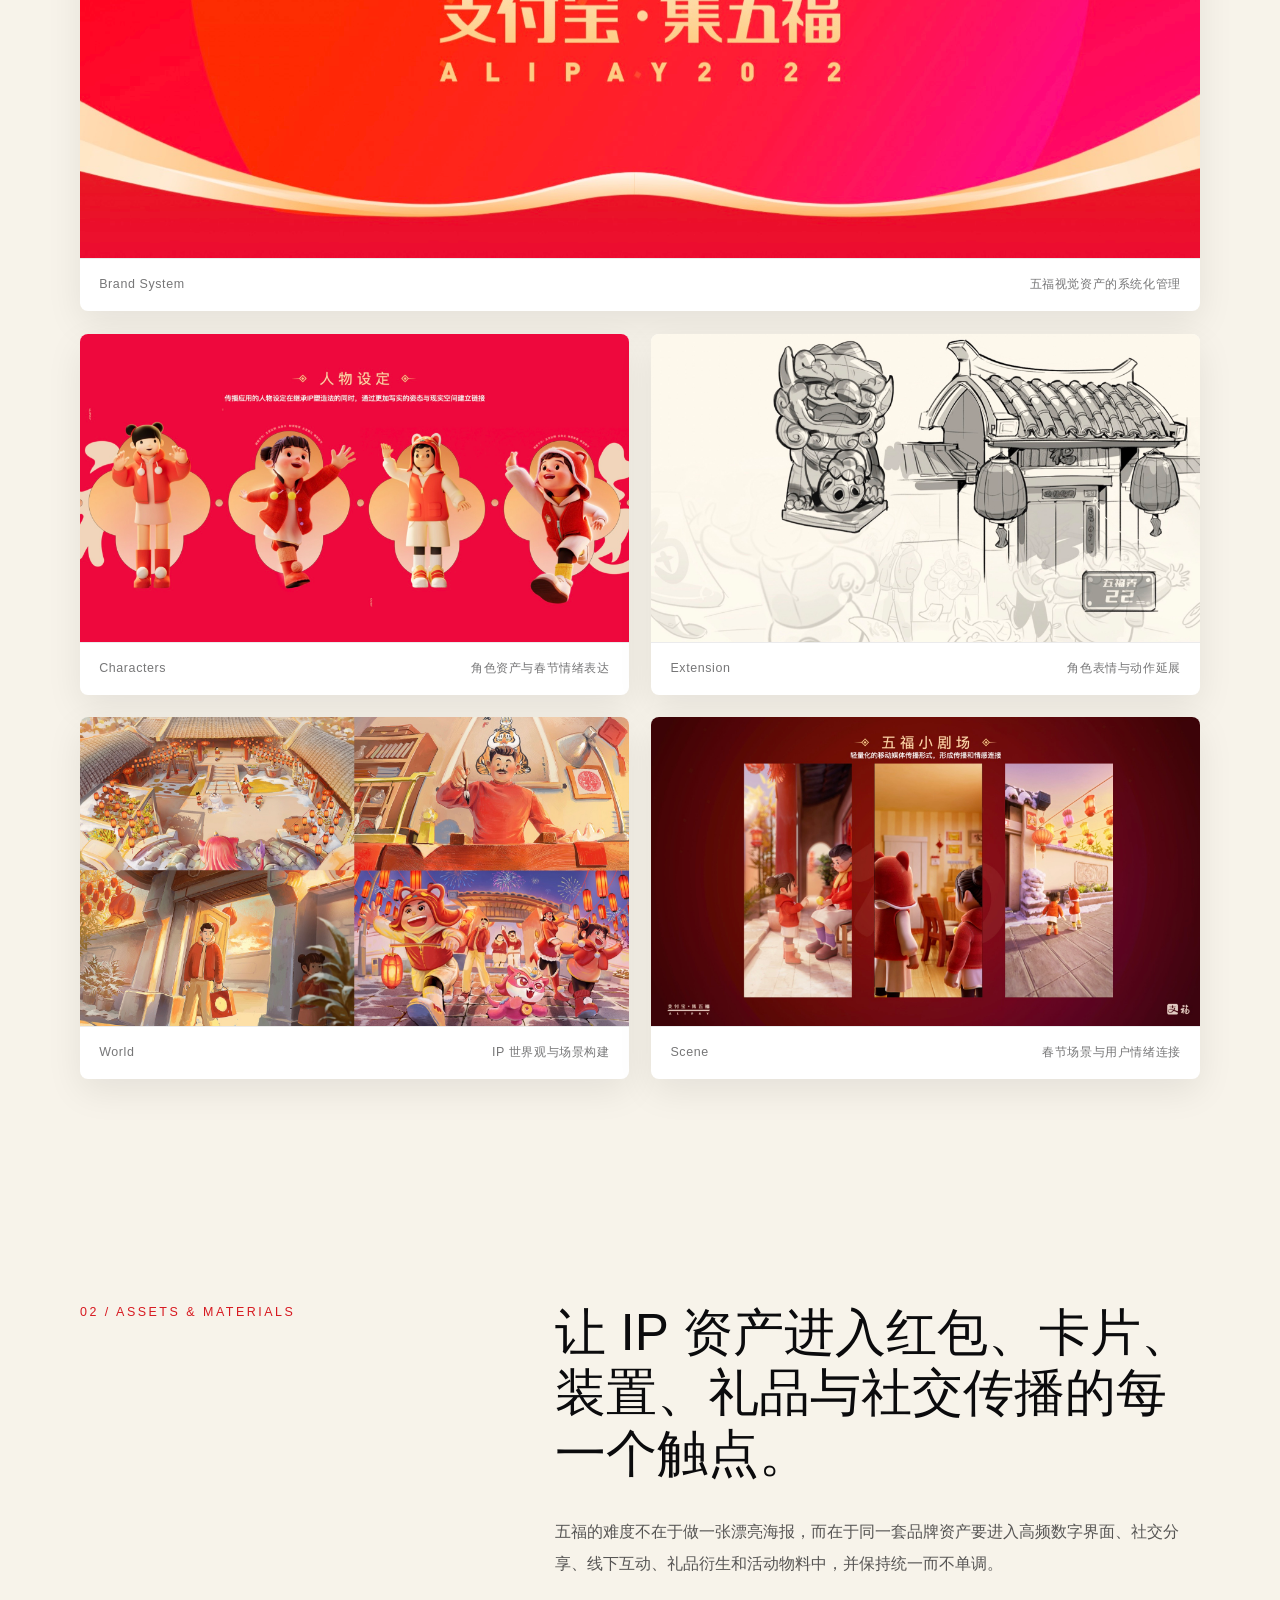
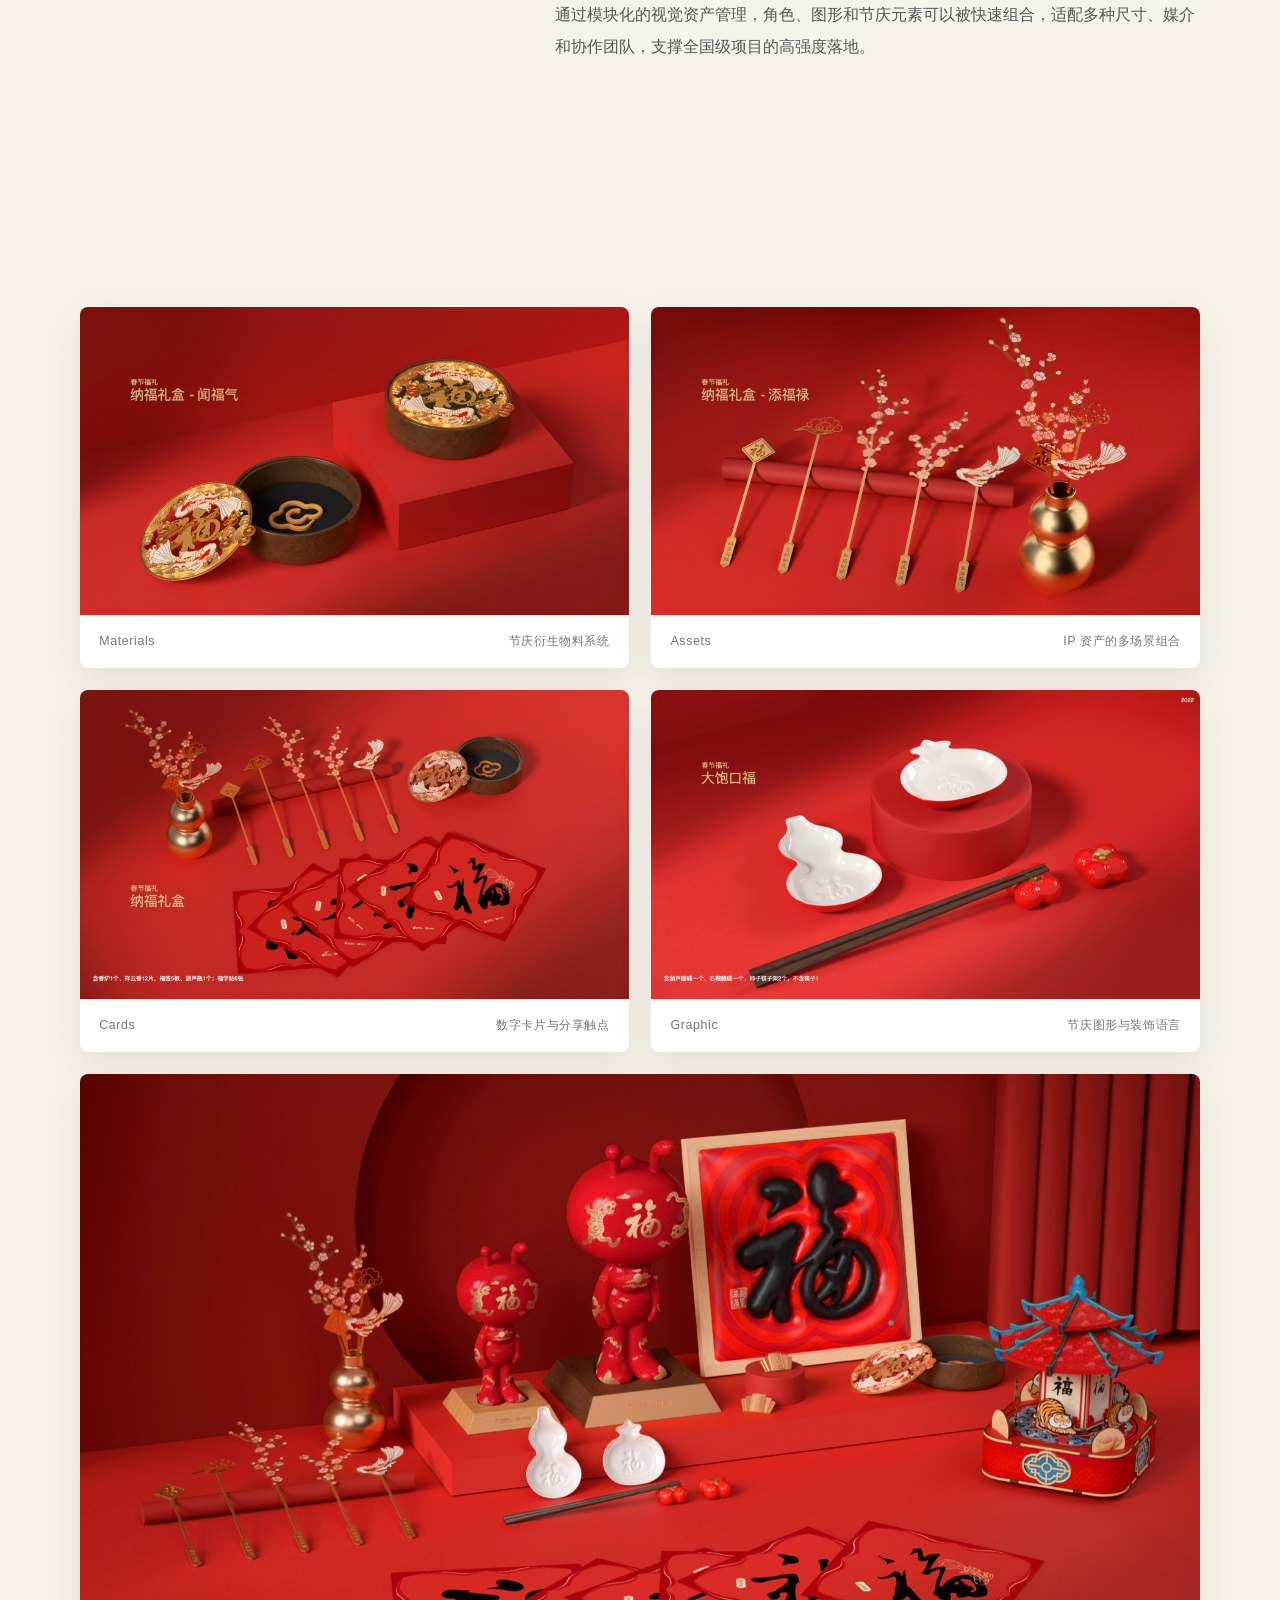
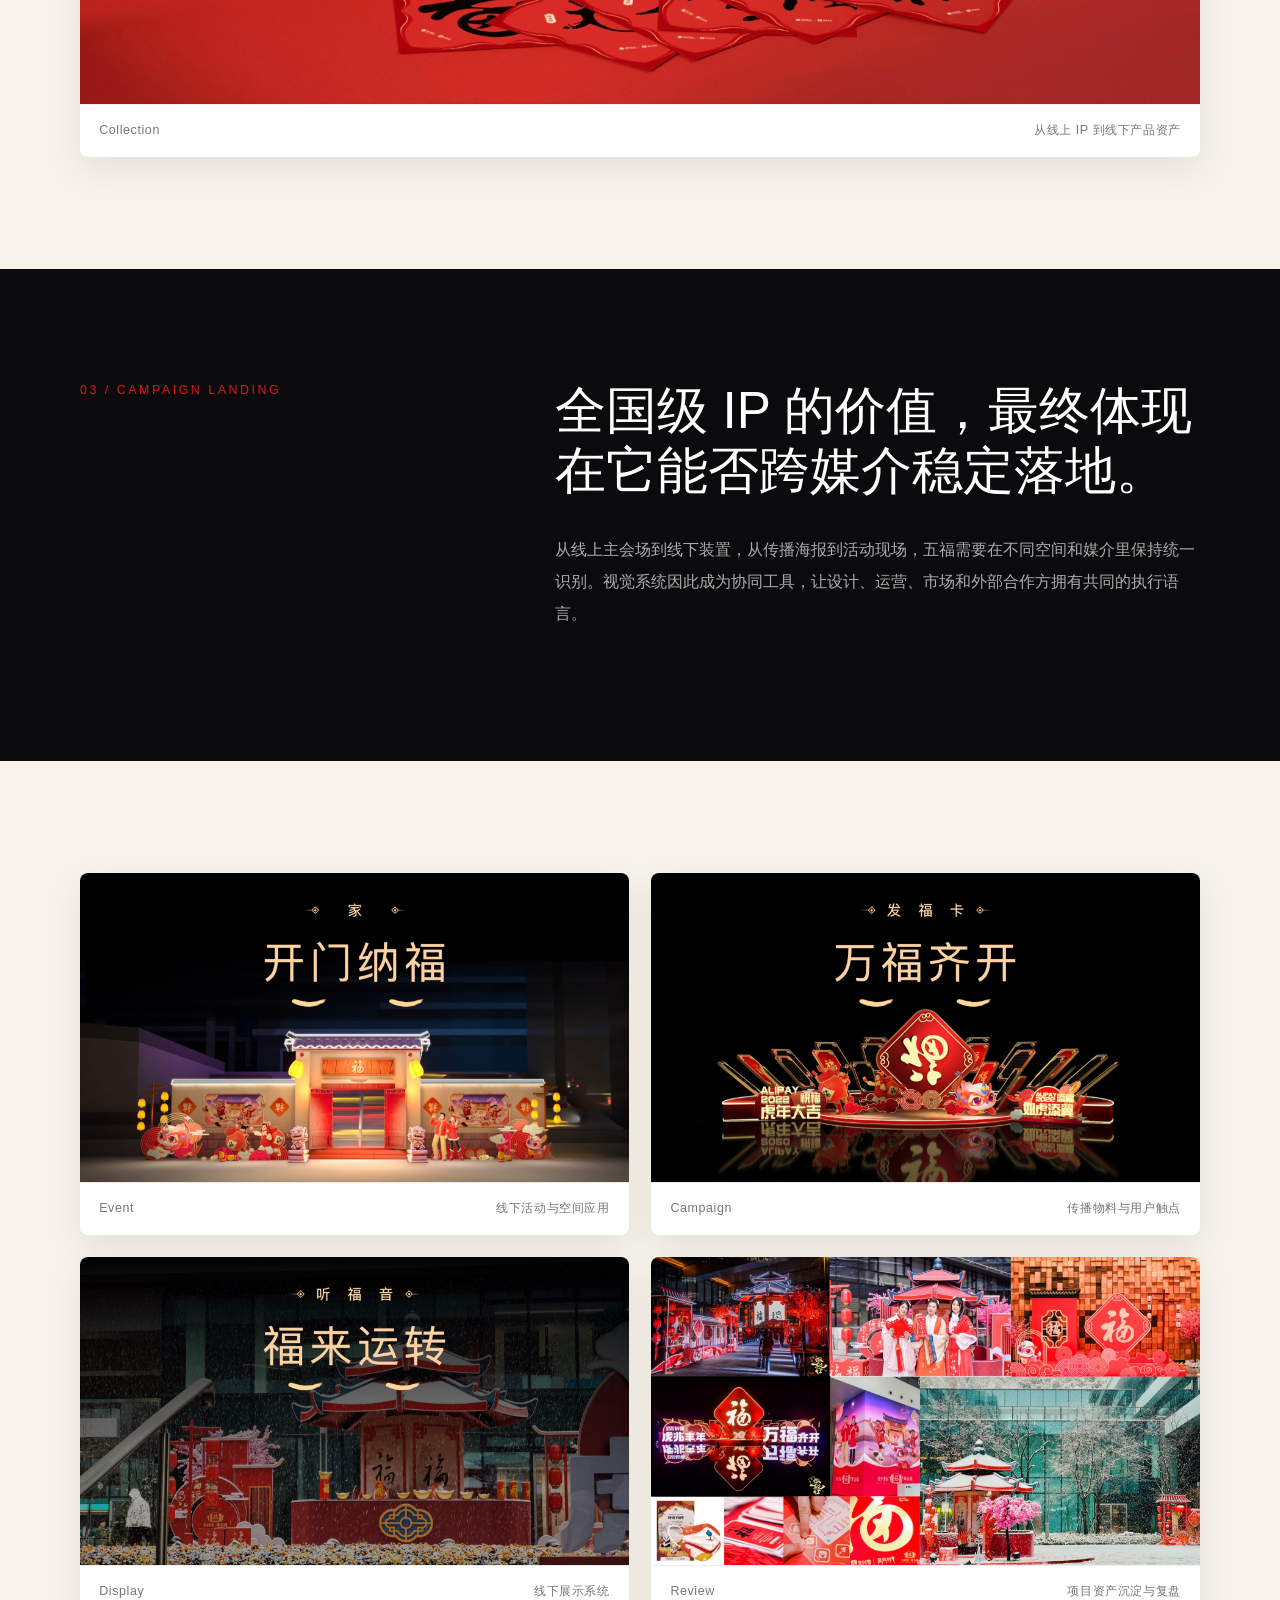
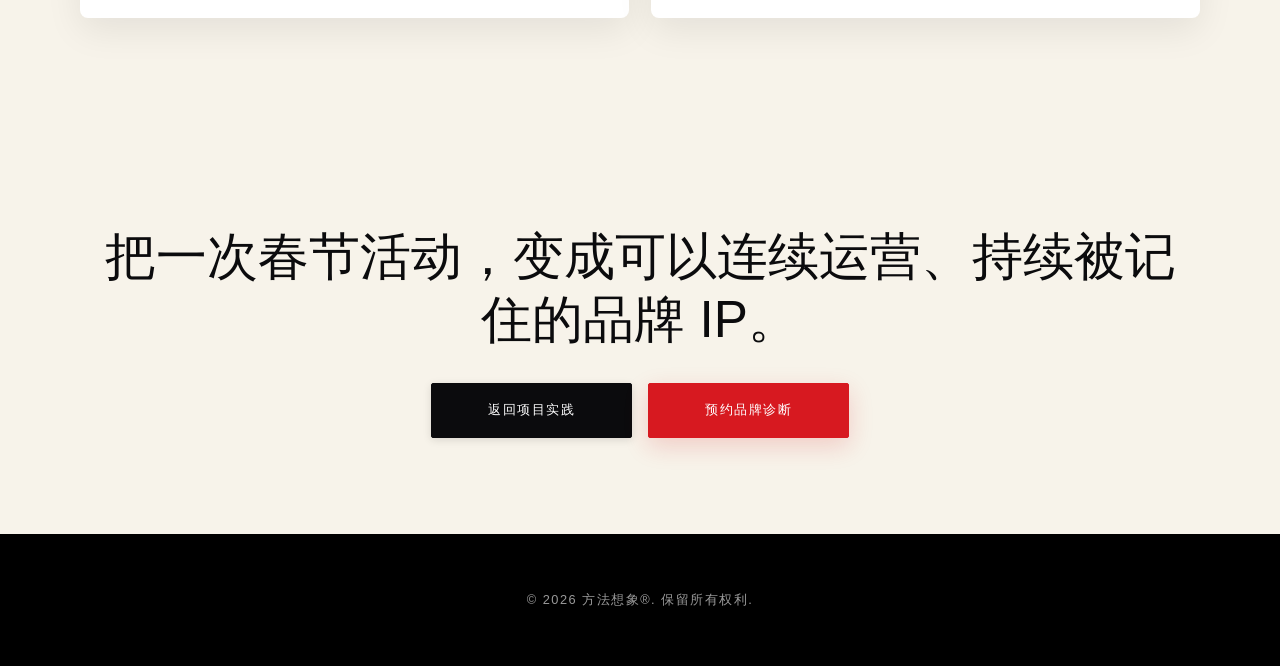
<file: wufu.html>
<!DOCTYPE html>
<html lang="zh-CN">
<head>
    <meta charset="UTF-8">
    <meta name="viewport" content="width=device-width, initial-scale=1.0">
    <meta name="description" content="陈天翔参与支付宝五福品牌 IP 视觉系统建设，展示国民级春节 IP 的角色资产、传播物料与长期品牌资产沉淀。">
    <meta name="baidu-site-verification" content="codeva-MxFgpBnVlg">
    <title>支付宝五福品牌IP案例｜陈天翔｜方法想象®</title>
    <link rel="canonical" href="https://www.methodimagination.com/wufu.html">
    <meta property="og:type" content="article">
    <meta property="og:title" content="支付宝五福品牌IP案例｜陈天翔｜方法想象®">
    <meta property="og:description" content="让春节 IP 从一次活动，沉淀为长期品牌资产。">
    <meta property="og:url" content="https://www.methodimagination.com/wufu.html">
    <meta property="og:image" content="https://www.methodimagination.com/images/share-cover.jpg">
    <meta property="og:image:secure_url" content="https://www.methodimagination.com/images/share-cover.jpg">
    <meta property="og:image:width" content="1200">
    <meta property="og:image:height" content="630">
    <meta property="og:image:alt" content="方法想象®｜品牌视觉与 AI 设计顾问">
    <meta name="twitter:card" content="summary_large_image">
    <meta name="twitter:title" content="支付宝五福品牌IP案例｜陈天翔｜方法想象®">
    <meta name="twitter:description" content="让春节 IP 从一次活动，沉淀为长期品牌资产。">
    <meta name="twitter:image" content="https://www.methodimagination.com/images/share-cover.jpg">
    <link rel="stylesheet" href="style.css">
    <link rel="stylesheet" href="brand.css">
    <link rel="stylesheet" href="case-detail.css">
</head>
<body class="case-detail-page">
    <nav class="navbar">
        <div class="nav-capsule">
            <a href="index.html#cases" class="nav-logo" aria-label="返回项目实践">
                <img src="images/logo-light-trim.png" alt="方法想象">
            </a>
            <a href="index.html#cases" class="case-back-link">返回案例</a>
            <ul class="nav-links">
                <li><a href="index.html#method">方法</a></li>
                <li><a href="index.html#cases">项目实践</a></li>
                <li><a href="index.html#services">服务</a></li>
                <li><a href="index.html#about">关于</a></li>
                <li><a href="index.html#contact">联系</a></li>
            </ul>
        </div>
    </nav>

    <main>
        <section class="case-detail-hero">
            <div class="case-detail-bg">
                <img src="images/optimized/2020-003-7609911480.jpg" alt="支付宝五福品牌视觉">
            </div>
            <div class="container">
                <p class="case-detail-kicker">National Festival IP / Alipay Wufu</p>
                <h1 class="case-detail-title">让春节 IP 从一次活动，沉淀为长期品牌资产。</h1>
                <p class="case-detail-lead">支付宝「五福」是一个长期陪伴国民春节情绪的品牌 IP。项目需要在每年更新主题和玩法的同时，保持清晰的品牌连续性，让用户一眼识别、愿意参与，并在不同媒介和场景中稳定传播。</p>
            </div>
        </section>

        <dl class="case-detail-meta">
            <div>
                <dt>Client</dt>
                <dd>蚂蚁集团 / 支付宝</dd>
            </div>
            <div>
                <dt>Year</dt>
                <dd>2017-2022</dd>
            </div>
            <div>
                <dt>Scope</dt>
                <dd>IP视觉系统 / 角色资产 / 传播物料 / 线下场景</dd>
            </div>
            <div>
                <dt>Role</dt>
                <dd>品牌视觉与创意设计</dd>
            </div>
        </dl>

        <section class="case-detail-section">
            <div class="container case-detail-intro">
                <p class="case-detail-label">01 / IP System</p>
                <div class="case-detail-copy">
                    <h2>五福不是单次营销视觉，而是一套需要持续运营的春节品牌系统。</h2>
                    <p>面对全国级用户参与规模，视觉系统必须同时具备“年味、亲和、可复制、可延展”的能力。它既要能承载年度主题，也要能沉淀为支付宝长期可识别的春节资产。</p>
                    <p>因此项目从品牌 IP 的连续性出发，围绕角色、场景、图形、物料和传播节奏建立视觉规则，让每一次更新都不是重新开始，而是在既有资产上继续生长。</p>
                </div>
            </div>
        </section>

        <section class="case-detail-section section-dark">
            <div class="container">
                <div class="case-detail-principles">
                    <div class="case-detail-principle">
                        <span>01</span>
                        <h3>连续性</h3>
                        <p>让用户在不同年份、不同入口、不同媒介中都能识别“五福”的核心气质。</p>
                    </div>
                    <div class="case-detail-principle">
                        <span>02</span>
                        <h3>参与感</h3>
                        <p>视觉不是只负责好看，而是帮助活动机制被理解、被分享、被再次参与。</p>
                    </div>
                    <div class="case-detail-principle">
                        <span>03</span>
                        <h3>节庆感</h3>
                        <p>在数字产品体验中保留春节的热闹、温度和情绪记忆。</p>
                    </div>
                </div>
            </div>
        </section>

        <section class="case-detail-section">
            <div class="container">
                <div class="case-detail-grid">
                    <figure class="case-detail-image is-wide">
                        <img src="images/optimized/2020-004-15e6b00720.jpg" alt="五福年度品牌主视觉" loading="lazy" decoding="async">
                        <figcaption class="case-detail-caption"><span>Key Visual</span><span>年度主题与品牌主视觉</span></figcaption>
                    </figure>
                    <figure class="case-detail-image is-wide">
                        <img src="images/optimized/2020-008-78a04d4c16.jpg" alt="五福品牌系统总览" loading="lazy" decoding="async">
                        <figcaption class="case-detail-caption"><span>Brand System</span><span>五福视觉资产的系统化管理</span></figcaption>
                    </figure>
                    <figure class="case-detail-image">
                        <img src="images/optimized/2020-014-2127b5246d.jpg" alt="五福角色设定" loading="lazy" decoding="async">
                        <figcaption class="case-detail-caption"><span>Characters</span><span>角色资产与春节情绪表达</span></figcaption>
                    </figure>
                    <figure class="case-detail-image">
                        <img src="images/optimized/2020-015-ab0d395952.jpg" alt="五福角色延展" loading="lazy" decoding="async">
                        <figcaption class="case-detail-caption"><span>Extension</span><span>角色表情与动作延展</span></figcaption>
                    </figure>
                    <figure class="case-detail-image">
                        <img src="images/optimized/2020-016-1bae5debec.jpg" alt="五福场景世界观" loading="lazy" decoding="async">
                        <figcaption class="case-detail-caption"><span>World</span><span>IP 世界观与场景构建</span></figcaption>
                    </figure>
                    <figure class="case-detail-image">
                        <img src="images/optimized/2020-017-0897039633.jpg" alt="五福春节场景设计" loading="lazy" decoding="async">
                        <figcaption class="case-detail-caption"><span>Scene</span><span>春节场景与用户情绪连接</span></figcaption>
                    </figure>
                </div>
            </div>
        </section>

        <section class="case-detail-section">
            <div class="container case-detail-intro">
                <p class="case-detail-label">02 / Assets & Materials</p>
                <div class="case-detail-copy">
                    <h2>让 IP 资产进入红包、卡片、装置、礼品与社交传播的每一个触点。</h2>
                    <p>五福的难度不在于做一张漂亮海报，而在于同一套品牌资产要进入高频数字界面、社交分享、线下互动、礼品衍生和活动物料中，并保持统一而不单调。</p>
                    <p>通过模块化的视觉资产管理，角色、图形和节庆元素可以被快速组合，适配多种尺寸、媒介和协作团队，支撑全国级项目的高强度落地。</p>
                </div>
            </div>
        </section>

        <section class="case-detail-section">
            <div class="container">
                <div class="case-detail-grid">
                    <figure class="case-detail-image">
                        <img src="images/optimized/2020-020-9a15b7b5bd.jpg" alt="五福衍生物料" loading="lazy" decoding="async">
                        <figcaption class="case-detail-caption"><span>Materials</span><span>节庆衍生物料系统</span></figcaption>
                    </figure>
                    <figure class="case-detail-image">
                        <img src="images/optimized/2020-021-68946659d1.jpg" alt="五福品牌资产延展" loading="lazy" decoding="async">
                        <figcaption class="case-detail-caption"><span>Assets</span><span>IP 资产的多场景组合</span></figcaption>
                    </figure>
                    <figure class="case-detail-image">
                        <img src="images/optimized/2020-022-893f46a36f.jpg" alt="五福卡片设计" loading="lazy" decoding="async">
                        <figcaption class="case-detail-caption"><span>Cards</span><span>数字卡片与分享触点</span></figcaption>
                    </figure>
                    <figure class="case-detail-image">
                        <img src="images/optimized/2020-024-17cc7dae71.jpg" alt="五福图形系统" loading="lazy" decoding="async">
                        <figcaption class="case-detail-caption"><span>Graphic</span><span>节庆图形与装饰语言</span></figcaption>
                    </figure>
                    <figure class="case-detail-image is-wide">
                        <img src="images/optimized/2020-029-2350789fc5.jpg" alt="五福衍生产品集合" loading="lazy" decoding="async">
                        <figcaption class="case-detail-caption"><span>Collection</span><span>从线上 IP 到线下产品资产</span></figcaption>
                    </figure>
                </div>
            </div>
        </section>

        <section class="case-detail-section section-dark">
            <div class="container case-detail-intro">
                <p class="case-detail-label">03 / Campaign Landing</p>
                <div class="case-detail-copy">
                    <h2>全国级 IP 的价值，最终体现在它能否跨媒介稳定落地。</h2>
                    <p>从线上主会场到线下装置，从传播海报到活动现场，五福需要在不同空间和媒介里保持统一识别。视觉系统因此成为协同工具，让设计、运营、市场和外部合作方拥有共同的执行语言。</p>
                </div>
            </div>
        </section>

        <section class="case-detail-section">
            <div class="container">
                <div class="case-detail-grid">
                    <figure class="case-detail-image">
                        <img src="images/optimized/2020-035-76aba1e132.jpg" alt="五福线下活动场景" loading="lazy" decoding="async">
                        <figcaption class="case-detail-caption"><span>Event</span><span>线下活动与空间应用</span></figcaption>
                    </figure>
                    <figure class="case-detail-image">
                        <img src="images/optimized/2020-036-7e292a62d4.jpg" alt="五福传播物料" loading="lazy" decoding="async">
                        <figcaption class="case-detail-caption"><span>Campaign</span><span>传播物料与用户触点</span></figcaption>
                    </figure>
                    <figure class="case-detail-image">
                        <img src="images/optimized/2020-037-2b4e306921.jpg" alt="五福线下展示" loading="lazy" decoding="async">
                        <figcaption class="case-detail-caption"><span>Display</span><span>线下展示系统</span></figcaption>
                    </figure>
                    <figure class="case-detail-image">
                        <img src="images/optimized/2020-039-6065fca260.jpg" alt="五福项目复盘" loading="lazy" decoding="async">
                        <figcaption class="case-detail-caption"><span>Review</span><span>项目资产沉淀与复盘</span></figcaption>
                    </figure>
                </div>
            </div>
        </section>

        <section class="case-detail-next">
            <div class="container">
                <h2>把一次春节活动，变成可以连续运营、持续被记住的品牌 IP。</h2>
                <div class="case-detail-actions">
                    <a href="index.html#cases" class="btn">返回项目实践</a>
                    <a href="index.html#contact" class="btn btn-accent">预约品牌诊断</a>
                </div>
            </div>
        </section>
    </main>

    <footer class="footer">
        <div class="container">
            <p>&copy; 2026 方法想象®. 保留所有权利.</p>
        </div>
    </footer>
</body>
</html>
</file>
<file: style.css>
* {
    margin: 0;
    padding: 0;
    box-sizing: border-box;
}

html {
    scroll-behavior: smooth;
}

:root {
    --brand-red: #D71920;
    --brand-red-dark: #A90F14;
    --brand-clay: #B86A4A;
    --brand-paper: #F7F3EA;
    --brand-mist: #ECE7DC;
    --brand-stone: #CFC8BA;
    --brand-gray: #6F6A61;
    --brand-silver: #DED8CC;
    --ink: #0B0B0D;
    --paper: #FFFFFF;

    --ink-900: #0B0B0D;
    --ink-800: #141418;
    --ink-700: #1E1E24;
    --line-dark: rgba(255,255,255,.08);
    --text-dim: rgba(255,255,255,.6);
    --text-faint: rgba(255,255,255,.4);
    --accent-primary: var(--brand-red);
    --accent-secondary: var(--brand-clay);
}

body {
    font-family: -apple-system, BlinkMacSystemFont, 'Segoe UI', 'PingFang SC', 'Hiragino Sans GB', 'Microsoft YaHei', sans-serif;
    line-height: 1.6;
    color: var(--ink);
    background: var(--brand-paper);
    font-weight: 300;
    -webkit-font-smoothing: antialiased;
    -moz-osx-font-smoothing: grayscale;
    text-rendering: optimizeLegibility;
    overflow-x: hidden;
}

.container {
    max-width: 1200px;
    margin: 0 auto;
    padding: 0 40px;
}

section {
    scroll-margin-top: 120px;
}

.navbar {
    position: fixed;
    top: 1.5rem;
    left: 50%;
    transform: translateX(-50%);
    z-index: 1000;
    padding: 0;
    background: transparent;
    border: none;
}

.nav-capsule {
    display: flex;
    align-items: stretch;
    gap: 1.65rem;
    background: rgba(247, 243, 234, 0.88);
    backdrop-filter: saturate(180%) blur(24px);
    -webkit-backdrop-filter: saturate(180%) blur(24px);
    border: 1px solid rgba(11, 11, 13, 0.06);
    border-radius: 999px;
    min-height: 54px;
    padding: 0 0.95rem 0 0;
    overflow: hidden;
    box-shadow: 0 4px 24px rgba(0, 0, 0, 0.06),
                0 1px 4px rgba(0, 0, 0, 0.04),
                inset 0 1px 0 rgba(255, 255, 255, 0.72);
    transition: all 0.45s cubic-bezier(0.19, 1, 0.22, 1);
}

.nav-capsule:hover {
    box-shadow: 0 8px 32px rgba(0, 0, 0, 0.08),
                0 2px 8px rgba(0, 0, 0, 0.06),
                inset 0 1px 0 rgba(255, 255, 255, 0.9);
    background: rgba(247, 243, 234, 0.94);
}

.nav-logo {
    min-width: 126px;
    display: flex;
    align-items: center;
    justify-content: center;
    padding: 0 1.15rem;
    background: var(--ink-900);
    border-radius: 999px;
    box-shadow: inset 0 1px 0 rgba(255,255,255,.16),
                8px 0 24px rgba(0,0,0,.12);
    text-decoration: none;
    cursor: pointer;
    transition: min-width 0.45s cubic-bezier(0.19, 1, 0.22, 1),
                box-shadow 0.45s cubic-bezier(0.19, 1, 0.22, 1);
}

.nav-logo:hover {
    min-width: 136px;
    box-shadow: inset 0 1px 0 rgba(255,255,255,.2),
                10px 0 28px rgba(0,0,0,.18);
}

.nav-logo img {
    height: 28px;
    width: auto;
    display: block;
}

.nav-links {
    display: flex;
    list-style: none;
    gap: 0.25rem;
    align-items: center;
}

.nav-links a {
    color: #000;
    text-decoration: none;
    font-size: 0.85rem;
    font-weight: 400;
    letter-spacing: 0.5px;
    padding: 0.45rem 0.95rem;
    border-radius: 999px;
    transition: color 0.25s ease, background 0.25s ease, transform 0.25s ease;
    display: inline-block;
    position: relative;
}

.nav-links a:hover,
.nav-links a.is-active {
    background: var(--ink-900);
    color: #fff;
    transform: translateY(-1px);
}

.nav-links a.is-active {
    box-shadow: inset 0 1px 0 rgba(255,255,255,.18);
}

.hero {
    background: var(--ink);
    color: var(--paper);
    padding: 0;
    position: relative;
}

.hero-fullscreen {
    position: relative;
    width: 100%;
    height: 100vh;
    min-height: 700px;
    overflow: hidden;
}

.hero-banner {
    width: 100%;
    height: 100%;
    object-fit: cover;
    display: block;
}

.hero-fullscreen::after {
    content: '';
    position: absolute;
    top: 0;
    left: 0;
    width: 100%;
    height: 100%;
    background: linear-gradient(180deg, rgba(0,0,0,0.15) 0%, rgba(0,0,0,0.05) 40%, rgba(0,0,0,0.35) 100%);
    pointer-events: none;
}

.hero-overlay {
    position: absolute;
    top: 0;
    left: 0;
    width: 100%;
    height: 100%;
    display: flex;
    align-items: center;
    justify-content: flex-start;
    padding: 0 6rem;
    z-index: 2;
}

.hero-left-content {
    max-width: 45%;
    display: flex;
    flex-direction: column;
    align-items: flex-start;
    gap: 2rem;
}

.hero-logo {
    width: 100%;
    max-width: 420px;
    min-width: 260px;
    height: auto;
    display: block;
    filter: brightness(0) invert(1) drop-shadow(0 4px 40px rgba(0,0,0,0.3));
}

.hero-tagline {
    font-size: 1.4rem;
    font-weight: 200;
    letter-spacing: 4px;
    color: var(--paper);
    margin: 0;
    text-shadow: 0 2px 20px rgba(0,0,0,0.3);
}

.hero-content {
    padding: 6rem 40px;
    text-align: center;
    background: var(--paper);
    color: var(--ink);
}

.hero-title {
    font-size: 4.5rem;
    margin-bottom: 2rem;
    font-weight: 300;
    letter-spacing: -2px;
    color: #000;
    line-height: 1.15;
    text-align: center;
}

.highlight {
    color: #000;
    font-weight: 300;
    font-size: 0.5em;
    vertical-align: super;
}

.hero-subtitle {
    font-size: 1.2rem;
    margin-bottom: 1.5rem;
    font-weight: 300;
    letter-spacing: 0.5px;
    color: rgba(0, 0, 0, 0.7);
    text-align: center;
}

.hero-desc {
    font-size: 0.9rem;
    margin-bottom: 3rem;
    color: rgba(0, 0, 0, 0.5);
    max-width: 580px;
    margin-left: auto;
    margin-right: auto;
    font-weight: 300;
    letter-spacing: 0.3px;
    text-align: center;
    line-height: 1.75;
}

.manifesto {
    background: var(--brand-red);
    color: var(--paper);
    padding: 10rem 0;
    overflow: hidden;
}

.manifesto-content {
    max-width: 1400px;
    margin: 0 auto;
    padding: 0 40px;
    text-align: center;
}

.manifesto-text {
    font-size: 10rem;
    font-weight: 700;
    letter-spacing: -4px;
    line-height: 1;
    margin-bottom: 2rem;
    color: var(--paper);
}

.manifesto-sub {
    font-size: 1.2rem;
    font-weight: 300;
    letter-spacing: 4px;
    opacity: 0.8;
    text-transform: uppercase;
}

.works-section {
    background: var(--brand-paper);
    padding: 10rem 0;
}

.work-item {
    display: grid;
    grid-template-columns: 1.2fr 1fr;
    gap: 5rem;
    align-items: center;
    padding: 6rem 0;
    border-bottom: 1px solid rgba(0, 0, 0, 0.06);
    transition: opacity 0.3s ease;
}

.work-item:last-child {
    border-bottom: none;
}

.work-image {
    width: 100%;
    overflow: hidden;
    background: var(--brand-mist);
    border-radius: 4px;
    box-shadow: 0 2px 16px rgba(0, 0, 0, 0.04),
                0 1px 4px rgba(0, 0, 0, 0.02);
}

.work-image img {
    width: 100%;
    height: auto;
    display: block;
    transition: transform 0.7s cubic-bezier(0.4, 0, 0.2, 1);
}

.work-image:hover img {
    transform: scale(1.02);
}

.work-title {
    font-size: 2.2rem;
    font-weight: 400;
    letter-spacing: -0.5px;
    margin-bottom: 1.25rem;
    color: var(--ink);
    line-height: 1.3;
}

.work-meta {
    font-size: 0.8rem;
    color: rgba(0, 0, 0, 0.45);
    letter-spacing: 0.5px;
    margin-bottom: 1.75rem;
    text-transform: uppercase;
    font-weight: 400;
}

.work-desc {
    font-size: 0.95rem;
    line-height: 1.85;
    color: rgba(0, 0, 0, 0.65);
    margin-bottom: 2rem;
    font-weight: 300;
}

.work-link {
    display: inline-flex;
    align-items: center;
    gap: 0.5rem;
    color: #000;
    text-decoration: none;
    font-size: 0.85rem;
    font-weight: 400;
    letter-spacing: 1px;
    text-transform: uppercase;
    border-bottom: 1px solid rgba(0, 0, 0, 0.2);
    padding-bottom: 0.4rem;
    transition: all 0.3s ease;
}

.work-link:hover {
    border-bottom-color: #000;
    gap: 0.85rem;
}

.work-placeholder {
    grid-template-columns: 1.2fr 1fr;
    padding: 6rem 0;
}

.work-placeholder .work-image {
    aspect-ratio: 4 / 3;
    display: flex;
    align-items: center;
    justify-content: center;
    border-radius: 4px;
}

.work-placeholder .work-image img {
    width: 100%;
    height: 100%;
    object-fit: cover;
}

.work-pending {
    grid-template-columns: 1fr;
    max-width: 800px;
    padding: 4rem 0;
    opacity: 0.5;
}

.work-status {
    display: inline-block;
    font-size: 0.75rem;
    color: rgba(0, 0, 0, 0.5);
    letter-spacing: 1.5px;
    text-transform: uppercase;
    border: 1px solid rgba(0, 0, 0, 0.15);
    padding: 0.5rem 1.2rem;
    border-radius: 2px;
    font-weight: 400;
}

.btn {
    display: inline-block;
    background: var(--ink-900);
    color: #fff;
    padding: 1rem 3.5rem;
    border-radius: 2px;
    text-decoration: none;
    font-weight: 400;
    font-size: 0.8rem;
    letter-spacing: 1.5px;
    transition: all 0.45s cubic-bezier(0.19, 1, 0.22, 1);
    border: 1px solid var(--ink-900);
    text-transform: uppercase;
    box-shadow: 0 2px 8px rgba(0, 0, 0, 0.12);
}

button.btn {
    appearance: none;
    cursor: pointer;
    font: inherit;
}

.btn:hover {
    background: var(--brand-paper);
    color: var(--ink-900);
    box-shadow: 0 4px 16px rgba(0, 0, 0, 0.16);
    transform: translateY(-2px);
}

.section {
    padding: 8rem 0;
}

.section-alt {
    background: var(--brand-mist);
}

.section-title {
    font-size: 3rem;
    margin-bottom: 5rem;
    text-align: center;
    color: #000;
    font-weight: 300;
    letter-spacing: -1px;
}

.section-text {
    font-size: 1rem;
    text-align: center;
    max-width: 700px;
    margin: 0 auto;
    line-height: 2;
    color: rgba(0, 0, 0, 0.65);
    font-weight: 300;
}

.about-content {
    display: grid;
    grid-template-columns: 350px 1fr;
    gap: 6rem;
    max-width: 1100px;
    margin: 0 auto;
    align-items: start;
}

.profile-image {
    width: 100%;
}

.profile-image img {
    width: 100%;
    height: auto;
    display: block;
    filter: grayscale(100%);
}

.profile-text {
    text-align: left;
    padding-top: 1rem;
}

.profile-text p {
    margin-bottom: 2rem;
    line-height: 2;
    color: rgba(0, 0, 0, 0.65);
    font-weight: 300;
    font-size: 0.95rem;
}

.profile-text strong {
    font-weight: 500;
    color: #000;
}

@media (max-width: 768px) {
    .about-content {
        grid-template-columns: 1fr;
        gap: 2rem;
    }

    .profile-image {
        max-width: 250px;
        margin: 0 auto;
    }

    .profile-text {
        text-align: center;
    }
}

.projects-grid {
    display: flex;
    flex-direction: column;
    gap: 1px;
    margin-top: 4rem;
    max-width: 900px;
    margin-left: auto;
    margin-right: auto;
    background: rgba(0, 0, 0, 0.08);
    border: 1px solid rgba(0, 0, 0, 0.08);
}

.project-card {
    background: #fff;
    padding: 2.5rem 3rem;
    border-radius: 0;
    transition: all 0.35s cubic-bezier(0.4, 0, 0.2, 1);
    display: grid;
    grid-template-columns: 240px 1fr;
    gap: 3rem;
    align-items: center;
}

.project-card:hover {
    background: #000;
    color: #fff;
    transform: none;
}

.project-card h3 {
    color: #000;
    margin-bottom: 0;
    font-weight: 400;
    font-size: 1.2rem;
    letter-spacing: 0.3px;
    transition: color 0.35s ease;
}

.project-card:hover h3 {
    color: #fff;
}

.project-card p {
    color: rgba(0, 0, 0, 0.65);
    font-weight: 300;
    line-height: 1.85;
    font-size: 0.95rem;
    margin: 0;
    transition: all 0.35s ease;
}

.project-card:hover p {
    color: rgba(255, 255, 255, 0.85);
}

.capability-box {
    max-width: 900px;
    margin: 0 auto;
    background: #fff;
    padding: 5rem 4.5rem;
    border: 1px solid rgba(0, 0, 0, 0.08);
    box-shadow: 0 2px 16px rgba(0, 0, 0, 0.04);
}

.capability-box h3 {
    font-size: 2.2rem;
    color: #000;
    margin-bottom: 3rem;
    text-align: center;
    font-weight: 300;
    letter-spacing: -0.5px;
}

.capability-box > p {
    text-align: center;
    margin-bottom: 3rem;
    color: rgba(0, 0, 0, 0.65);
    font-weight: 300;
    line-height: 2;
    font-size: 0.95rem;
}

.capability-list {
    list-style: none;
    margin: 3rem 0;
}

.capability-list li {
    padding: 2rem 0;
    border-bottom: 1px solid rgba(0, 0, 0, 0.06);
    font-size: 1rem;
    color: rgba(0, 0, 0, 0.65);
    font-weight: 300;
    line-height: 1.85;
}

.capability-list li:last-child {
    border-bottom: none;
}

.capability-list li strong {
    font-weight: 500;
    color: #000;
    font-size: 1.05rem;
}

.highlight-text {
    margin-top: 3rem;
    padding: 2.5rem;
    background: #000;
    color: #fff;
    border-radius: 2px;
    font-weight: 300;
    text-align: center;
    line-height: 2;
    font-size: 1rem;
}

.footer {
    background: #000;
    color: rgba(255, 255, 255, 0.6);
    text-align: center;
    padding: 3.5rem 0;
    font-weight: 300;
    font-size: 0.8rem;
    letter-spacing: 1.5px;
}

@media (max-width: 768px) {
    .hero-overlay {
        padding: 0 2rem;
        justify-content: center;
        text-align: center;
    }

    .hero-left-content {
        max-width: 100%;
        align-items: center;
    }

    .hero-logo {
        max-width: 280px;
    }

    .hero-tagline {
        font-size: 1rem;
        letter-spacing: 3px;
    }

    .hero-split {
        grid-template-columns: 1fr;
        grid-template-rows: 1fr 1fr;
        height: auto;
        min-height: auto;
    }

    .hero-left {
        padding: 3rem;
        min-height: 300px;
    }

    .hero-logo {
        width: 70%;
        max-width: 300px;
    }

    .hero-right {
        height: 400px;
    }

    .hero-content {
        padding: 4rem 20px;
    }

    .hero-title {
        font-size: 3rem;
        letter-spacing: -1.5px;
    }

    .manifesto {
        padding: 6rem 0;
    }

    .manifesto-text {
        font-size: 4rem;
        letter-spacing: -2px;
    }

    .manifesto-sub {
        font-size: 0.9rem;
        letter-spacing: 2px;
    }

    .works-section {
        padding: 5rem 0;
    }

    .work-item {
        grid-template-columns: 1fr;
        gap: 2rem;
        padding: 3rem 0;
    }

    .work-title {
        font-size: 1.8rem;
    }

    .nav-links {
        gap: 1.5rem;
    }

    .section-title {
        font-size: 2.5rem;
    }

    .section {
        padding: 5rem 0;
    }

    .container {
        padding: 0 20px;
    }

    .capability-box {
        padding: 3rem 2rem;
    }

    .about-content {
        grid-template-columns: 1fr;
        gap: 3rem;
    }

    .profile-image {
        max-width: 280px;
        margin: 0 auto;
    }
}

/* ========================================
   深色主题基础样式
   ======================================== */

.section--dark {
    background: var(--ink-900);
    color: #fff;
}

.btn-accent {
    background: var(--brand-red);
    color: #fff;
    border: 1px solid var(--brand-red);
    font-weight: 500;
    box-shadow: 0 8px 24px rgba(215, 25, 32, 0.18);
}

.btn-accent:hover {
    background: var(--brand-red-dark);
    color: #fff;
    border-color: var(--brand-red-dark);
    box-shadow: 0 12px 30px rgba(215, 25, 32, 0.24);
}

.btn-ghost {
    background: transparent;
    color: #fff;
    border: 1px solid rgba(255,255,255,.3);
}

.btn-ghost:hover {
    background: rgba(255,255,255,.08);
    border-color: rgba(255,255,255,.5);
    color: #fff;
}

/* ========================================
   Hero 首屏
   ======================================== */

.hero.section--dark {
    padding: 0;
    min-height: 100vh;
    min-height: 100svh;
    background: var(--ink-900);
    color: #fff;
    overflow: hidden;
    position: relative;
}

.hero-bg {
    position: absolute;
    inset: 0;
    width: 100%;
    height: 100%;
    z-index: 0;
}

.hero-bg img {
    width: 100%;
    height: 100%;
    object-fit: cover;
    object-position: center 15%;
    display: block;
    transform-origin: 58% 42%;
    will-change: transform;
}

.hero-overlay-dark {
    position: absolute;
    inset: 0;
    background: linear-gradient(90deg,
        rgba(11,11,13,0.88) 0%,
        rgba(11,11,13,0.75) 35%,
        rgba(11,11,13,0.35) 65%,
        rgba(11,11,13,0.1) 100%);
    z-index: 1;
}

.hero-inner {
    position: relative;
    z-index: 2;
    min-height: 100vh;
    min-height: 100svh;
    display: flex;
    align-items: flex-start;
    padding: clamp(9rem, 17vh, 12rem) 40px 4rem;
}

.hero-content-wrapper {
    max-width: 620px;
    margin-bottom: 0;
    display: flex;
    flex-direction: column;
    justify-content: center;
    align-items: flex-start;
    text-align: left;
}

.hero-brand {
    font-size: 0.8rem;
    letter-spacing: 2.5px;
    color: var(--text-dim);
    margin-bottom: 2.5rem;
    text-transform: uppercase;
    font-weight: 400;
}

.reg {
    font-size: 0.65em;
    vertical-align: super;
}

.hero-h1 {
    font-size: clamp(2.55rem, 4.05vw, 3.55rem);
    font-weight: 200;
    letter-spacing: 0;
    line-height: 1.16;
    margin-bottom: 1.75rem;
    color: #fff;
}

.hero-lead {
    font-size: 1.05rem;
    line-height: 1.85;
    color: var(--text-dim);
    margin-bottom: 2rem;
    max-width: 740px;
    font-weight: 300;
}

.hero-cta {
    display: flex;
    gap: 1rem;
    margin-bottom: 2rem;
}

.hero-tagline {
    font-size: 0.85rem;
    letter-spacing: 4px;
    color: var(--text-faint);
    margin: 0;
}

.hero .btn {
    transition: background 0.45s cubic-bezier(0.19, 1, 0.22, 1),
                color 0.45s cubic-bezier(0.19, 1, 0.22, 1),
                border-color 0.45s cubic-bezier(0.19, 1, 0.22, 1),
                box-shadow 0.45s cubic-bezier(0.19, 1, 0.22, 1),
                transform 0.45s cubic-bezier(0.19, 1, 0.22, 1);
}

.hero .btn:hover {
    transform: translateY(-4px);
}

@media (prefers-reduced-motion: no-preference) {
    .hero-bg img {
        animation: hero-image-arrive 2.2s cubic-bezier(0.19, 1, 0.22, 1) both;
    }

    .hero-content-wrapper > * {
        opacity: 0;
        transform: translateY(28px) scale(0.985);
        animation: hero-copy-arrive 1.05s cubic-bezier(0.16, 1, 0.3, 1) both;
        will-change: transform, opacity;
    }

    .hero-h1 {
        animation-delay: 0.32s;
    }

    .hero-lead {
        animation-delay: 0.62s;
    }

    .hero-cta {
        animation-delay: 0.9s;
    }

    .hero-tagline {
        animation-delay: 1.14s;
    }
}

@keyframes hero-image-arrive {
    from {
        transform: scale(1.035);
        filter: brightness(0.82) saturate(0.92);
    }

    to {
        transform: scale(1);
        filter: brightness(1) saturate(1);
    }
}

@keyframes hero-copy-arrive {
    0% {
        opacity: 0;
        transform: translateY(28px) scale(0.985);
        filter: blur(6px);
    }

    65% {
        opacity: 1;
        transform: translateY(-2px) scale(1.006);
        filter: blur(0);
    }

    to {
        opacity: 1;
        transform: translateY(0) scale(1);
        filter: blur(0);
    }
}

.hero-visual {
    display: grid;
    grid-template-columns: 2fr 1fr;
    grid-template-rows: 220px 220px;
    gap: 1rem;
}

.visual-tile {
    overflow: hidden;
    border-radius: 8px;
    background: rgba(255,255,255,.03);
    border: 1px solid var(--line-dark);
}

.visual-main {
    grid-row: 1 / 3;
}

.visual-tile img {
    width: 100%;
    height: 100%;
    object-fit: cover;
    display: block;
    transition: transform 0.7s ease;
}

.visual-tile:hover img {
    transform: scale(1.04);
}

/* ========================================
   信任背书条
   ======================================== */

.trust-strip {
    background: var(--brand-paper);
    padding: 2.5rem 0;
    border-bottom: 1px solid rgba(11,11,13,.06);
    overflow: hidden;
}

.trust-track {
    display: flex;
    align-items: center;
    justify-content: center;
    flex-wrap: wrap;
    gap: 1.25rem 2rem;
    padding: 0 2rem;
}

.trust-item {
    font-size: 0.82rem;
    letter-spacing: 0.8px;
    color: rgba(11,11,13,.58);
    font-weight: 400;
    white-space: nowrap;
}

.trust-dot {
    width: 3px;
    height: 3px;
    border-radius: 50%;
    background: var(--brand-stone);
    flex-shrink: 0;
}

/* ========================================
   通用区块样式
   ======================================== */

.section-head {
    text-align: center;
    margin-bottom: 5rem;
    max-width: 900px;
    margin-left: auto;
    margin-right: auto;
}

.js-enabled .section-head,
.js-enabled .method-step,
.js-enabled .logic-card,
.js-enabled .case-item,
.js-enabled .service-card,
.js-enabled .problem-card,
.js-enabled .plan-card,
.js-enabled .about-grid,
.js-enabled .contact-content {
    opacity: 0;
    transform: translateY(28px);
    transition: opacity 0.8s cubic-bezier(0.19, 1, 0.22, 1),
                transform 0.8s cubic-bezier(0.19, 1, 0.22, 1);
}

.js-enabled .section-head.is-visible,
.js-enabled .method-step.is-visible,
.js-enabled .logic-card.is-visible,
.js-enabled .case-item.is-visible,
.js-enabled .service-card.is-visible,
.js-enabled .problem-card.is-visible,
.js-enabled .plan-card.is-visible,
.js-enabled .about-grid.is-visible,
.js-enabled .contact-content.is-visible {
    opacity: 1;
    transform: translateY(0);
}

.js-enabled .method-step:nth-child(2),
.js-enabled .logic-card:nth-child(2),
.js-enabled .service-card:nth-child(2),
.js-enabled .problem-card:nth-child(2),
.js-enabled .plan-card:nth-child(2) {
    transition-delay: 0.06s;
}

.js-enabled .method-step:nth-child(3),
.js-enabled .logic-card:nth-child(3),
.js-enabled .service-card:nth-child(3),
.js-enabled .problem-card:nth-child(3),
.js-enabled .plan-card:nth-child(3) {
    transition-delay: 0.12s;
}

.js-enabled .method-step:nth-child(4),
.js-enabled .logic-card:nth-child(4),
.js-enabled .service-card:nth-child(4),
.js-enabled .problem-card:nth-child(4) {
    transition-delay: 0.18s;
}

.section-eyebrow {
    font-size: 0.75rem;
    letter-spacing: 2.5px;
    text-transform: uppercase;
    margin-bottom: 1.5rem;
    opacity: 0.55;
    font-weight: 400;
}

.section-h2 {
    font-size: 2.6rem;
    font-weight: 300;
    letter-spacing: -0.8px;
    line-height: 1.3;
}

/* ========================================
   品牌问题区
   ======================================== */

.problems {
    padding: 9rem 0;
}

.problems .section-head {
    max-width: 820px;
    margin-bottom: 4.25rem;
}

.problem-grid {
    display: grid;
    grid-template-columns: repeat(2, 1fr);
    gap: 1px;
    background: var(--line-dark);
    border: 1px solid var(--line-dark);
}

.problem-card {
    background: var(--ink-900);
    border: 0;
    border-radius: 0;
    padding: 2.4rem 2.55rem 2.6rem;
    position: relative;
    overflow: hidden;
    transition: background 0.45s cubic-bezier(0.19, 1, 0.22, 1),
                border-color 0.45s cubic-bezier(0.19, 1, 0.22, 1),
                transform 0.45s cubic-bezier(0.19, 1, 0.22, 1);
}

.problem-card::after,
.method-step::after,
.plan-card::after {
    content: '';
    position: absolute;
    inset: auto 1.5rem 1.5rem auto;
    width: 8px;
    height: 8px;
    border-radius: 50%;
    background: var(--accent-secondary);
    opacity: 0;
    transform: scale(0.4);
    transition: opacity 0.35s ease, transform 0.35s ease;
}

.problem-card:hover {
    background: #111116;
    border-color: rgba(255,255,255,.15);
    transform: translateY(-4px);
}

.problem-card:hover::after,
.method-step:hover::after,
.plan-card:hover::after {
    opacity: 1;
    transform: scale(1);
}

.problem-num {
    font-size: 0.7rem;
    letter-spacing: 2.5px;
    color: var(--brand-stone);
    display: block;
    margin-bottom: 1.5rem;
    font-weight: 500;
}

.problem-card h3 {
    font-size: 1.46rem;
    font-weight: 400;
    margin-bottom: 1.15rem;
    color: #fff;
    letter-spacing: -0.2px;
    line-height: 1.35;
}

.problem-card p {
    font-size: 0.92rem;
    line-height: 1.9;
    color: var(--text-dim);
    font-weight: 300;
    max-width: 29em;
}

/* ========================================
   核心服务
   ======================================== */

.services {
    padding: 10rem 0;
    background: var(--brand-paper);
}

.service-grid {
    display: grid;
    grid-template-columns: 1fr;
    gap: 1px;
    background: rgba(11,11,13,.09);
    border: 1px solid rgba(11,11,13,.09);
    max-width: 1100px;
    margin: 0 auto;
}

.service-card {
    background: var(--paper);
    padding: 2rem 3rem;
    display: grid;
    grid-template-columns: 60px 1fr 2fr;
    gap: 1.5rem 2.5rem;
    align-items: start;
    position: relative;
    transition: background 0.4s cubic-bezier(0.19, 1, 0.22, 1),
                color 0.4s cubic-bezier(0.19, 1, 0.22, 1),
                transform 0.4s cubic-bezier(0.19, 1, 0.22, 1);
}

.service-card::before {
    content: '';
    position: absolute;
    inset: 0 auto 0 0;
    width: 0;
    background: var(--ink-900);
    transition: width 0.45s cubic-bezier(0.19, 1, 0.22, 1);
}

.service-card:hover {
    background: #FBF8F1;
    transform: translateX(8px);
}

.service-card:hover::before {
    width: 4px;
}

.service-num {
    font-size: 0.75rem;
    letter-spacing: 2px;
    color: var(--brand-red);
    font-weight: 500;
    padding-top: 0.3rem;
}

.service-card h3 {
    font-size: 1.75rem;
    font-weight: 400;
    color: #000;
    letter-spacing: 0;
    line-height: 1.35;
}

.service-desc {
    font-size: 0.92rem;
    line-height: 1.65;
    color: rgba(0,0,0,.65);
    font-weight: 300;
    grid-column: 2 / 4;
    margin-top: 0.35rem;
}

.service-meta {
    display: grid;
    grid-template-columns: 90px 1fr;
    gap: 0.35rem 1.5rem;
    font-size: 0.82rem;
    grid-column: 2 / 4;
    margin-top: 0.2rem;
}

.service-meta dt {
    color: rgba(0,0,0,.4);
    font-weight: 400;
    letter-spacing: 0.3px;
}

.service-meta dd {
    color: rgba(0,0,0,.7);
    margin: 0;
}

/* ========================================
   方法论
   ======================================== */

.method {
    padding: 10rem 0;
}

.method-flow {
    display: grid;
    grid-template-columns: repeat(5, 1fr);
    gap: 1rem;
}

.method-step {
    text-align: center;
    padding: 2.5rem 1.5rem;
    background: rgba(255,255,255,.03);
    border: 1px solid var(--line-dark);
    border-radius: 12px;
    position: relative;
    overflow: hidden;
    transition: background 0.45s cubic-bezier(0.19, 1, 0.22, 1),
                border-color 0.45s cubic-bezier(0.19, 1, 0.22, 1),
                box-shadow 0.45s cubic-bezier(0.19, 1, 0.22, 1),
                transform 0.45s cubic-bezier(0.19, 1, 0.22, 1);
    will-change: transform;
}

.method-step:hover {
    background: rgba(255,255,255,.06);
    border-color: rgba(255,255,255,.24);
    box-shadow: 0 24px 54px rgba(0, 0, 0, 0.28);
    transform: translateY(-10px) scale(1.045);
}

.step-num {
    font-size: 0.7rem;
    letter-spacing: 2.5px;
    color: var(--brand-stone);
    display: block;
    margin-bottom: 1.75rem;
    font-weight: 500;
}

.step-en {
    font-size: 1.2rem;
    font-weight: 400;
    color: #fff;
    margin-bottom: 0.5rem;
    letter-spacing: 0.3px;
}

.step-cn {
    font-size: 0.95rem;
    color: var(--text-dim);
    margin-bottom: 1.5rem;
    font-weight: 300;
}

.step-desc {
    font-size: 0.82rem;
    line-height: 1.7;
    color: var(--text-faint);
    font-weight: 300;
}

/* ========================================
   商业设计核心逻辑
   ======================================== */

.logic {
    padding: 10rem 0;
    background: var(--brand-paper);
}

.logic-grid {
    display: grid;
    grid-template-columns: repeat(6, 1fr);
    gap: 1px;
    background: rgba(11, 11, 13, 0.1);
    border: 1px solid rgba(11, 11, 13, 0.1);
}

.logic-card {
    grid-column: span 2;
    min-height: 330px;
    padding: 2.4rem;
    background: #fbf8f1;
    position: relative;
    overflow: hidden;
    transition: background 0.45s cubic-bezier(0.19, 1, 0.22, 1),
                transform 0.45s cubic-bezier(0.19, 1, 0.22, 1);
}

.logic-card-primary {
    grid-column: span 4;
    background: var(--ink-900);
    color: #fff;
}

.logic-card::after {
    content: '';
    position: absolute;
    inset: auto 0 0;
    height: 3px;
    background: var(--brand-red);
    transform: scaleX(0);
    transform-origin: left center;
    transition: transform 0.45s cubic-bezier(0.19, 1, 0.22, 1);
}

.logic-card:hover {
    background: #fffdf7;
    transform: translateY(-4px);
}

.logic-card-primary:hover {
    background: #151515;
}

.logic-card:hover::after {
    transform: scaleX(1);
}

.logic-num {
    display: block;
    color: var(--brand-red);
    font-size: 0.76rem;
    letter-spacing: 2px;
    margin-bottom: 3rem;
}

.logic-kicker {
    margin-bottom: 1rem;
    color: rgba(11, 11, 13, 0.44);
    font-size: 0.72rem;
    letter-spacing: 1.8px;
    text-transform: uppercase;
}

.logic-card-primary .logic-kicker {
    color: rgba(255, 255, 255, 0.42);
}

.logic-card h3 {
    max-width: 420px;
    margin-bottom: 1.25rem;
    color: inherit;
    font-size: clamp(1.55rem, 2.5vw, 2.4rem);
    font-weight: 300;
    line-height: 1.22;
    letter-spacing: 0;
}

.logic-card p:last-child {
    max-width: 520px;
    color: rgba(11, 11, 13, 0.62);
    font-size: 0.95rem;
    line-height: 1.9;
    font-weight: 300;
}

.logic-card-primary p:last-child {
    color: rgba(255, 255, 255, 0.68);
}

.logic-note {
    display: flex;
    align-items: center;
    justify-content: space-between;
    gap: 1.5rem;
    margin-top: 2rem;
    padding-top: 2rem;
    border-top: 1px solid rgba(11, 11, 13, 0.1);
    color: rgba(11, 11, 13, 0.52);
    font-size: 0.88rem;
    line-height: 1.7;
}

.logic-note a {
    color: var(--ink-900);
    text-decoration: none;
    border-bottom: 1px solid rgba(11, 11, 13, 0.24);
    white-space: nowrap;
    transition: color 0.3s ease, border-color 0.3s ease;
}

.logic-note a:hover {
    color: var(--brand-red);
    border-bottom-color: var(--brand-red);
}

/* ========================================
   项目实践
   ======================================== */

.cases {
    padding: 10rem 0;
    background: var(--brand-paper);
    counter-reset: case;
}

.case-item {
    display: grid;
    grid-template-columns: 1fr 1.1fr;
    gap: 5rem;
    align-items: start;
    padding: 5rem 0;
    border-bottom: 1px solid rgba(11,11,13,.08);
    counter-increment: case;
}

.case-item:last-child {
    border-bottom: none;
    padding-bottom: 0;
}

.case-item:first-of-type {
    padding-top: 0;
}

.case-visual {
    position: sticky;
    top: 8rem;
    overflow: hidden;
    border-radius: 8px;
    background: var(--ink-900);
    box-shadow: 0 6px 28px rgba(0,0,0,.08);
}

.case-visual::before {
    content: '';
    position: absolute;
    inset: 0;
    z-index: 1;
    background: linear-gradient(180deg, rgba(0,0,0,0) 50%, rgba(0,0,0,.38) 100%);
    opacity: 0;
    transition: opacity 0.45s cubic-bezier(0.19, 1, 0.22, 1);
}

.case-visual::after {
    content: '0' counter(case) ' / CASE';
    position: absolute;
    left: 1.25rem;
    bottom: 1.15rem;
    z-index: 2;
    color: #fff;
    font-size: 0.72rem;
    letter-spacing: 2px;
    opacity: 0;
    transform: translateY(8px);
    transition: opacity 0.45s cubic-bezier(0.19, 1, 0.22, 1),
                transform 0.45s cubic-bezier(0.19, 1, 0.22, 1);
}

.case-visual img {
    width: 100%;
    display: block;
    transition: transform 0.8s cubic-bezier(0.19, 1, 0.22, 1),
                filter 0.8s cubic-bezier(0.19, 1, 0.22, 1);
}

.case-item:hover .case-visual::before {
    opacity: 1;
}

.case-item:hover .case-visual::after {
    opacity: 1;
    transform: translateY(0);
}

.case-item:hover .case-visual img {
    transform: scale(1.045);
    filter: saturate(1.06) contrast(1.03);
}

.case-title {
    font-size: 1.9rem;
    font-weight: 400;
    margin-bottom: 0.6rem;
    color: #000;
    letter-spacing: -0.5px;
    line-height: 1.25;
    transition: color 0.35s ease, transform 0.35s ease;
}

.case-item:hover .case-title {
    color: var(--brand-red);
    transform: translateX(4px);
}

.case-meta {
    font-size: 0.78rem;
    color: rgba(0,0,0,.45);
    letter-spacing: 1px;
    margin-bottom: 2.5rem;
    text-transform: uppercase;
}

.case-story {
    display: grid;
    gap: 1.5rem;
}

.case-story dt {
    font-size: 0.72rem;
    letter-spacing: 1.5px;
    color: var(--brand-red);
    font-weight: 500;
    text-transform: uppercase;
    margin-bottom: 0.4rem;
}

.case-story dd {
    font-size: 0.92rem;
    line-height: 1.85;
    color: rgba(0,0,0,.72);
    margin: 0 0 0.5rem 0;
    font-weight: 300;
}

/* ========================================
   关于发起人
   ======================================== */

.about.section--dark {
    padding: 9rem 0;
}

.about-grid {
    display: grid;
    grid-template-columns: minmax(260px, 360px) minmax(0, 1fr);
    gap: 6rem;
    align-items: start;
    max-width: 1060px;
    margin: 0 auto;
}

.about-visual img {
    width: 100%;
    border-radius: 8px;
    display: block;
    transition: transform 0.8s cubic-bezier(0.19, 1, 0.22, 1),
                filter 0.8s cubic-bezier(0.19, 1, 0.22, 1);
}

.about-visual {
    overflow: hidden;
    border-radius: 8px;
}

.about-visual:hover img {
    transform: scale(1.035);
    filter: contrast(1.04) saturate(1.05);
}

.about-logic {
    margin-top: 1.35rem;
    padding: 1.25rem 0 0;
    border-top: 1px solid var(--line-dark);
}

.about-logic-label {
    margin-bottom: 1rem;
    color: var(--text-faint);
    font-size: 0.7rem;
    letter-spacing: 2px;
    text-transform: uppercase;
}

.about-logic-list {
    display: grid;
    gap: 0;
    list-style: none;
    margin: 0;
    padding: 0;
}

.about-logic-list li {
    display: grid;
    grid-template-columns: 2.5rem minmax(0, 1fr);
    gap: 0.22rem 0.8rem;
    align-items: start;
    padding: 0.58rem 0;
    border-top: 1px solid rgba(255, 255, 255, 0.07);
    color: rgba(255, 255, 255, 0.74);
    font-size: 0.92rem;
    line-height: 1.5;
    font-weight: 300;
    transition: color 0.3s ease, transform 0.3s ease;
}

.about-logic-list li:first-child {
    border-top: 0;
}

.about-logic-list li span {
    grid-row: span 2;
    color: var(--brand-red);
    font-size: 0.68rem;
    letter-spacing: 1.4px;
    padding-top: 0.18rem;
}

.about-logic-list li strong {
    color: rgba(255, 255, 255, 0.78);
    font-size: 0.86rem;
    font-weight: 300;
    line-height: 1.35;
}

.about-logic-list li em {
    color: rgba(255, 255, 255, 0.34);
    font-size: 0.72rem;
    font-style: normal;
    line-height: 1.45;
}

.about-logic-list li:hover {
    color: #fff;
    transform: translateX(4px);
}

.about-logic-list li:hover strong {
    color: #fff;
}

.about-logic-list li:hover em {
    color: rgba(255, 255, 255, 0.56);
}

.about-h2 {
    font-size: 2.7rem;
    font-weight: 400;
    margin: 1.35rem 0 2rem;
    color: #fff;
    letter-spacing: -0.5px;
    line-height: 1.12;
}

.about-lead {
    font-size: 1.16rem;
    line-height: 1.82;
    color: var(--text-dim);
    margin-bottom: 2.4rem;
    font-weight: 300;
    max-width: 34em;
}

.about-copy {
    display: grid;
    grid-template-columns: repeat(2, minmax(0, 1fr));
    gap: 2.2rem;
    padding-top: 2.15rem;
    border-top: 1px solid var(--line-dark);
}

.about-body {
    font-size: 1rem;
    line-height: 1.9;
    color: rgba(255, 255, 255, 0.46);
    margin-bottom: 0;
    font-weight: 300;
}

.awards-list {
    display: grid;
    grid-template-columns: repeat(2, minmax(0, 1fr));
    gap: 0.65rem;
    list-style: none;
    margin-top: 2.35rem;
    padding-top: 1.8rem;
    border-top: 1px solid var(--line-dark);
}

.awards-list li {
    display: inline-flex;
    align-items: center;
    gap: 0.55rem;
    color: var(--text-dim);
    border: 1px solid var(--line-dark);
    border-radius: 999px;
    min-height: 2.55rem;
    padding: 0.45rem 0.72rem 0.45rem 0.45rem;
    font-size: 0.72rem;
    letter-spacing: 0.2px;
    white-space: nowrap;
    transition: color 0.3s ease, border-color 0.3s ease, transform 0.3s ease, background 0.3s ease;
}

.awards-list li:hover {
    color: #fff;
    border-color: rgba(255,255,255,.28);
    background: rgba(255,255,255,.035);
    transform: translateY(-2px);
}

.award-icon {
    display: inline-flex;
    align-items: center;
    justify-content: center;
    width: 1.4rem;
    height: 1.4rem;
    border-radius: 50%;
    flex: 0 0 auto;
    color: #fff;
    font-size: 0.56rem;
    font-weight: 500;
    letter-spacing: 0;
    line-height: 1;
}

.award-icon-red {
    background: #d71920;
    color: #d71920;
    box-shadow: inset 0 0 0 5px #d71920, inset 0 0 0 7px rgba(255,255,255,0.92);
}

.award-icon-if {
    background: #101010;
    border: 1px solid rgba(255,255,255,.2);
    font-weight: 600;
}

.award-icon-a {
    background: #cc0000;
    font-size: 0.55rem;
    font-weight: 700;
}

.award-icon-jin {
    background: linear-gradient(135deg, #c99b47, #f0d28a);
    color: #101010;
    font-size: 0.62rem;
    font-weight: 600;
}

.awards-grid {
    display: grid;
    grid-template-columns: repeat(4, 1fr);
    gap: 0.75rem;
    margin-top: 2.5rem;
    padding-top: 2rem;
    border-top: 1px solid var(--line-dark);
}

.award-item {
    aspect-ratio: 1 / 1;
    overflow: hidden;
    border-radius: 6px;
    background: rgba(255,255,255,.04);
    border: 1px solid var(--line-dark);
}

.award-item img {
    width: 100%;
    height: 100%;
    object-fit: cover;
    display: block;
    transition: transform 0.5s ease;
}

.award-item:hover img {
    transform: scale(1.05);
}

.contact-channels {
    display: flex;
    justify-content: center;
    gap: 0;
    margin: 0 auto;
    flex-wrap: wrap;
    border-top: 1px solid var(--line-dark);
    border-bottom: 1px solid var(--line-dark);
    max-width: 760px;
}

.contact-channel {
    text-align: center;
    flex: 1 1 280px;
    padding: 1.6rem 2rem;
    transition: background 0.35s ease;
}

.contact-channel + .contact-channel {
    border-left: 1px solid var(--line-dark);
}

.contact-channel:hover {
    background: rgba(255,255,255,.035);
}

.channel-label {
    font-size: 0.75rem;
    letter-spacing: 2px;
    color: var(--text-faint);
    text-transform: uppercase;
    margin-bottom: 0.75rem;
}

.channel-value {
    font-size: 0.95rem;
    color: var(--text-dim);
    font-weight: 300;
    letter-spacing: 0.3px;
    text-decoration: none;
    transition: color 0.3s ease;
}

a.channel-value:hover {
    color: #fff;
}

.contact-qr {
    width: 140px;
    height: 140px;
    padding: 10px;
    background: #fff;
    border-radius: 8px;
    margin: 0 auto;
}

.contact-qr img {
    width: 100%;
    height: 100%;
    object-fit: contain;
    display: block;
}

/* ========================================
   合作方式
   ======================================== */

.plans {
    padding: 9rem 0;
    background: var(--brand-mist);
}

.plans .section-head {
    max-width: 760px;
    margin-bottom: 4.35rem;
}

.plan-grid {
    display: grid;
    grid-template-columns: repeat(3, 1fr);
    gap: 1px;
    background: rgba(11,11,13,.09);
    border: 1px solid rgba(11,11,13,.09);
}

.plan-card {
    background: var(--paper);
    border: 0;
    border-radius: 0;
    padding: 2.55rem 2.35rem 2.7rem;
    position: relative;
    overflow: hidden;
    transition: border-color 0.45s cubic-bezier(0.19, 1, 0.22, 1),
                box-shadow 0.45s cubic-bezier(0.19, 1, 0.22, 1),
                transform 0.45s cubic-bezier(0.19, 1, 0.22, 1);
}

.plan-card:hover {
    border-color: rgba(0,0,0,.15);
    box-shadow: 0 18px 48px rgba(0,0,0,.07);
    transform: translateY(-5px);
}

.plan-card::after {
    background: var(--brand-red);
}

.plan-num {
    font-size: 0.7rem;
    letter-spacing: 2.5px;
    color: var(--brand-red);
    display: block;
    margin-bottom: 1.5rem;
    font-weight: 500;
}

.plan-card h3 {
    font-size: 1.55rem;
    font-weight: 400;
    margin-bottom: 1.15rem;
    color: #000;
    letter-spacing: -0.2px;
    line-height: 1.32;
}

.plan-desc {
    font-size: 0.92rem;
    line-height: 1.9;
    color: rgba(0,0,0,.65);
    margin-bottom: 2.3rem;
    font-weight: 300;
}

.plan-meta {
    display: grid;
    gap: 0;
    font-size: 0.82rem;
    padding-top: 0.6rem;
    border-top: 1px solid rgba(0,0,0,.06);
}

.plan-meta div {
    padding: 0.92rem 0;
    border-bottom: 1px solid rgba(0,0,0,.055);
}

.plan-meta dt {
    color: rgba(0,0,0,.4);
    font-weight: 400;
    margin-bottom: 0.3rem;
    letter-spacing: 0.3px;
}

.plan-meta dd {
    color: rgba(0,0,0,.72);
    margin: 0;
    line-height: 1.68;
}

.plan-meta div:last-child {
    border-bottom: 0;
}

/* ========================================
   联系
   ======================================== */

.contact.section--dark {
    padding: 9rem 0 8rem;
}

.contact-content {
    text-align: center;
    max-width: 960px;
    margin: 0 auto;
}

.contact-h2 {
    font-size: 2.85rem;
    font-weight: 300;
    letter-spacing: -0.5px;
    line-height: 1.38;
    margin-bottom: 1.5rem;
    color: #fff;
}

.contact-sub {
    max-width: 640px;
    margin: 0 auto 3rem;
    font-size: 0.96rem;
    line-height: 1.95;
    color: var(--text-dim);
    font-weight: 300;
}

.contact-cta {
    display: flex;
    gap: 1rem;
    justify-content: center;
    margin-bottom: 3.2rem;
    flex-wrap: wrap;
}

.wechat-copy-hint {
    min-height: 1.4rem;
    margin: -2.4rem auto 2rem;
    color: rgba(255, 255, 255, 0.44);
    font-size: 0.78rem;
    letter-spacing: 0.04em;
    text-align: center;
}

/* ========================================
   响应式 - 新增部分
   ======================================== */

@media (max-width: 968px) {
    .navbar {
        top: 0.75rem;
        width: auto;
        max-width: calc(100vw - 24px);
    }

    .nav-capsule {
        width: auto;
        gap: 0.8rem;
        min-height: 48px;
        padding: 0 0.45rem 0 0;
        overflow-x: auto;
        border-radius: 28px;
    }

    .nav-logo {
        min-width: 108px;
        padding: 0 0.85rem;
        flex: 0 0 auto;
    }

    .nav-logo img {
        height: 22px;
    }

    .nav-links {
        flex: 0 0 auto;
        gap: 0;
    }

    .nav-links a {
        font-size: 0.78rem;
        padding: 0.38rem 0.62rem;
        white-space: nowrap;
    }

    .hero-bg img {
        object-position: 66% center;
    }

    .hero-overlay-dark {
        background: linear-gradient(90deg,
            rgba(11,11,13,0.92) 0%,
            rgba(11,11,13,0.76) 52%,
            rgba(11,11,13,0.3) 100%);
    }

    .hero-inner {
        padding-top: 8rem;
    }

    .method-flow {
        grid-template-columns: repeat(2, 1fr);
    }

    .logic-grid {
        grid-template-columns: repeat(2, 1fr);
    }

    .logic-card,
    .logic-card-primary {
        grid-column: span 1;
        min-height: auto;
    }

    .plan-grid {
        grid-template-columns: 1fr;
    }

    .problem-grid {
        grid-template-columns: 1fr;
    }

    .service-card {
        grid-template-columns: 1fr;
        gap: 1rem;
    }

    .service-desc,
    .service-meta {
        grid-column: 1;
    }

    .hero-h1 {
        font-size: 2.35rem;
    }

    .section-h2 {
        font-size: 1.8rem;
    }

    .hero-visual {
        grid-template-columns: 1fr;
        grid-template-rows: auto;
    }

    .visual-main {
        grid-row: auto;
    }

    .case-item {
        grid-template-columns: 1fr;
        gap: 2.5rem;
    }

    .case-visual {
        position: static;
    }

    .about-grid {
        grid-template-columns: 1fr;
        gap: 3rem;
    }

    .about-visual {
        max-width: 260px;
    }

    .about-copy {
        grid-template-columns: 1fr;
        gap: 1.35rem;
    }

    .hero-cta,
    .contact-cta {
        flex-direction: column;
    }

    .trust-track {
        justify-content: flex-start;
        overflow-x: auto;
        padding: 0 2rem;
        flex-wrap: nowrap;
    }
}

@media (max-width: 560px) {
    .container {
        padding: 0 20px;
    }

    .navbar {
        top: 0.65rem;
        max-width: calc(100vw - 18px);
    }

    .nav-capsule {
        width: calc(100vw - 24px);
        gap: 0.2rem;
        min-height: 42px;
        padding: 0 0.46rem 0 0;
        border-radius: 24px;
        overflow: visible;
    }

    .nav-logo {
        min-width: 104px;
        padding: 0 0.58rem;
    }

    .nav-logo:hover {
        min-width: 104px;
    }

    .nav-logo img {
        height: 20px;
    }

    .nav-links {
        flex: 1 1 auto;
        justify-content: space-between;
        min-width: 0;
    }

    .nav-links a {
        font-size: 0.74rem;
        line-height: 1;
        padding: 0.35rem 0.32rem;
        letter-spacing: 0;
        background: transparent;
        color: #000;
        box-shadow: none;
        transform: none;
    }

    .nav-links a:hover,
    .nav-links a.is-active {
        background: transparent;
        color: #000;
        box-shadow: none;
        transform: none;
    }

    .nav-links a.is-active {
        font-weight: 500;
    }

    .nav-links a.is-active::after {
        content: '';
        position: absolute;
        left: 50%;
        bottom: -0.45rem;
        width: 4px;
        height: 4px;
        border-radius: 999px;
        background: var(--brand-red);
        transform: translateX(-50%);
    }

    .hero.section--dark,
    .hero-inner {
        min-height: 720px;
    }

    .hero-bg img {
        object-position: 69% center;
    }

    .hero-overlay-dark {
        background: linear-gradient(180deg,
            rgba(11,11,13,0.78) 0%,
            rgba(11,11,13,0.72) 34%,
            rgba(11,11,13,0.82) 100%);
    }

    .hero-inner {
        padding-top: 7.6rem;
        padding-bottom: 2.5rem;
        align-items: flex-start;
    }

    .hero-content-wrapper {
        max-width: 100%;
    }

    .hero-h1 {
        max-width: 8.8em;
        font-size: 1.74rem;
        line-height: 1.22;
        letter-spacing: 0;
        margin-bottom: 1.35rem;
    }

    .hero-lead {
        max-width: 18.5em;
        font-size: 0.88rem;
        line-height: 1.82;
        margin-bottom: 1.6rem;
        color: rgba(255, 255, 255, 0.54);
    }

    .hero-cta {
        gap: 0.8rem;
        margin-bottom: 1.75rem;
    }

    .btn {
        width: min(100%, 15.2rem);
        text-align: center;
        padding: 0.88rem 1.1rem;
        font-size: 0.78rem;
    }

    .hero-tagline {
        font-size: 0.76rem;
        letter-spacing: 3px;
    }

    .method-flow,
    .logic-grid,
    .problem-grid {
        grid-template-columns: 1fr;
    }

    .service-card,
    .plan-card,
    .problem-card,
    .method-step,
    .logic-card {
        border-radius: 8px;
    }

    .services,
    .method,
    .logic,
    .cases,
    .problems,
    .plans,
    .about.section--dark,
    .contact.section--dark {
        padding: 6rem 0;
    }

    .service-card,
    .plan-card,
    .problem-card,
    .logic-card {
        padding: 1.65rem;
    }

    .logic-note {
        align-items: flex-start;
        flex-direction: column;
    }

    .awards-list {
        grid-template-columns: 1fr;
    }

    .service-meta {
        grid-template-columns: 1fr;
        gap: 0.35rem;
    }

    .case-title,
    .about-h2,
    .contact-h2 {
        font-size: 1.75rem;
    }

    .contact-sub {
        font-size: 0.9rem;
    }

    .contact-channel {
        padding: 1.35rem 1rem;
        flex-basis: 100%;
    }

    .contact-channel + .contact-channel {
        border-left: 0;
        border-top: 1px solid var(--line-dark);
    }
}
</file>
<file: brand.css>
:root {
    --brand-red: #D71920;
    --brand-red-dark: #A90F14;
    --brand-clay: #B86A4A;
    --brand-paper: #F7F3EA;
    --brand-mist: #ECE7DC;
    --brand-stone: #CFC8BA;
    --brand-gray: #6F6A61;
    --brand-silver: #DED8CC;
    --ink: #0B0B0D;
    --paper: #FFFFFF;
    --accent-primary: var(--brand-red);
    --accent-secondary: var(--brand-clay);
    --accent-lime: var(--brand-red);
}

body {
    background: var(--brand-paper);
}

.nav-capsule {
    background: rgba(247, 243, 234, 0.88);
    border-color: rgba(11, 11, 13, 0.06);
}

.nav-capsule:hover {
    background: rgba(247, 243, 234, 0.94);
}

.nav-links a:hover,
.nav-links a.is-active {
    background: var(--ink-900);
}

.btn {
    background: var(--ink-900);
    border-color: var(--ink-900);
}

.btn:hover {
    background: var(--brand-paper);
    color: var(--ink-900);
}

.btn-accent {
    background: var(--brand-red);
    color: #fff;
    border-color: var(--brand-red);
    box-shadow: 0 8px 24px rgba(215, 25, 32, 0.18);
}

.btn-accent:hover {
    background: var(--brand-red-dark);
    color: #fff;
    border-color: var(--brand-red-dark);
    box-shadow: 0 12px 30px rgba(215, 25, 32, 0.24);
}

.btn-wechat {
    background: var(--brand-paper);
    color: var(--ink-900);
    border-color: var(--brand-paper);
}

.btn-wechat:hover {
    background: #fff;
    color: var(--ink-900);
    border-color: #fff;
}

.contact-cta {
    flex-direction: column;
    flex-wrap: nowrap;
    align-items: center;
    gap: 1.2rem;
}

.contact-cta .btn {
    min-width: 220px;
    padding: 1rem 2.4rem;
    border-radius: 2px;
    text-align: center;
    box-shadow: none;
}

.contact-cta .btn-accent {
    box-shadow: 0 10px 28px rgba(215, 25, 32, 0.2);
}

.contact-cta .btn-wechat {
    border-color: var(--brand-paper);
}

.contact-cta .btn-ghost {
    background: transparent;
    color: rgba(255, 255, 255, 0.86);
    border-color: rgba(247, 243, 234, 0.52);
}

.contact-cta .btn-ghost:hover {
    background: var(--brand-paper);
    color: var(--ink-900);
    border-color: var(--brand-paper);
}

.contact-secondary-actions {
    display: flex;
    align-items: center;
    justify-content: center;
    gap: 0;
    color: rgba(255, 255, 255, 0.56);
    font-size: 0.82rem;
}

.contact-secondary-actions a,
.contact-secondary-actions button {
    appearance: none;
    border: 0;
    background: transparent;
    color: inherit;
    font: inherit;
    letter-spacing: 0.08em;
    text-decoration: none;
    cursor: pointer;
    padding: 0.25rem 0.9rem;
    transition: color 0.25s ease;
}

.contact-secondary-actions a + button,
.contact-secondary-actions button + a {
    border-left: 1px solid rgba(255, 255, 255, 0.16);
}

.contact-secondary-actions a:hover,
.contact-secondary-actions button:hover {
    color: #fff;
}

@media (max-width: 560px) {
    .contact-secondary-actions {
        flex-direction: column;
        gap: 0.55rem;
    }

    .contact-secondary-actions a,
    .contact-secondary-actions button {
        padding: 0.2rem 0;
    }

    .contact-secondary-actions a + button,
    .contact-secondary-actions button + a {
        border-left: 0;
    }
}

.contact-channels {
    --contact-line: rgba(255, 255, 255, 0.16);
    display: grid;
    grid-template-columns: repeat(2, minmax(0, 1fr));
    border-top-color: var(--contact-line);
    border-bottom-color: var(--contact-line);
}

.contact-channel {
    border-color: var(--contact-line);
}

.contact-channel + .contact-channel {
    border-left: 0;
}

.contact-channel:nth-child(2) {
    border-left: 1px solid var(--contact-line);
}

.contact-channel:nth-child(3) {
    grid-column: 1 / -1;
    border-top: 1px solid var(--contact-line);
}

.works-section,
.trust-strip,
.services,
.cases {
    background: var(--brand-paper);
}

.section-alt,
.plans {
    background: var(--brand-mist);
}

.work-image {
    background: var(--brand-mist);
}

.trust-strip {
    border-bottom-color: rgba(11, 11, 13, 0.06);
}

.trust-item {
    color: rgba(11, 11, 13, 0.58);
}

.trust-dot {
    background: var(--brand-stone);
}

.problem-card::after,
.method-step::after,
.plan-card::after {
    background: var(--accent-secondary);
}

.problem-num,
.step-num {
    color: var(--brand-stone);
}

.service-grid,
.plan-grid {
    background: rgba(11, 11, 13, 0.09);
    border-color: rgba(11, 11, 13, 0.09);
}

.service-card:hover {
    background: #FBF8F1;
}

.case-actions {
    margin-top: 2rem;
}

.case-visual-link {
    display: block;
    color: inherit;
    text-decoration: none;
    cursor: pointer;
}

.case-title a {
    color: inherit;
    text-decoration: none;
}

.case-title a:visited,
.case-title a:focus {
    color: inherit;
}

.case-title a:hover {
    color: var(--brand-red);
}

.case-more-link {
    display: inline-flex;
    align-items: center;
    justify-content: center;
    min-width: 152px;
    padding: 0.85rem 1.4rem;
    border: 1px solid rgba(11, 11, 13, 0.16);
    color: var(--ink-900);
    text-decoration: none;
    font-size: 0.78rem;
    letter-spacing: 1.2px;
    transition: all 0.35s ease;
}

.case-more-link:hover {
    border-color: var(--brand-red);
    background: var(--brand-red);
    color: #fff;
    transform: translateY(-2px);
}

/* ========================================
   Liquid Glass 视觉层
   ======================================== */

.liquid-glass,
.glass-button,
.glass-nav,
.nav-capsule {
    position: relative;
    overflow: hidden;
}

.liquid-glass {
    border-radius: 18px;
    background: rgba(255, 255, 255, 0.58);
    backdrop-filter: blur(18px) saturate(145%);
    -webkit-backdrop-filter: blur(18px) saturate(145%);
    border: 1px solid rgba(255, 255, 255, 0.58);
    box-shadow:
        0 18px 42px rgba(11, 11, 13, 0.08),
        inset 0 1px 0 rgba(255, 255, 255, 0.74),
        inset 0 -1px 0 rgba(11, 11, 13, 0.04);
}

.liquid-glass::before,
.glass-button::before,
.glass-nav::before,
.nav-capsule::before {
    content: "";
    position: absolute;
    inset: 0;
    pointer-events: none;
    border-radius: inherit;
    background:
        linear-gradient(
            135deg,
            rgba(255, 255, 255, 0.58) 0%,
            rgba(255, 255, 255, 0.2) 32%,
            rgba(255, 255, 255, 0.04) 62%,
            rgba(255, 255, 255, 0) 100%
        );
    opacity: 0.72;
}

.liquid-glass::after,
.glass-button::after,
.glass-nav::after,
.nav-capsule::after {
    content: "";
    position: absolute;
    inset: 1px;
    pointer-events: none;
    border-radius: inherit;
    border: 1px solid rgba(255, 255, 255, 0.12);
}

.liquid-glass > *,
.glass-button > *,
.glass-nav > *,
.nav-capsule > * {
    position: relative;
    z-index: 1;
}

.glass-nav,
.nav-capsule {
    background: rgba(247, 243, 234, 0.56);
    backdrop-filter: blur(26px) saturate(175%);
    -webkit-backdrop-filter: blur(26px) saturate(175%);
    border-color: rgba(255, 255, 255, 0.34);
    box-shadow:
        0 14px 38px rgba(11, 11, 13, 0.1),
        0 1px 6px rgba(11, 11, 13, 0.04),
        inset 0 1px 0 rgba(255, 255, 255, 0.64),
        inset 0 -1px 0 rgba(11, 11, 13, 0.035);
}

.nav-capsule:hover {
    background: rgba(247, 243, 234, 0.64);
    box-shadow:
        0 16px 42px rgba(11, 11, 13, 0.12),
        0 2px 8px rgba(11, 11, 13, 0.05),
        inset 0 1px 0 rgba(255, 255, 255, 0.7),
        inset 0 -1px 0 rgba(11, 11, 13, 0.04);
}

.nav-logo {
    background: rgba(11, 11, 13, 0.9);
    backdrop-filter: blur(16px) saturate(140%);
    -webkit-backdrop-filter: blur(16px) saturate(140%);
    border: 1px solid rgba(255, 255, 255, 0.1);
}

.glass-button {
    border-radius: 999px;
    backdrop-filter: blur(18px) saturate(160%);
    -webkit-backdrop-filter: blur(18px) saturate(160%);
    box-shadow:
        0 14px 32px rgba(11, 11, 13, 0.18),
        inset 0 1px 0 rgba(255, 255, 255, 0.34),
        inset 0 -1px 0 rgba(255, 255, 255, 0.05);
    transition:
        transform 0.32s ease,
        box-shadow 0.32s ease,
        background 0.32s ease,
        border-color 0.32s ease,
        color 0.32s ease;
}

@media (max-width: 768px) {
    .nav-capsule {
        backdrop-filter: blur(18px) saturate(150%);
        -webkit-backdrop-filter: blur(18px) saturate(150%);
        box-shadow:
            0 12px 32px rgba(11, 11, 13, 0.12),
            inset 0 1px 0 rgba(255, 255, 255, 0.7);
    }

    .nav-links a:hover,
    .nav-links a.is-active {
        background: transparent;
        color: #000;
        box-shadow: none;
        transform: none;
    }

    .contact-channels {
        grid-template-columns: 1fr;
    }

    .contact-channel:nth-child(2) {
        border-left: 0;
        border-top: 1px solid var(--contact-line);
    }
}
</file>
<file: case-detail.css>
body.case-detail-page {
    background: var(--brand-paper);
    color: var(--ink-900);
}

.case-back-link {
    display: inline-flex;
    align-items: center;
    min-height: 54px;
    padding: 0 0.55rem 0 0.2rem;
    color: var(--ink-900);
    text-decoration: none;
    font-size: 0.85rem;
    letter-spacing: 0.5px;
    white-space: nowrap;
}

.case-back-link::before {
    content: '<';
    margin-right: 0.45rem;
    color: var(--brand-red);
}

.case-back-link:hover {
    color: var(--brand-red);
}

.case-detail-hero {
    min-height: 92vh;
    display: grid;
    align-items: end;
    position: relative;
    overflow: hidden;
    background: var(--ink-900);
    color: #fff;
    padding: 9rem 0 5rem;
}

.case-detail-hero::after {
    content: '';
    position: absolute;
    inset: 0;
    background: linear-gradient(90deg, rgba(11, 11, 13, 0.84) 0%, rgba(11, 11, 13, 0.36) 54%, rgba(11, 11, 13, 0.2) 100%);
    z-index: 1;
}

.case-detail-bg {
    position: absolute;
    inset: 0;
}

.case-detail-bg img {
    width: 100%;
    height: 100%;
    object-fit: cover;
    opacity: 0.8;
}

.smartfit-hero::after {
    background:
        linear-gradient(90deg, rgba(11, 11, 13, 0.92) 0%, rgba(11, 11, 13, 0.66) 58%, rgba(11, 11, 13, 0.46) 100%),
        linear-gradient(180deg, rgba(11, 11, 13, 0.28) 0%, rgba(11, 11, 13, 0.76) 100%);
}

.smartfit-hero .case-detail-bg img {
    object-position: center 24%;
    transform: scale(1.24);
    opacity: 0.48;
    filter: grayscale(1) contrast(1.08);
}

.case-detail-hero .container {
    position: relative;
    z-index: 2;
}

.case-detail-kicker {
    font-size: 0.78rem;
    letter-spacing: 3px;
    text-transform: uppercase;
    color: rgba(255, 255, 255, 0.62);
    margin-bottom: 1.6rem;
}

.case-detail-title {
    max-width: 860px;
    font-size: clamp(2.6rem, 6vw, 5.8rem);
    font-weight: 300;
    line-height: 1.05;
    letter-spacing: 0;
    margin-bottom: 2rem;
}

.case-detail-lead {
    max-width: 680px;
    color: rgba(255, 255, 255, 0.72);
    font-size: 1.02rem;
    line-height: 2;
    font-weight: 300;
}

.case-detail-meta {
    display: grid;
    grid-template-columns: repeat(4, 1fr);
    gap: 0;
    border-top: 1px solid rgba(11, 11, 13, 0.12);
    border-bottom: 1px solid rgba(11, 11, 13, 0.12);
    background: var(--brand-paper);
}

.case-detail-meta div {
    padding: 2rem;
    border-left: 1px solid rgba(11, 11, 13, 0.1);
}

.case-detail-meta div:first-child {
    border-left: 0;
}

.case-detail-meta dt {
    font-size: 0.72rem;
    letter-spacing: 2px;
    color: rgba(11, 11, 13, 0.42);
    text-transform: uppercase;
    margin-bottom: 0.7rem;
}

.case-detail-meta dd {
    margin: 0;
    font-size: 0.96rem;
    color: var(--ink-900);
    line-height: 1.6;
}

.case-detail-section {
    padding: 7rem 0;
}

.case-detail-section.section-dark {
    background: var(--ink-900);
    color: #fff;
}

.case-detail-intro {
    display: grid;
    grid-template-columns: 0.76fr 1.24fr;
    gap: 5rem;
    align-items: start;
}

.case-detail-label {
    font-size: 0.78rem;
    letter-spacing: 2.5px;
    text-transform: uppercase;
    color: var(--brand-red);
}

.case-detail-copy h2 {
    font-size: clamp(2rem, 4vw, 3.8rem);
    font-weight: 300;
    line-height: 1.18;
    letter-spacing: 0;
    margin-bottom: 2rem;
}

.case-detail-copy p {
    color: rgba(11, 11, 13, 0.68);
    font-size: 1rem;
    line-height: 2;
    margin-bottom: 1.2rem;
}

.section-dark .case-detail-copy p {
    color: rgba(255, 255, 255, 0.66);
}

.case-detail-grid {
    display: grid;
    grid-template-columns: repeat(2, minmax(0, 1fr));
    gap: 1.4rem;
}

.case-detail-image {
    background: #fff;
    border-radius: 8px;
    overflow: hidden;
    box-shadow: 0 12px 36px rgba(11, 11, 13, 0.08);
}

.case-detail-image.is-wide {
    grid-column: 1 / -1;
}

.case-detail-image img {
    width: 100%;
    display: block;
}

.case-detail-caption {
    display: flex;
    justify-content: space-between;
    gap: 1.5rem;
    padding: 1rem 1.2rem;
    color: rgba(11, 11, 13, 0.56);
    font-size: 0.78rem;
    letter-spacing: 0.6px;
    border-top: 1px solid rgba(11, 11, 13, 0.08);
}

.case-detail-principles {
    display: grid;
    grid-template-columns: repeat(3, 1fr);
    gap: 1px;
    background: rgba(255, 255, 255, 0.14);
    border: 1px solid rgba(255, 255, 255, 0.14);
}

.case-detail-principle {
    background: var(--ink-900);
    padding: 2.2rem;
}

.case-detail-principle span {
    display: block;
    color: var(--brand-stone);
    font-size: 0.72rem;
    letter-spacing: 2px;
    margin-bottom: 1.2rem;
}

.case-detail-principle h3 {
    font-size: 1.3rem;
    font-weight: 400;
    margin-bottom: 1rem;
}

.case-detail-principle p {
    color: rgba(255, 255, 255, 0.62);
    line-height: 1.8;
    font-size: 0.9rem;
}

.case-detail-next {
    padding: 6rem 0;
    text-align: center;
    background: var(--brand-paper);
}

.case-detail-next h2 {
    font-size: clamp(2rem, 4vw, 3.4rem);
    font-weight: 300;
    line-height: 1.22;
    margin-bottom: 2rem;
}

.case-detail-actions {
    display: flex;
    justify-content: center;
    gap: 1rem;
    flex-wrap: wrap;
}

.case-actions {
    margin-top: 2rem;
}

.case-visual-link {
    display: block;
    color: inherit;
    text-decoration: none;
    cursor: pointer;
}

.case-title a {
    color: inherit;
    text-decoration: none;
}

.case-title a:visited,
.case-title a:focus {
    color: inherit;
}

.case-title a:hover {
    color: var(--brand-red);
}

.case-more-link {
    display: inline-flex;
    align-items: center;
    justify-content: center;
    min-width: 152px;
    padding: 0.85rem 1.4rem;
    border: 1px solid rgba(11, 11, 13, 0.16);
    color: var(--ink-900);
    text-decoration: none;
    font-size: 0.78rem;
    letter-spacing: 1.2px;
    transition: all 0.35s ease;
}

.case-more-link:hover {
    border-color: var(--brand-red);
    background: var(--brand-red);
    color: #fff;
    transform: translateY(-2px);
}

@media (max-width: 968px) {
    .case-detail-meta {
        grid-template-columns: repeat(2, 1fr);
    }

    .case-detail-meta div:nth-child(odd) {
        border-left: 0;
    }

    .case-detail-intro,
    .case-detail-grid,
    .case-detail-principles {
        grid-template-columns: 1fr;
    }

    .case-detail-section {
        padding: 5rem 0;
    }
}

@media (max-width: 560px) {
    .case-back-link {
        display: none;
    }

    .case-detail-hero {
        min-height: 86vh;
        padding: 7rem 0 4rem;
    }

    .case-detail-meta {
        grid-template-columns: 1fr;
    }

    .case-detail-meta div {
        border-left: 0;
        border-top: 1px solid rgba(11, 11, 13, 0.1);
    }

    .case-detail-meta div:first-child {
        border-top: 0;
    }

    .case-detail-caption {
        display: block;
    }
}
</file>
<file: diagnosis.css>
.diagnosis-body {
    background: var(--brand-paper);
}

.diagnosis-back-link {
    display: inline-flex;
    align-items: center;
    min-height: 54px;
    padding: 0 0.55rem 0 0.2rem;
    color: var(--ink-900);
    text-decoration: none;
    font-size: 0.85rem;
    letter-spacing: 0.5px;
    white-space: nowrap;
}

.diagnosis-back-link::before {
    content: '<';
    margin-right: 0.45rem;
    color: var(--brand-red);
}

.diagnosis-back-link:hover {
    color: var(--brand-red);
}

.diagnosis-hero {
    min-height: 82vh;
    display: flex;
    align-items: flex-end;
    padding: 9.2rem 0 5.8rem;
    background:
        linear-gradient(90deg, rgba(11, 11, 13, 0.96) 0%, rgba(11, 11, 13, 0.82) 45%, rgba(11, 11, 13, 0.52) 100%),
        linear-gradient(180deg, rgba(11, 11, 13, 0.05), rgba(11, 11, 13, 0.54)),
        url("images/optimized/profile-hero.jpg") center 26% / cover;
    color: #fff;
}

.diagnosis-hero-grid {
    display: grid;
    grid-template-columns: minmax(0, 0.95fr) minmax(300px, 0.62fr);
    gap: 5rem;
    align-items: end;
}

.diagnosis-kicker,
.diagnosis-section-kicker {
    margin-bottom: 1.2rem;
    color: var(--brand-red);
    font-size: 0.78rem;
    letter-spacing: 3px;
    text-transform: uppercase;
}

.diagnosis-title {
    max-width: 760px;
    margin: 0 0 1.5rem;
    font-size: clamp(3.2rem, 6.2vw, 6rem);
    line-height: 1.03;
    font-weight: 200;
    letter-spacing: 0;
}

.diagnosis-lead {
    max-width: 690px;
    color: rgba(255, 255, 255, 0.72);
    font-size: 1.02rem;
    line-height: 1.9;
}

.diagnosis-hero-actions {
    display: flex;
    align-items: center;
    gap: 1.25rem;
    margin-top: 2.2rem;
}

.diagnosis-hero-actions .btn {
    min-width: 152px;
    border-radius: 2px;
    box-shadow: 0 14px 36px rgba(215, 25, 32, 0.22);
}

.diagnosis-hero-link {
    color: rgba(255, 255, 255, 0.66);
    font-size: 0.86rem;
    letter-spacing: 0.08em;
    text-decoration: none;
    transition: color 0.25s ease;
}

.diagnosis-hero-link:hover {
    color: #fff;
}

.diagnosis-hero-note {
    max-width: 360px;
    padding: 1.25rem 0 1.25rem 1.4rem;
    border-left: 2px solid var(--brand-red);
    color: rgba(255, 255, 255, 0.72);
    font-size: 0.94rem;
    line-height: 1.9;
}

.diagnosis-flow {
    background: var(--ink-900);
    color: #fff;
    border-top: 1px solid rgba(255, 255, 255, 0.06);
    border-bottom: 1px solid rgba(255, 255, 255, 0.06);
}

.diagnosis-flow-grid {
    display: grid;
    grid-template-columns: repeat(4, minmax(0, 1fr));
    border-left: 1px solid rgba(255, 255, 255, 0.08);
}

.diagnosis-flow-item {
    min-height: 168px;
    padding: 1.85rem 1.5rem;
    border-right: 1px solid rgba(255, 255, 255, 0.08);
}

.diagnosis-flow-item span {
    display: block;
    margin-bottom: 2.1rem;
    color: rgba(255, 255, 255, 0.38);
    font-size: 0.72rem;
    letter-spacing: 2px;
}

.diagnosis-flow-item h2 {
    margin: 0 0 0.8rem;
    font-size: 1.28rem;
    font-weight: 300;
}

.diagnosis-flow-item p {
    color: rgba(255, 255, 255, 0.56);
    font-size: 0.9rem;
    line-height: 1.8;
}

.diagnosis-form-section {
    padding: 7.2rem 0;
    background:
        linear-gradient(180deg, rgba(236, 231, 220, 0.58), rgba(247, 243, 234, 0) 18rem),
        var(--brand-paper);
}

.diagnosis-form-layout {
    display: grid;
    grid-template-columns: minmax(280px, 0.72fr) minmax(0, 1.28fr);
    gap: 4.8rem;
    align-items: start;
}

.diagnosis-sticky {
    position: sticky;
    top: 8rem;
}

.diagnosis-form-title {
    margin: 0 0 1.2rem;
    font-size: clamp(2rem, 4vw, 3.8rem);
    line-height: 1.08;
    font-weight: 250;
    letter-spacing: 0;
}

.diagnosis-form-copy {
    color: rgba(11, 11, 13, 0.62);
    line-height: 1.9;
}

.diagnosis-mini-list {
    display: grid;
    gap: 0;
    margin-top: 2.4rem;
    color: rgba(11, 11, 13, 0.68);
    font-size: 0.9rem;
    border-top: 1px solid rgba(11, 11, 13, 0.1);
}

.diagnosis-mini-list p {
    padding: 1rem 0;
    border-bottom: 1px solid rgba(11, 11, 13, 0.1);
}

.diagnosis-form {
    display: grid;
    gap: 1.15rem;
    counter-reset: diagnosis-panel;
}

.diagnosis-panel {
    position: relative;
    counter-increment: diagnosis-panel;
    margin: 0;
    background: rgba(255, 255, 255, 0.68);
    border: 1px solid rgba(11, 11, 13, 0.075);
    border-radius: 6px;
    padding: 2.25rem 2.2rem 2.25rem 4.4rem;
    box-shadow: 0 18px 50px rgba(11, 11, 13, 0.035);
}

.diagnosis-panel legend,
.diagnosis-panel-title {
    display: block;
    float: left;
    width: 100%;
    padding: 0;
    position: static;
    margin: 0 0 1.45rem;
    color: var(--ink-900);
    font-size: 1.02rem;
    font-weight: 450;
    letter-spacing: 0.02em;
}

.diagnosis-panel legend + * {
    clear: both;
}

.diagnosis-panel legend::before {
    content: counter(diagnosis-panel, decimal-leading-zero);
    position: absolute;
    left: 2.15rem;
    top: 2.36rem;
    color: var(--brand-red);
    font-size: 0.72rem;
    letter-spacing: 0.14em;
    font-weight: 500;
}

.diagnosis-field-grid {
    display: grid;
    grid-template-columns: repeat(2, minmax(0, 1fr));
    gap: 1.05rem 1rem;
}

.diagnosis-field,
.diagnosis-choice {
    display: grid;
    gap: 0.5rem;
}

.diagnosis-field-wide {
    margin-top: 1rem;
}

.diagnosis-field label,
.diagnosis-choice-title {
    color: rgba(11, 11, 13, 0.62);
    font-size: 0.78rem;
    letter-spacing: 0.8px;
}

.diagnosis-field input,
.diagnosis-field select,
.diagnosis-field textarea {
    width: 100%;
    border: 1px solid rgba(11, 11, 13, 0.12);
    background: rgba(247, 243, 234, 0.62);
    color: var(--ink-900);
    padding: 0.92rem 1rem;
    font: inherit;
    border-radius: 4px;
    outline: none;
    transition: border-color 0.25s ease, background 0.25s ease, box-shadow 0.25s ease;
}

.diagnosis-field textarea {
    min-height: 120px;
    resize: vertical;
}

.diagnosis-field input:focus,
.diagnosis-field select:focus,
.diagnosis-field textarea:focus {
    border-color: var(--brand-red);
    background: #fff;
    box-shadow: 0 0 0 3px rgba(215, 25, 32, 0.08);
}

.diagnosis-check-grid {
    display: grid;
    grid-template-columns: repeat(2, minmax(0, 1fr));
    gap: 0.72rem;
}

.diagnosis-check {
    display: flex;
    align-items: flex-start;
    gap: 0.7rem;
    min-height: 4.6rem;
    padding: 0.9rem 0.95rem;
    background: rgba(247, 243, 234, 0.62);
    border: 1px solid rgba(11, 11, 13, 0.07);
    border-radius: 4px;
    color: rgba(11, 11, 13, 0.78);
    font-size: 0.9rem;
    line-height: 1.55;
    transition: border-color 0.25s ease, background 0.25s ease, transform 0.25s ease;
}

.diagnosis-check:hover {
    border-color: rgba(215, 25, 32, 0.28);
    background: rgba(255, 255, 255, 0.82);
}

.diagnosis-check:has(input:checked) {
    border-color: rgba(215, 25, 32, 0.55);
    background: rgba(255, 255, 255, 0.92);
}

.diagnosis-check input {
    width: 0.95rem;
    height: 0.95rem;
    margin-top: 0.2rem;
    accent-color: var(--brand-red);
    flex: 0 0 auto;
}

.diagnosis-choice-spaced {
    margin: 1.2rem 0 0.7rem;
}

.diagnosis-actions {
    display: flex;
    gap: 1rem;
    flex-wrap: wrap;
    margin-top: 0.75rem;
    padding-left: 4.4rem;
}

.diagnosis-result {
    display: none;
    padding: 5rem 0 7rem;
    background: var(--ink-900);
    color: #fff;
}

.diagnosis-result.is-visible {
    display: block;
}

.diagnosis-result-grid {
    display: grid;
    grid-template-columns: minmax(0, 0.72fr) minmax(0, 1.28fr);
    gap: 3rem;
}

.diagnosis-result-label {
    color: var(--brand-red);
    font-size: 0.82rem;
    letter-spacing: 3px;
    text-transform: uppercase;
}

.diagnosis-result-stage {
    margin: 1rem 0;
    font-size: clamp(2.3rem, 5vw, 5.2rem);
    line-height: 0.98;
    font-weight: 220;
    letter-spacing: 0;
}

.diagnosis-score-board {
    display: grid;
    gap: 0.7rem;
    margin-top: 2.4rem;
}

.diagnosis-score-row {
    display: grid;
    grid-template-columns: 5.8rem 1fr 2rem;
    gap: 1rem;
    align-items: center;
    color: rgba(255, 255, 255, 0.68);
    font-size: 0.86rem;
}

.diagnosis-score-bar {
    height: 2px;
    background: rgba(255, 255, 255, 0.16);
    position: relative;
    overflow: hidden;
}

.diagnosis-score-bar span {
    position: absolute;
    inset: 0 auto 0 0;
    width: 0;
    background: var(--brand-red);
}

.diagnosis-result-copy {
    display: grid;
    gap: 1.4rem;
}

.diagnosis-result-copy h3 {
    margin: 0;
    color: #fff;
    font-size: 1.4rem;
    font-weight: 350;
}

.diagnosis-result-copy p,
.diagnosis-result-copy li {
    color: rgba(255, 255, 255, 0.72);
    line-height: 1.9;
}

.diagnosis-result-copy ul {
    margin: 0;
    padding-left: 1.1rem;
}

.diagnosis-result-actions {
    display: flex;
    gap: 1rem;
    flex-wrap: wrap;
    margin-top: 1rem;
}

.diagnosis-result-actions .btn-ghost {
    border-color: rgba(255, 255, 255, 0.32);
    color: #fff;
}

@media (max-width: 968px) {
    .diagnosis-hero-grid,
    .diagnosis-form-layout,
    .diagnosis-result-grid {
        grid-template-columns: 1fr;
    }

    .diagnosis-sticky {
        position: static;
    }

    .diagnosis-flow-grid {
        grid-template-columns: repeat(2, minmax(0, 1fr));
    }

    .diagnosis-actions {
        padding-left: 0;
    }
}

@media (max-width: 640px) {
    .diagnosis-back-link {
        display: none;
    }

    .diagnosis-hero {
        min-height: auto;
        padding: 8rem 0 4.4rem;
    }

    .diagnosis-hero-grid {
        gap: 2.4rem;
    }

    .diagnosis-title {
        font-size: 3rem;
    }

    .diagnosis-hero-actions {
        align-items: flex-start;
        flex-direction: column;
        gap: 0.8rem;
    }

    .diagnosis-flow-grid,
    .diagnosis-field-grid,
    .diagnosis-check-grid {
        grid-template-columns: 1fr;
    }

    .diagnosis-form-section,
    .diagnosis-result {
        padding: 4.5rem 0;
    }

    .diagnosis-panel {
        padding: 1.45rem;
    }

    .diagnosis-panel legend::before {
        position: static;
        display: block;
        margin-bottom: 0.55rem;
    }

    .diagnosis-check {
        min-height: auto;
    }
}
</file>
